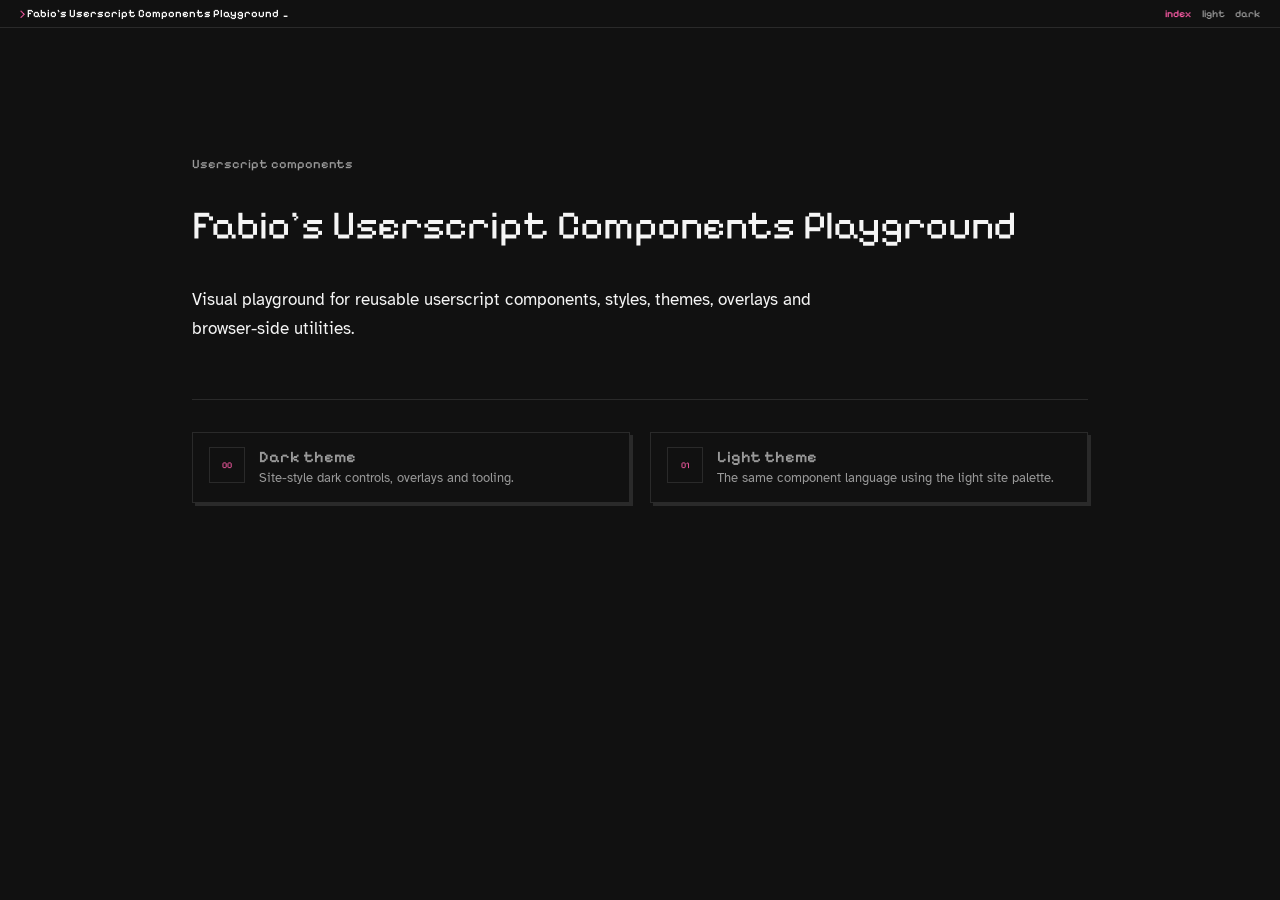
<file: docs/index.html>
<!doctype html>
<html lang="en" data-theme="dark">
<head>

  <meta charset="utf-8">

  <meta
    name="viewport"
    content="width=device-width, initial-scale=1"
  >

  <title>Fabio's Userscript Components Playground</title>

  <link rel="stylesheet" href="./styles/fonts.css">

  <style>

    :root {

      --bg: #111111;
      --fg: #f5f5f5;
      --border: #2a2a2a;
      --muted: #999999;
      --accent: #ff5ca8;

      color-scheme: dark;

      font-family: "Atkinson Hyperlegible", Arial, Verdana, sans-serif;

    }

    * {

      box-sizing: border-box;

    }

    body {

      margin: 0;

      min-height: 100vh;

      display: flex;
      flex-direction: column;

      background: var(--bg);
      color: var(--fg);

      line-height: 1.65;

    }

    body::after {

      content: '';

      position: fixed;
      inset: 0;

      z-index: 9998;

      opacity: 0;

      pointer-events: none;

      background-image:
        url("data:image/svg+xml,%3Csvg viewBox='0 0 400 400' xmlns='http://www.w3.org/2000/svg'%3E%3Cfilter id='n'%3E%3CfeTurbulence type='fractalNoise' baseFrequency='0.9' numOctaves='4' stitchTiles='stitch'/%3E%3C/filter%3E%3Crect width='100%25' height='100%25' filter='url(%23n)'/%3E%3C/svg%3E");

    }

    header {

      position: sticky;
      top: 0;

      z-index: 9999;

      display: flex;
      align-items: center;
      justify-content: space-between;

      min-height: 28px;
      padding:
        0
        1.25rem;

      border-bottom:
        1px solid
        var(--border);

      background: var(--bg);

    }

    .site-name {

      color: var(--fg);

      font:
        600
        0.7rem
        "Pixelify Sans",
        sans-serif;

      text-decoration: none;

    }

    .site-name::before {

      content: '> ';

      color: var(--accent);

      font-size: 0.55rem;

    }

    .site-name::after {

      content: '_';

      margin-left: 2px;

      animation:
        blink
        1s
        step-end
        infinite;

    }

    @keyframes blink {

      0%,
      50% {
        opacity: 1;
      }

      51%,
      100% {
        opacity: 0;
      }

    }

    .header-nav {

      display: flex;
      align-items: center;
      gap: 0.65rem;

      color: var(--muted);

      font:
        500
        0.65rem
        "Pixelify Sans",
        sans-serif;

    }

    .header-nav a {

      color: inherit;

      text-decoration: none;

    }

    .header-nav a:hover,
    .header-nav a:focus-visible {

      color: var(--fg);

    }

    .header-nav a[aria-current="page"] {

      color: var(--accent);

    }

    main {

      width:
        min(
          calc(100% - 2.5rem),
          56rem
        );

      margin-inline: auto;

      padding-block:
        clamp(
          4rem,
          10vw,
          8rem
        );

      flex: 1;

    }

    .eyebrow {

      margin:
        0
        0
        1.5rem;

      color: var(--muted);

      font:
        500
        0.8rem
        "Pixelify Sans",
        sans-serif;

    }

    h1 {

      max-width: 52rem;

      margin:
        0
        0
        2rem;

      color: var(--fg);

      font:
        400
        clamp(
          1.45rem,
          4vw,
          2.5rem
        )
        / 1.45
        "Pixelify Sans",
        Arial,
        sans-serif;

    }

    .lead {

      max-width: 42rem;

      margin:
        0
        0
        3.5rem;

      color: var(--fg);

      font-size: 1.05rem;
      line-height: 1.7;

    }

    .grid {

      display: grid;

      grid-template-columns:
        repeat(
          2,
          minmax(0, 1fr)
        );

      gap: 1.25rem;

      padding-top: 2rem;

      border-top:
        1px solid
        var(--border);

    }

    .card {

      display: grid;

      grid-template-columns:
        2.25rem
        minmax(0, 1fr);

      gap: 0.85rem;

      align-items: start;

      padding:
        0.9rem
        1rem;

      border:
        1px solid
        var(--border);

      background: var(--bg);
      color: var(--fg);

      box-shadow:
        3px
        3px
        0
        var(--border);

      text-decoration: none;

      transition:
        transform 100ms linear,
        box-shadow 100ms linear,
        border-color 100ms linear;

    }

    .card:hover,
    .card:focus-visible {

      border-color: var(--accent);

      box-shadow:
        5px
        5px
        0
        var(--accent);

      transform:
        translate(
          -2px,
          -2px
        );

    }

    .card:focus-visible {

      outline:
        2px solid
        var(--accent);

      outline-offset: 3px;

    }

    .card-index {

      display: grid;
      place-items: center;

      width: 2.25rem;
      height: 2.25rem;

      border:
        1px solid
        var(--border);

      color: var(--accent);

      font:
        400
        0.55rem
        "Pixelify Sans",
        Arial,
        sans-serif;

    }

    .card-copy {

      display: flex;
      flex-direction: column;
      gap: 0.18rem;

      min-width: 0;

    }

    strong {

      color: inherit;

      font:
        600
        1rem
        / 1.2
        "Pixelify Sans",
        sans-serif;

    }

    .card span:last-child {

      color: var(--muted);

      font-size: 0.82rem;
      line-height: 1.35;

    }

    @media (max-width: 620px) {

      .grid {

        grid-template-columns:
          minmax(0, 1fr);

      }

      main {

        width:
          min(
            calc(100% - 1.5rem),
            56rem
          );

      }

    }

    @media (prefers-reduced-motion: reduce) {

      .site-name::after {

        animation: none;

      }

      .card {

        transition: none;

      }

    }

  </style>

</head>
<body>

  <header>

    <a
      class="site-name"
      href="./index.html"
    >
      Fabio's Userscript Components Playground
    </a>

    <nav class="header-nav" aria-label="Playground pages">
      <a href="./index.html" aria-current="page">index</a>
      <a href="./light.html">light</a>
      <a href="./dark.html">dark</a>
    </nav>

  </header>


  <main>

    <p class="eyebrow">
      Userscript components
    </p>

    <h1>
      Fabio's Userscript Components Playground
    </h1>

    <p class="lead">
      Visual playground for reusable userscript components, styles, themes,
      overlays and browser-side utilities.
    </p>

    <div class="grid">

      <a
        class="card"
        href="./dark.html"
      >

        <span class="card-index">
          00
        </span>

        <span class="card-copy">
          <strong>Dark theme</strong>
          <span>
            Site-style dark controls, overlays and tooling.
          </span>
        </span>

      </a>

      <a
        class="card"
        href="./light.html"
      >

        <span class="card-index">
          01
        </span>

        <span class="card-copy">
          <strong>Light theme</strong>
          <span>
            The same component language using the light site palette.
          </span>
        </span>

      </a>

    </div>

  </main>

</body>
</html>
</file>
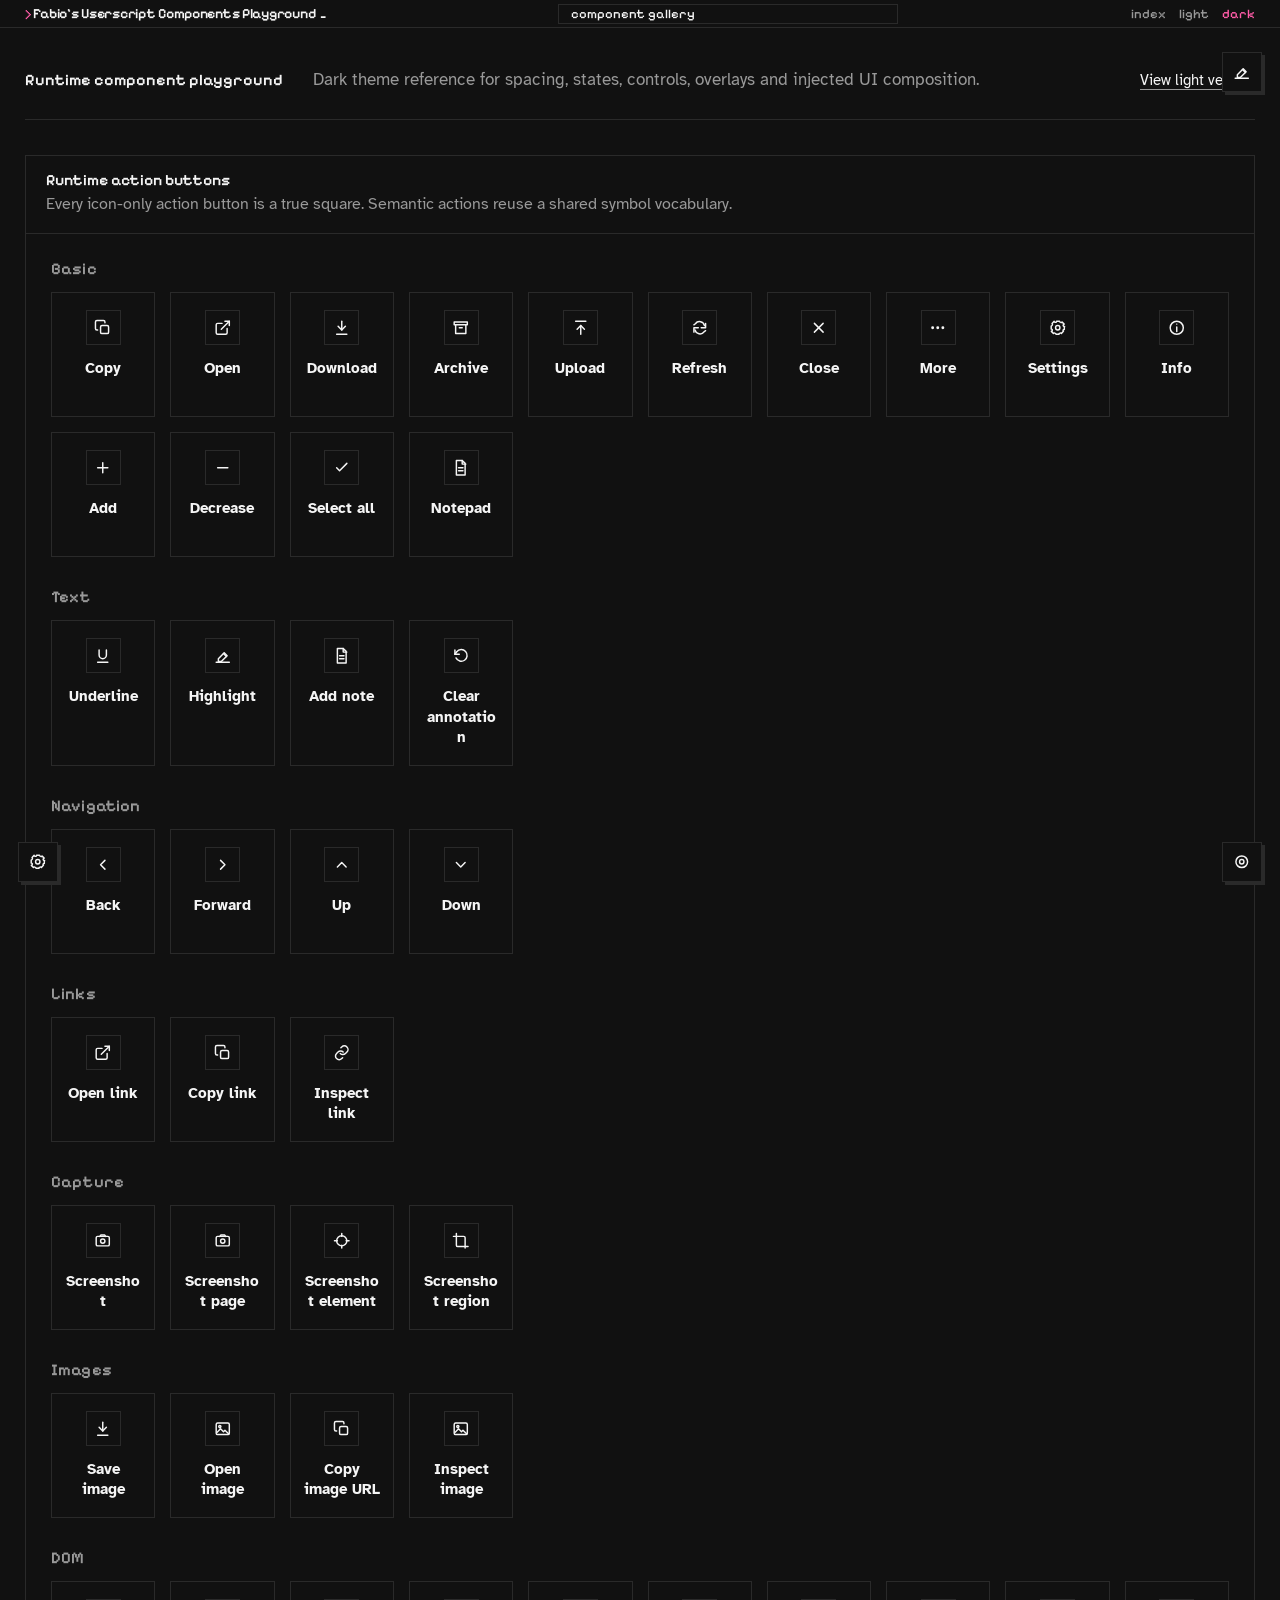
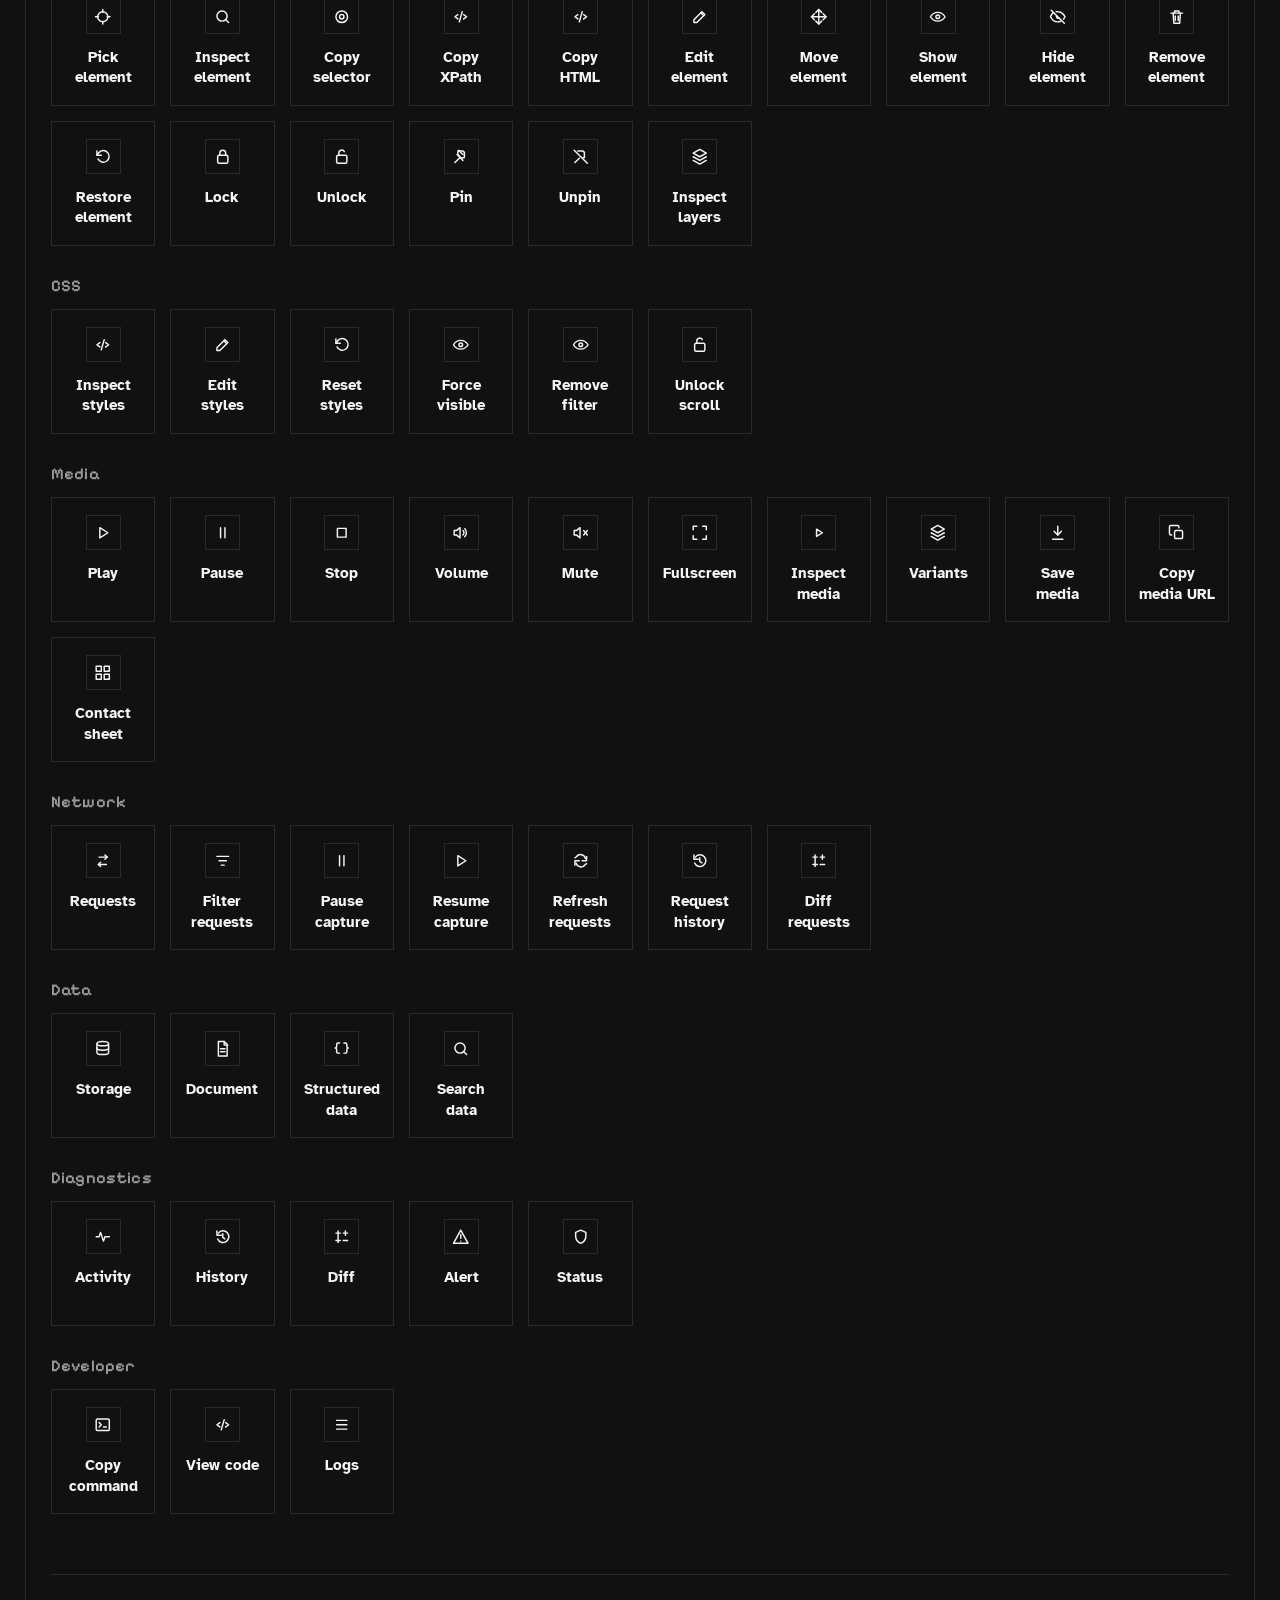
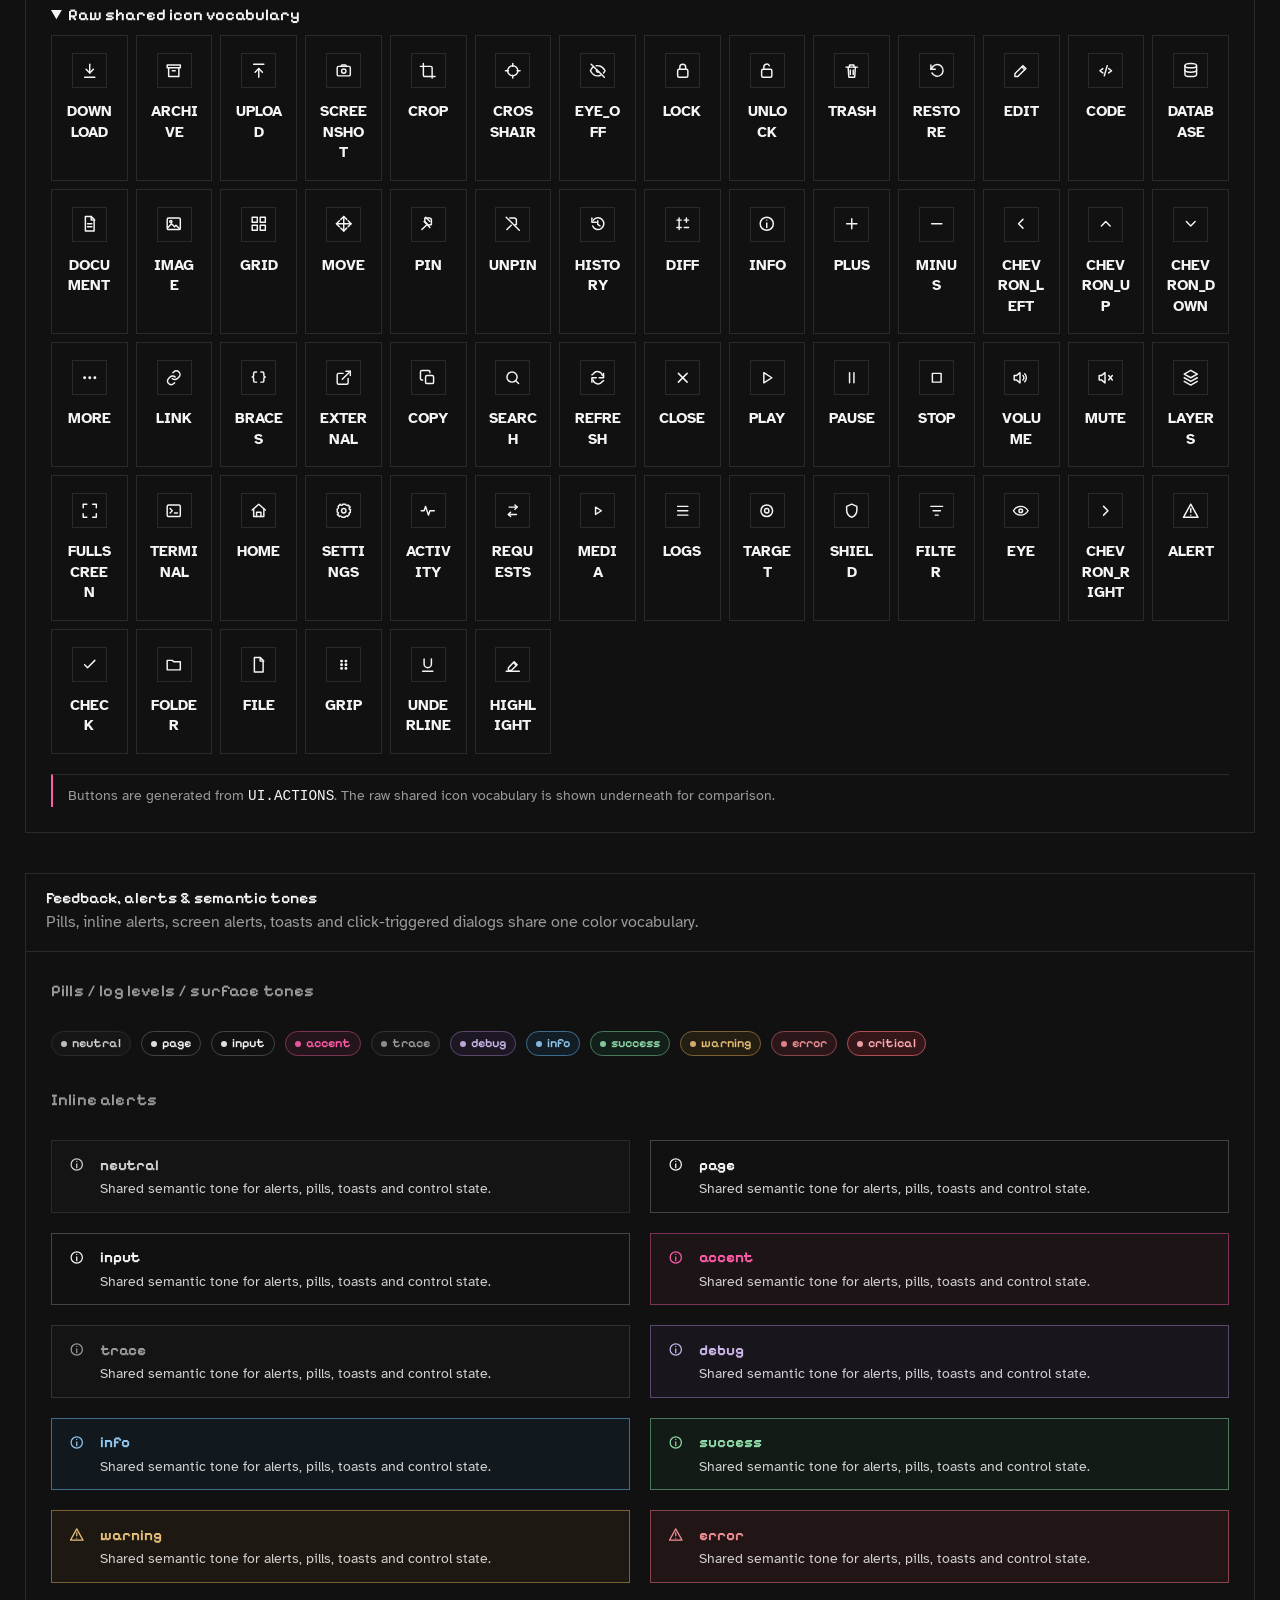
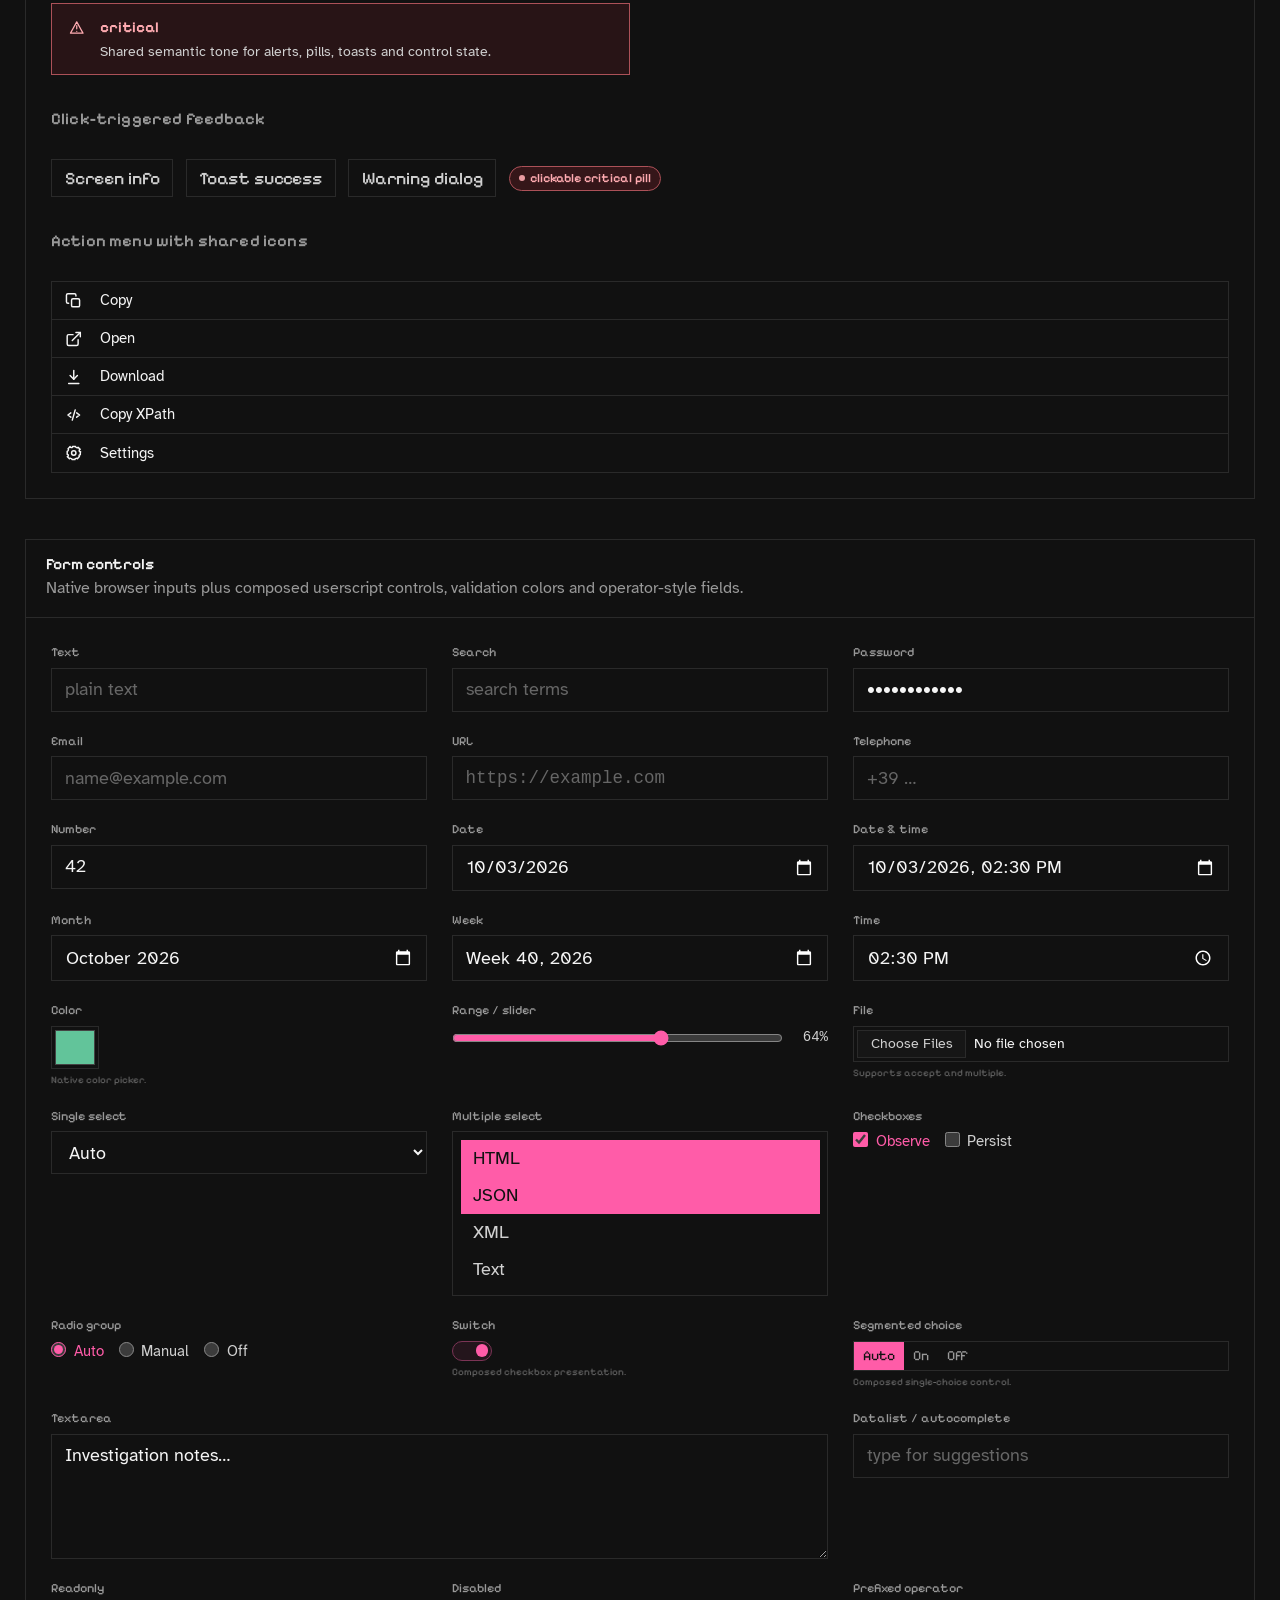
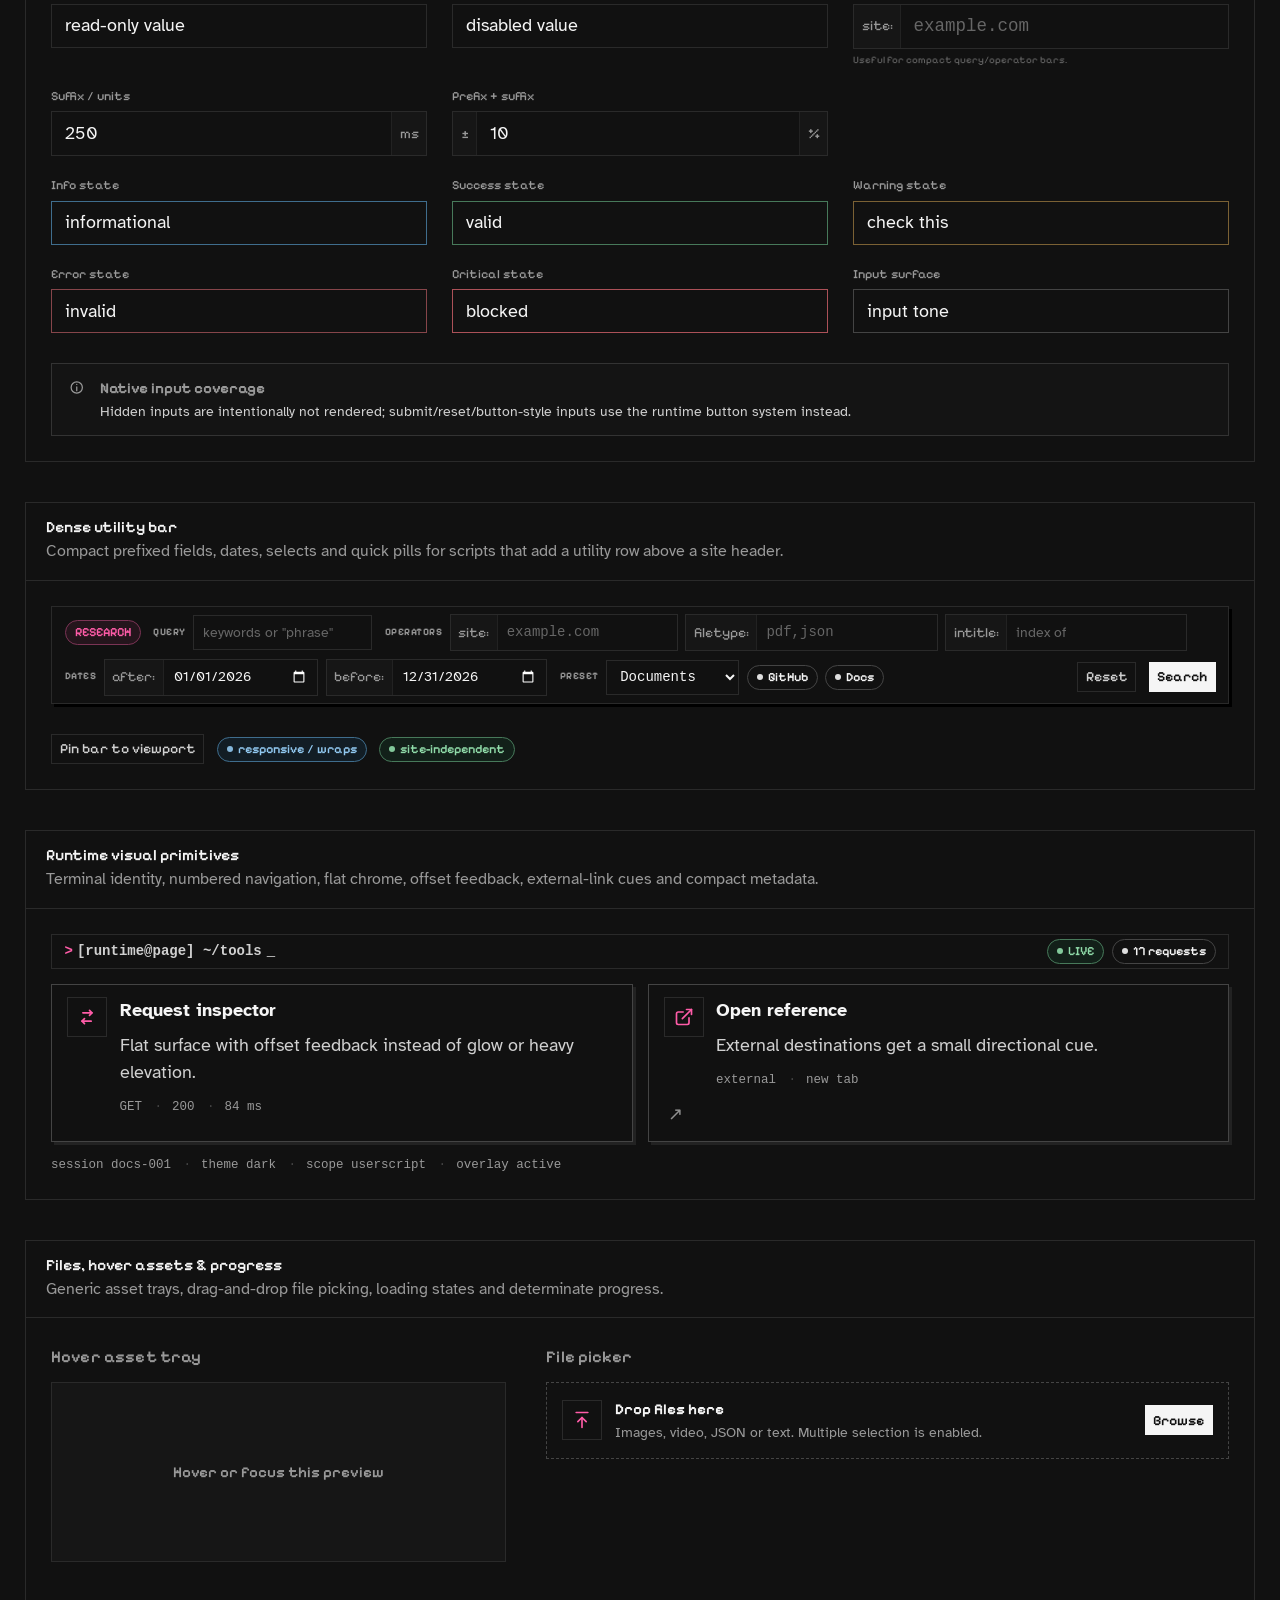
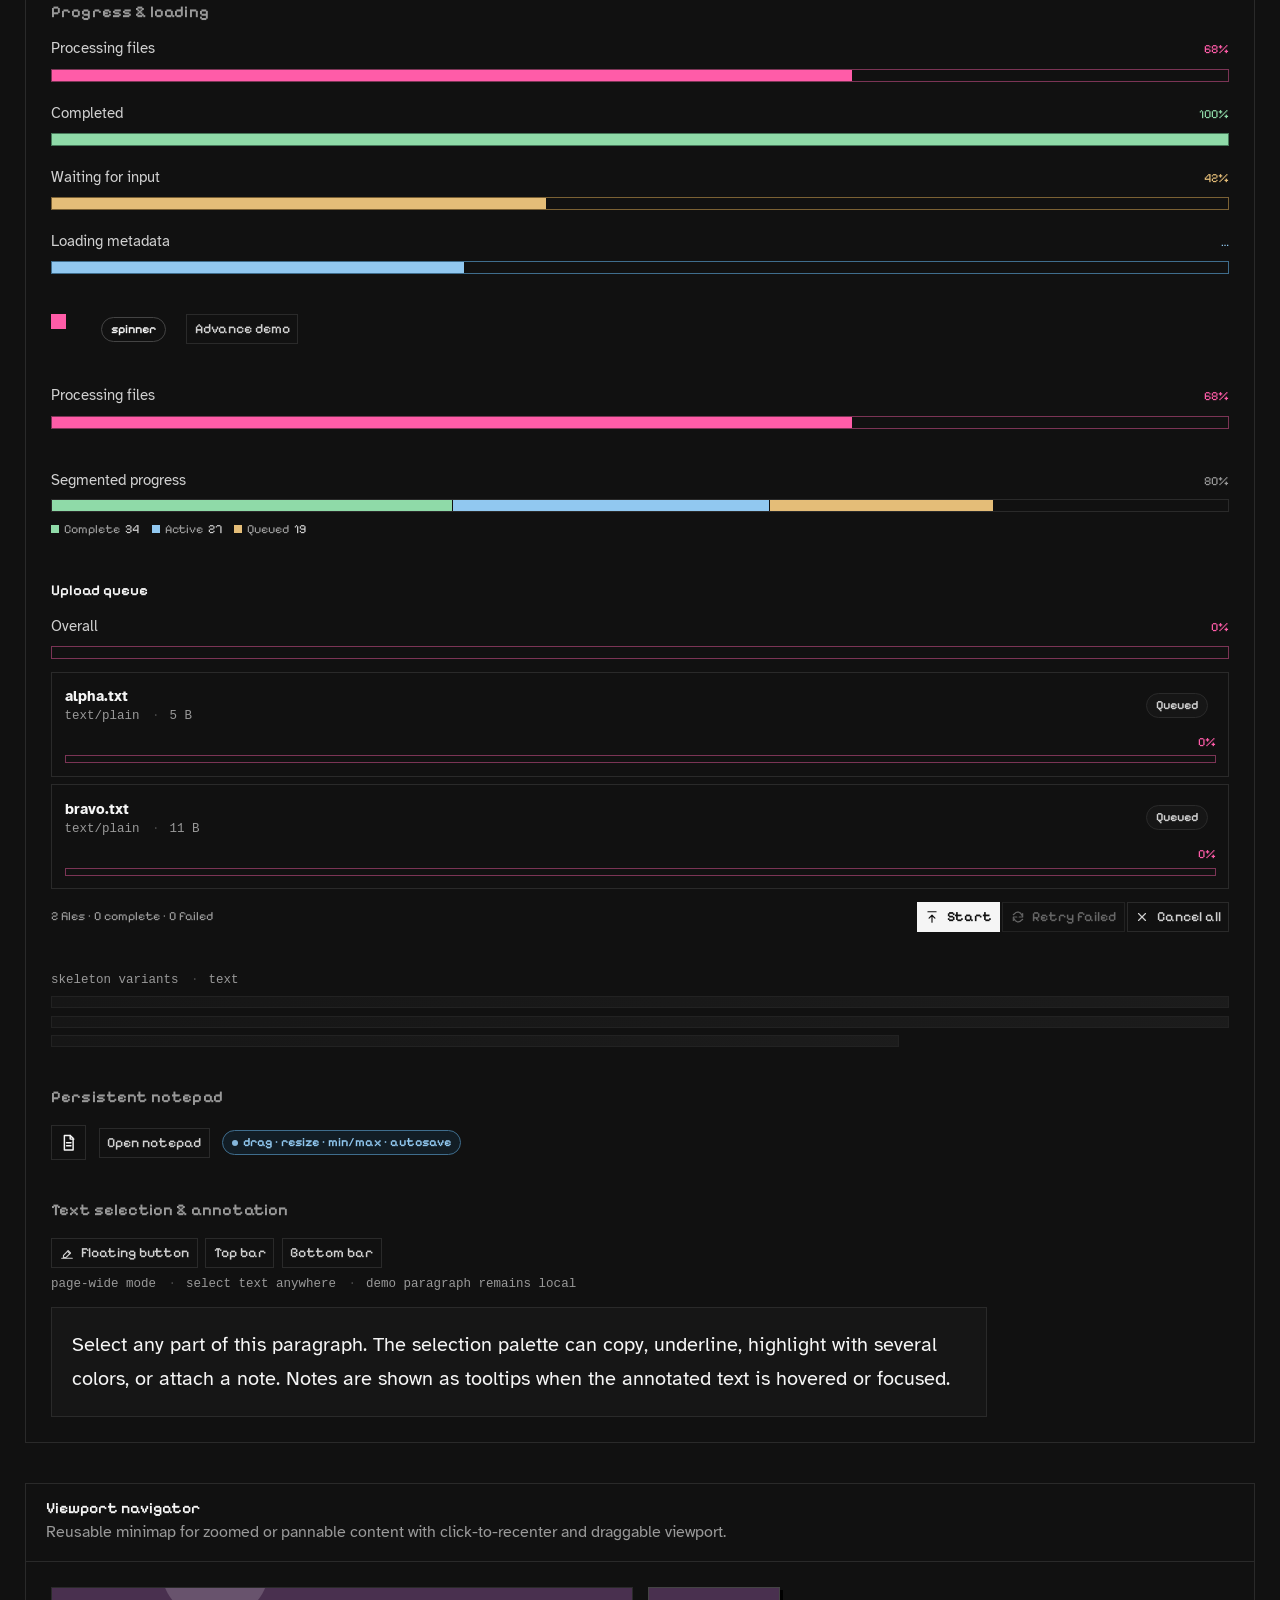
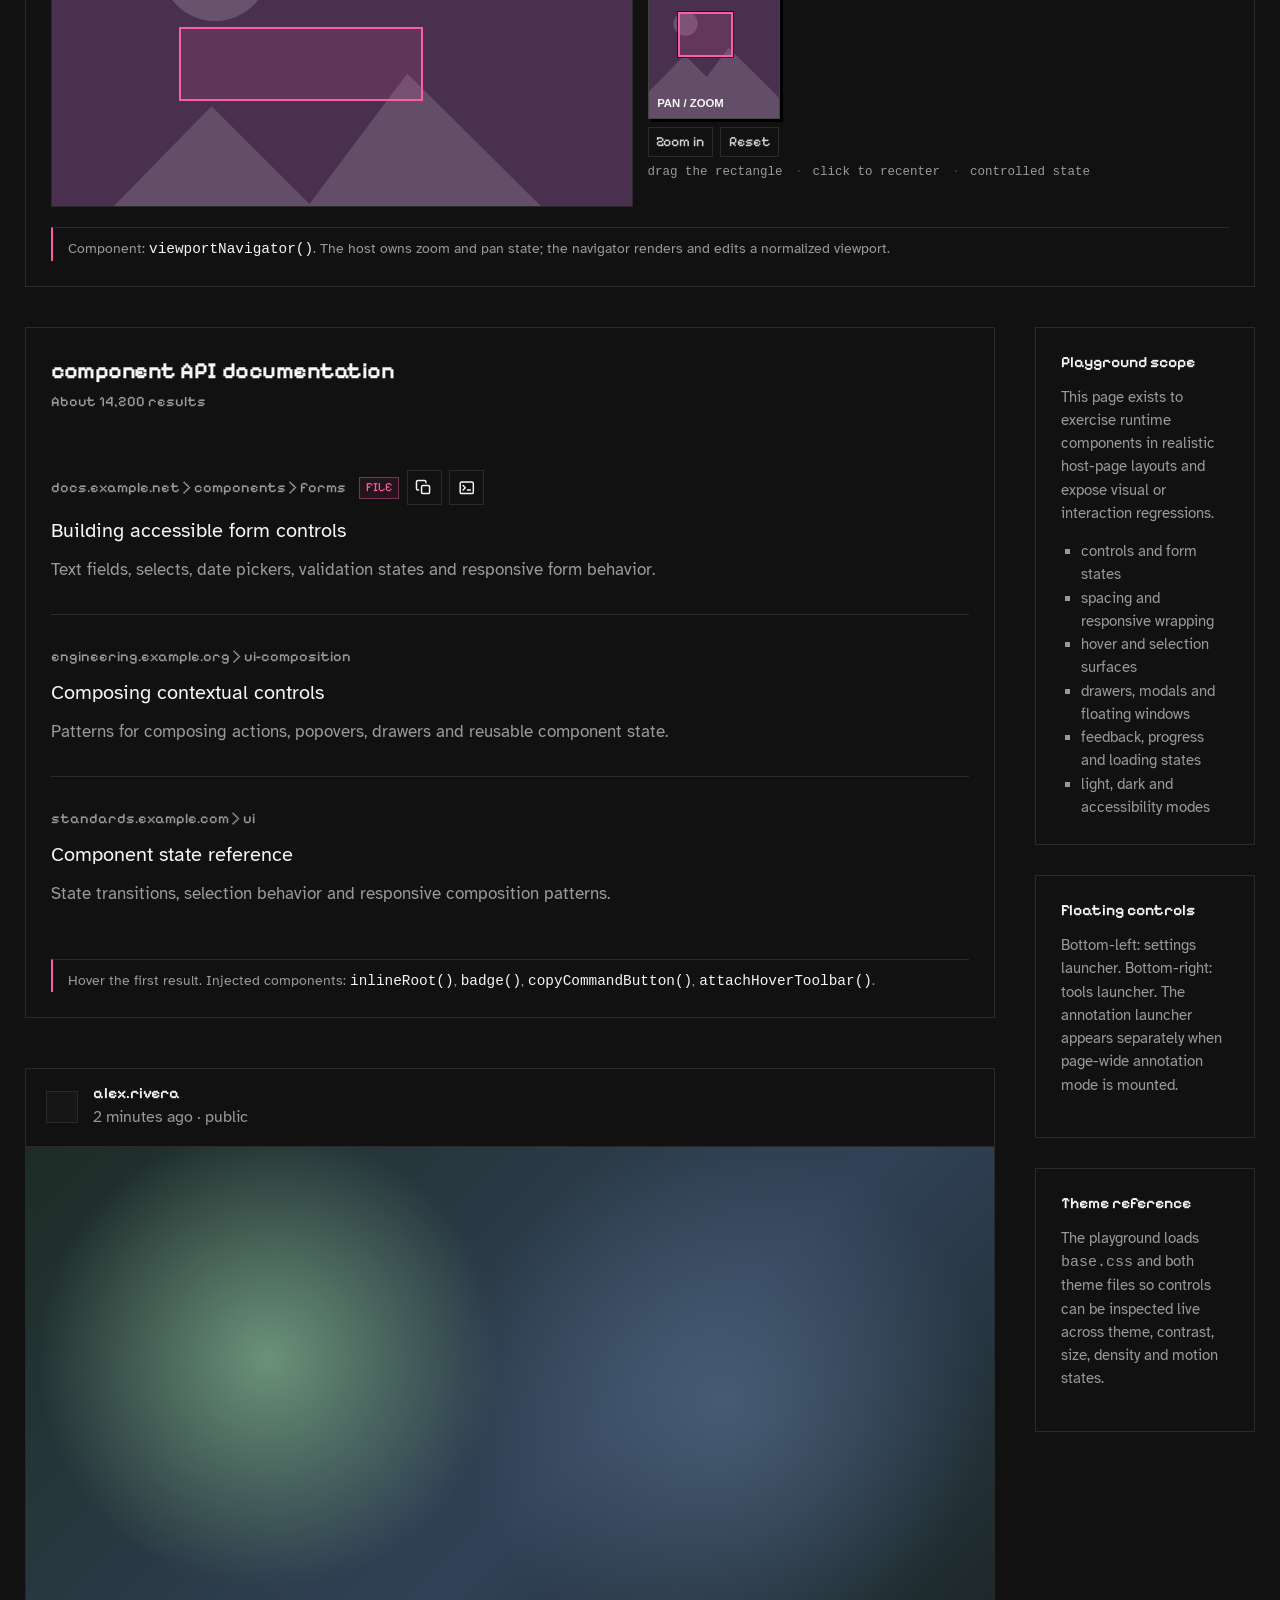
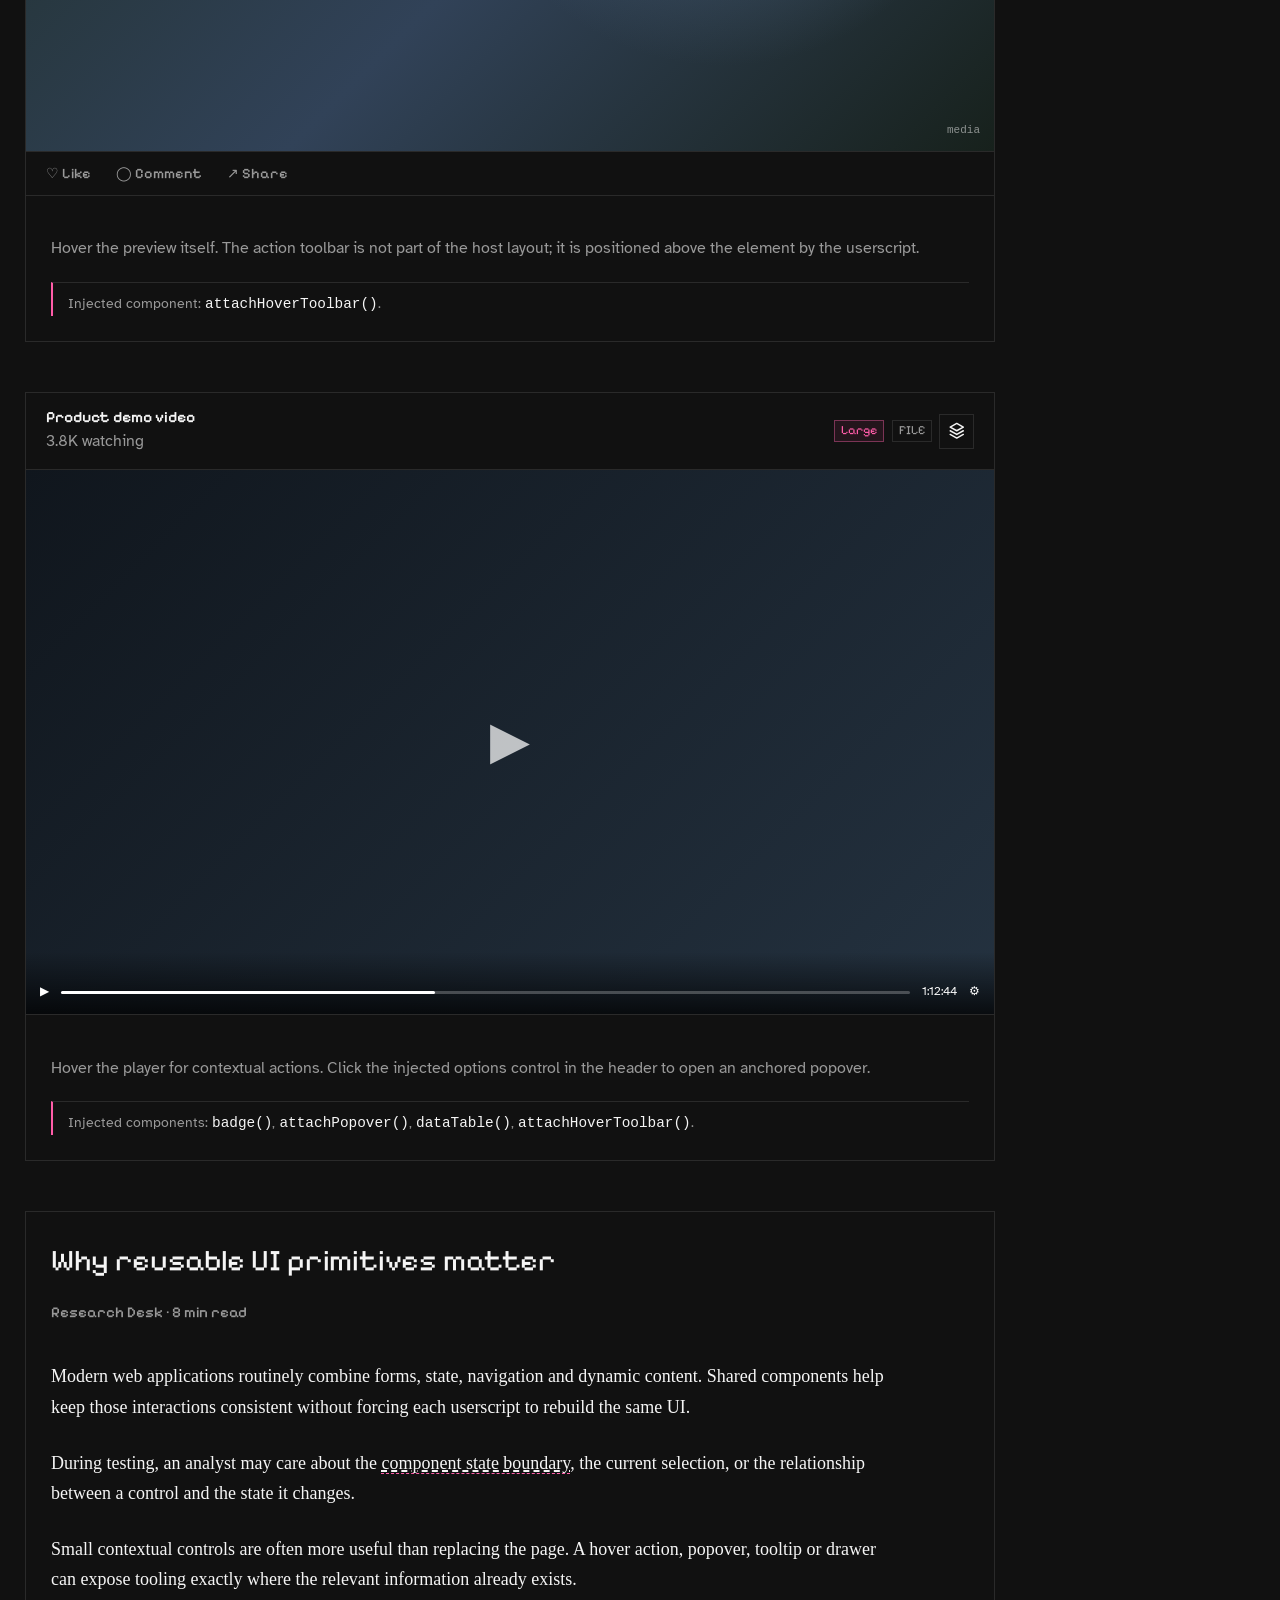
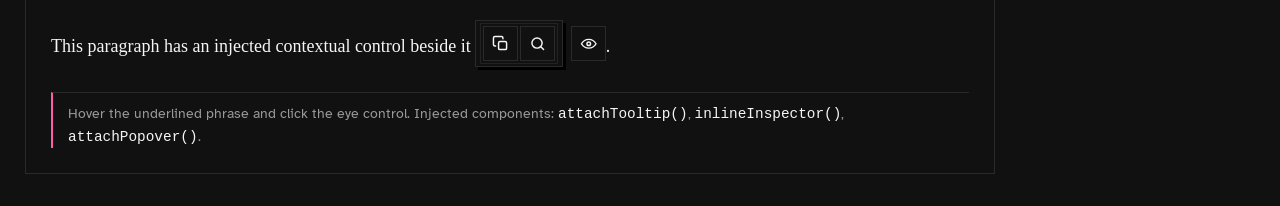
<file: docs/dark.html>
<!doctype html>
<html lang="en" data-theme="dark">
<head>

  <meta charset="utf-8">

  <meta
    name="viewport"
    content="width=device-width, initial-scale=1"
  >

  <title>Fabio's Userscript Components Playground — Dark</title>

  <link
    rel="stylesheet"
    href="./styles/fonts.css"
  >

  <link
    rel="stylesheet"
    href="./styles/base.css"
  >

  <link
    rel="stylesheet"
    href="./styles/themes/dark.css"
  >

  <link
    rel="stylesheet"
    href="./styles/themes/light.css"
  >

  <link
    rel="stylesheet"
    href="./gallery.css"
  >

</head>
<body>

  <header class="site-header">

    <div class="site-brand">
      Fabio's Userscript Components Playground
    </div>

    <label class="site-search">
      <input
        type="search"
        value="component gallery"
        aria-label="Search"
      >
    </label>

    <nav class="site-nav" aria-label="Playground pages">
      <a href="./index.html">index</a>
      <a href="./light.html">light</a>
      <a href="./dark.html" aria-current="page">dark</a>
    </nav>

  </header>


  <main class="page">

    <div class="docs-banner">

      <strong>
        Runtime component playground
      </strong>

      <span>
        Dark theme reference for spacing, states, controls, overlays and injected UI composition.
      </span>

      <a href="./light.html">
        View light version
      </a>

    </div>


    <section class="site-card action-catalog">

      <div class="site-card-header">

        <div class="site-meta">

          <strong>
            Runtime action buttons
          </strong>

          <span>
            Every icon-only action button is a true square. Semantic actions reuse a shared symbol vocabulary.
          </span>

        </div>

      </div>

      <div class="site-card-body">

        <div id="action-gallery"></div>

        <div class="component-note">
          Buttons are generated from <code>UI.ACTIONS</code>. The raw shared icon vocabulary is shown underneath for comparison.
        </div>

      </div>

    </section>


    <section class="site-card">

      <div class="site-card-header">

        <div class="site-meta">

          <strong>
            Feedback, alerts & semantic tones
          </strong>

          <span>
            Pills, inline alerts, screen alerts, toasts and click-triggered dialogs share one color vocabulary.
          </span>

        </div>

      </div>

      <div class="site-card-body">
        <div id="feedback-gallery"></div>
      </div>

    </section>


    <section class="site-card">

      <div class="site-card-header">

        <div class="site-meta">

          <strong>
            Form controls
          </strong>

          <span>
            Native browser inputs plus composed userscript controls, validation colors and operator-style fields.
          </span>

        </div>

      </div>

      <div class="site-card-body">
        <div id="input-gallery"></div>
      </div>

    </section>


    <section class="site-card">

      <div class="site-card-header">

        <div class="site-meta">

          <strong>
            Dense utility bar
          </strong>

          <span>
            Compact prefixed fields, dates, selects and quick pills for scripts that add a utility row above a site header.
          </span>

        </div>

      </div>

      <div class="site-card-body">
        <div id="utility-gallery"></div>
      </div>

    </section>


    <section class="site-card">

      <div class="site-card-header">

        <div class="site-meta">

          <strong>
            Runtime visual primitives
          </strong>

          <span>
            Terminal identity, numbered navigation, flat chrome, offset feedback, external-link cues and compact metadata.
          </span>

        </div>

      </div>

      <div class="site-card-body">
        <div id="inspiration-gallery"></div>
      </div>

    </section>


    <section class="site-card">

      <div class="site-card-header">

        <div class="site-meta">

          <strong>
            Files, hover assets & progress
          </strong>

          <span>
            Generic asset trays, drag-and-drop file picking, loading states and determinate progress.
          </span>

        </div>

      </div>

      <div class="site-card-body">

        <div class="utility-demo-grid">

          <div>

            <div class="catalog-subtitle">
              Hover asset tray
            </div>

            <div
              class="asset-hover-demo-target"
              id="asset-hover-target"
              tabindex="0"
            >
              Hover or focus this preview
            </div>

          </div>

          <div>

            <div class="catalog-subtitle">
              File picker
            </div>

            <div id="file-picker-gallery"></div>

          </div>

        </div>

        <div class="catalog-subtitle">
          Progress & loading
        </div>

        <div id="progress-gallery"></div>

        <div class="catalog-subtitle">
          Persistent notepad
        </div>

        <div id="notepad-gallery"></div>

        <div class="catalog-subtitle">
          Text selection & annotation
        </div>

        <div id="annotation-mode-gallery"></div>

        <div
          class="selection-demo-copy"
          id="selection-demo"
        >
          Select any part of this paragraph. The selection palette can copy,
          underline, highlight with several colors, or attach a note. Notes are
          shown as tooltips when the annotated text is hovered or focused.
        </div>

      </div>

    </section>



    <section class="site-card">

      <div class="site-card-header">

        <div class="site-meta">

          <strong>
            Viewport navigator
          </strong>

          <span>
            Reusable minimap for zoomed or pannable content with click-to-recenter and draggable viewport.
          </span>

        </div>

      </div>

      <div class="site-card-body">

        <div id="viewport-navigator-gallery"></div>

        <div class="component-note">
          Component:
          <code>viewportNavigator()</code>.
          The host owns zoom and pan state; the navigator renders and edits a normalized viewport.
        </div>

      </div>

    </section>


    <div class="site-layout">

      <div class="site-main">


        <section class="site-card">

          <div class="site-card-body">

            <div class="search-query">
              component API documentation
            </div>

            <div class="search-count">
              About 14,200 results
            </div>


            <article
              class="search-result"
              id="result-1"
            >

              <div class="search-url-row">

                <span class="search-url">
                  docs.example.net › components › forms
                </span>

                <span
                  class="inject-slot"
                  id="result-inline"
                ></span>

              </div>

              <div class="search-title">
                Building accessible form controls
              </div>

              <div class="search-description">
                Text fields, selects, date pickers, validation states and responsive form behavior.
              </div>

            </article>


            <article class="search-result">

              <div class="search-url-row">

                <span class="search-url">
                  engineering.example.org › ui-composition
                </span>

              </div>

              <div class="search-title">
                Composing contextual controls
              </div>

              <div class="search-description">
                Patterns for composing actions, popovers, drawers and reusable component state.
              </div>

            </article>


            <article class="search-result">

              <div class="search-url-row">

                <span class="search-url">
                  standards.example.com › ui
                </span>

              </div>

              <div class="search-title">
                Component state reference
              </div>

              <div class="search-description">
                State transitions, selection behavior and
                responsive composition patterns.
              </div>

            </article>

            <div class="component-note">
              Hover the first result. Injected components:
              <code>inlineRoot()</code>,
              <code>badge()</code>,
              <code>copyCommandButton()</code>,
              <code>attachHoverToolbar()</code>.
            </div>

          </div>

        </section>


        <section class="site-card">

          <div class="site-card-header">

            <div class="site-avatar"></div>

            <div class="site-meta">
              <strong>alex.rivera</strong>
              <span>2 minutes ago · public</span>
            </div>

          </div>

          <div
            class="social-media"
            id="social-media"
          ></div>

          <div class="social-actions">
            <span>♡ Like</span>
            <span>◯ Comment</span>
            <span>↗ Share</span>
          </div>

          <div class="site-card-body">

            <p class="site-muted">
              Hover the preview itself. The action toolbar is not part of the host layout; it is positioned above the element by the userscript.
            </p>

            <div class="component-note">
              Injected component:
              <code>attachHoverToolbar()</code>.
            </div>

          </div>

        </section>


        <section class="site-card">

          <div class="site-card-header">

            <div class="site-meta">

              <strong>
                Product demo video
              </strong>

              <span>
                3.8K watching
              </span>

            </div>

            <span
              class="inject-slot"
              id="video-inline"
              style="margin-left:auto"
            ></span>

          </div>

          <div
            class="video-wrap"
            id="video-target"
          >

            <div class="video-center">
              ▶
            </div>

            <div class="video-chrome">
              <span>▶</span>
              <div class="video-progress"></div>
              <span>1:12:44</span>
              <span>⚙</span>
            </div>

          </div>

          <div class="site-card-body">

            <p class="site-muted">
              Hover the player for contextual actions. Click the injected options control in the header to open an anchored popover.
            </p>

            <div class="component-note">
              Injected components:
              <code>badge()</code>,
              <code>attachPopover()</code>,
              <code>dataTable()</code>,
              <code>attachHoverToolbar()</code>.
            </div>

          </div>

        </section>


        <article class="site-card">

          <div class="site-card-body">

            <h1 class="article-title">
              Why reusable UI primitives matter
            </h1>

            <div class="article-byline">
              Research Desk · 8 min read
            </div>

            <div class="article-body">

              <p>
                Modern web applications routinely combine forms, state, navigation and dynamic content. Shared components help keep those interactions consistent without forcing each userscript to rebuild the same UI.
              </p>

              <p>
                During testing, an analyst may care about the
                <span
                  class="inspectable-text"
                  id="article-term"
                >component state boundary</span>, the current selection, or the relationship between a control and the state it changes.
              </p>

              <p>
                Small contextual controls are often more useful than replacing
                the page. A hover action, popover, tooltip or drawer can expose
                tooling exactly where the relevant information already exists.
              </p>

              <p>
                This paragraph has an injected contextual control beside it
                <span
                  class="inject-slot"
                  id="article-inline"
                ></span>.
              </p>

            </div>

            <div class="component-note">
              Hover the underlined phrase and click the eye control.
              Injected components:
              <code>attachTooltip()</code>,
              <code>inlineInspector()</code>,
              <code>attachPopover()</code>.
            </div>

          </div>

        </article>


      </div>


      <aside class="site-rail">

        <section class="site-card rail-card">

          <h3>
            Playground scope
          </h3>

          <p>
            This page exists to exercise runtime components in realistic host-page layouts and expose visual or interaction regressions.
          </p>

          <ul>
            <li>controls and form states</li>
            <li>spacing and responsive wrapping</li>
            <li>hover and selection surfaces</li>
            <li>drawers, modals and floating windows</li>
            <li>feedback, progress and loading states</li>
            <li>light, dark and accessibility modes</li>
          </ul>

        </section>

        <section class="site-card rail-card">

          <h3>
            Floating controls
          </h3>

          <p>
            Bottom-left: settings launcher. Bottom-right: tools launcher. The annotation launcher appears separately when page-wide annotation mode is mounted.
          </p>

        </section>

        <section class="site-card rail-card">

          <h3>
            Theme reference
          </h3>

          <p>
            The playground loads <code>base.css</code> and both theme files so controls can be inspected live across theme, contrast, size, density and motion states.
          </p>

        </section>

      </aside>

    </div>

  </main>


  <script src="./components/ui.js"></script>
  <script src="./gallery.js"></script>

</body>
</html>
</file>
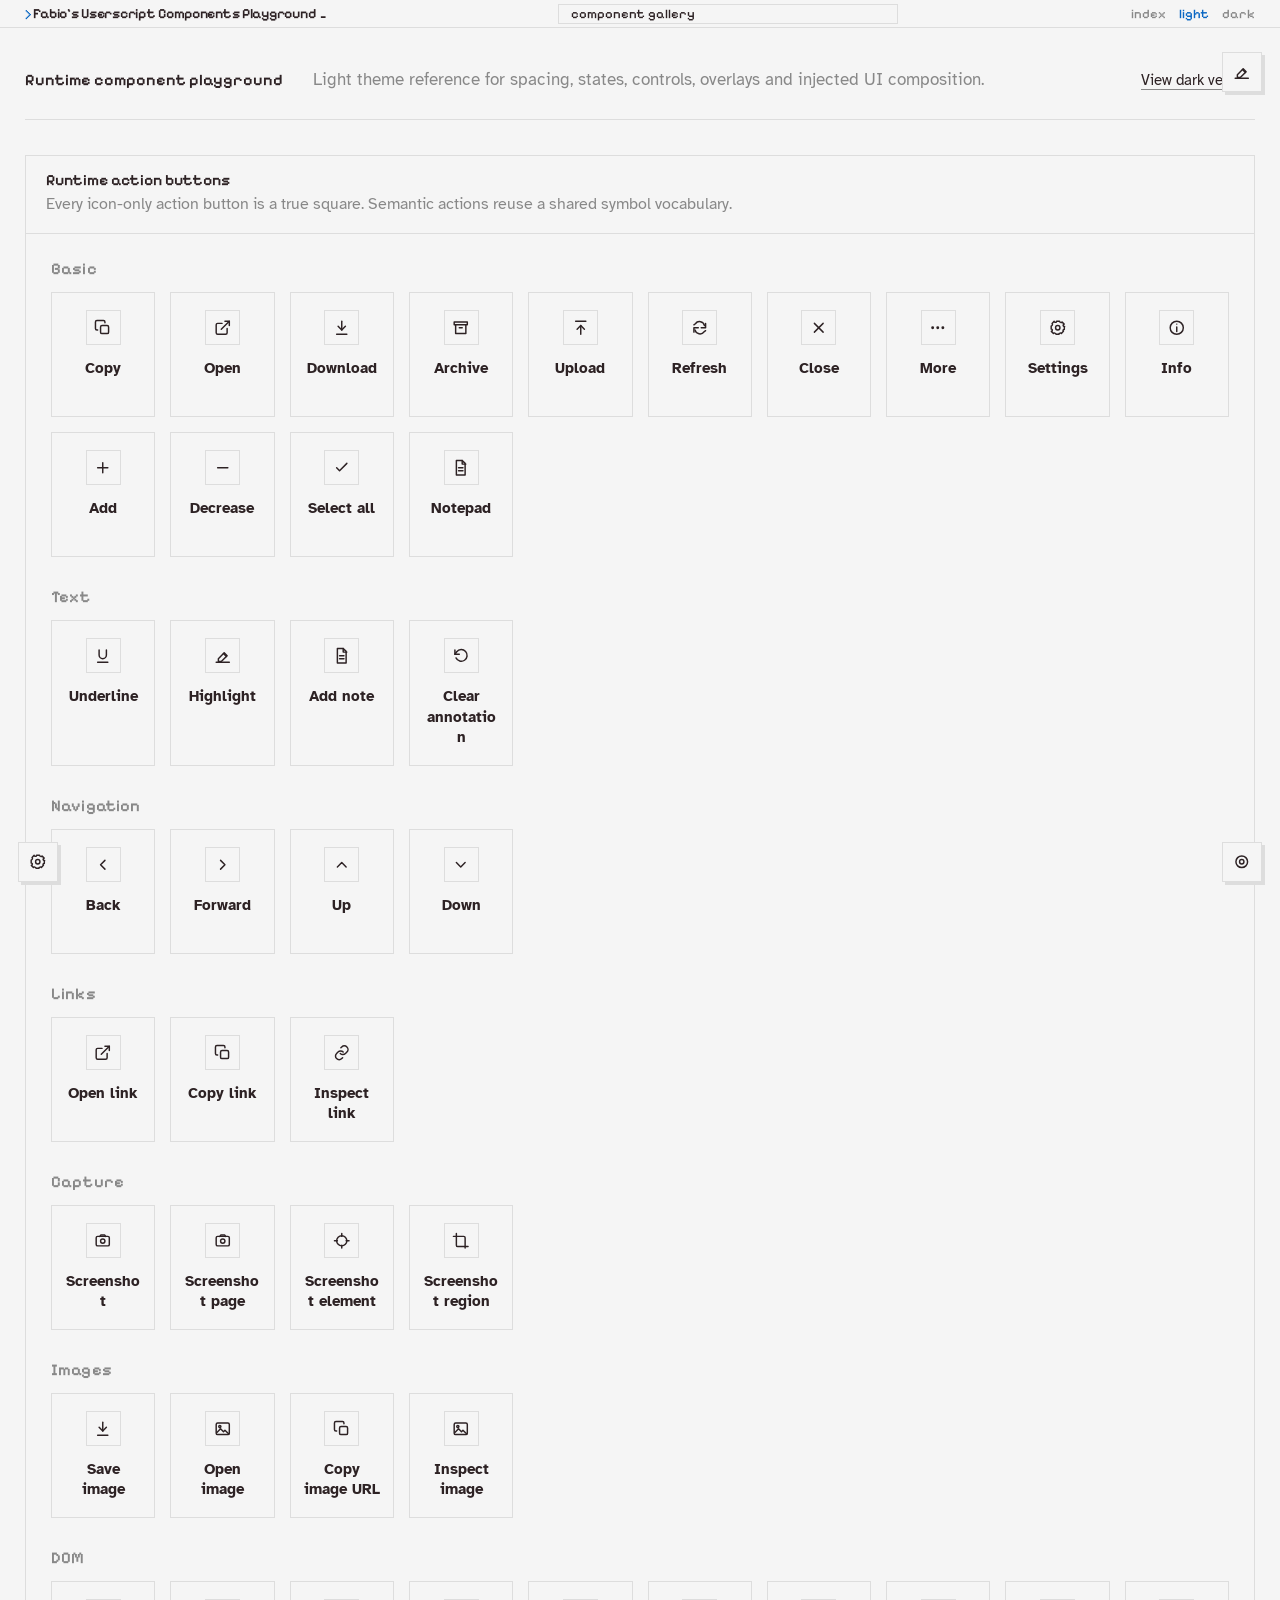
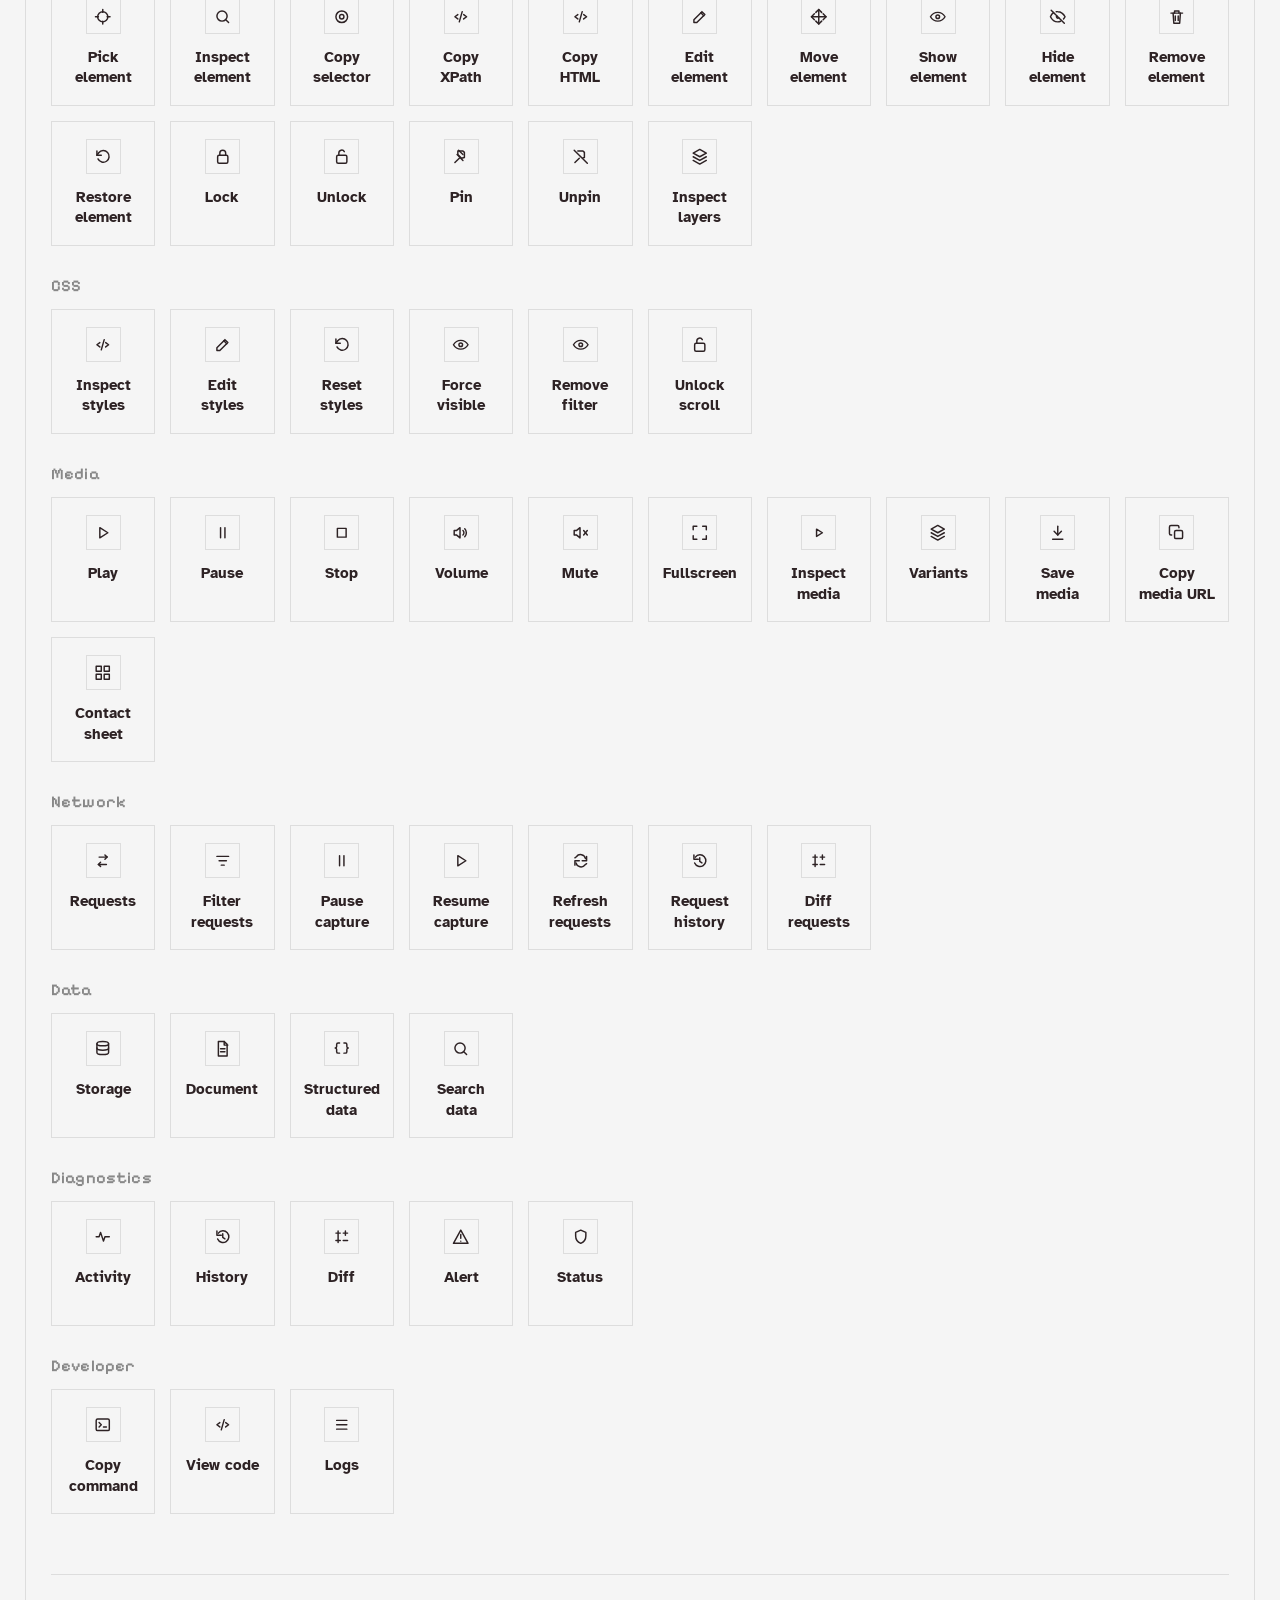
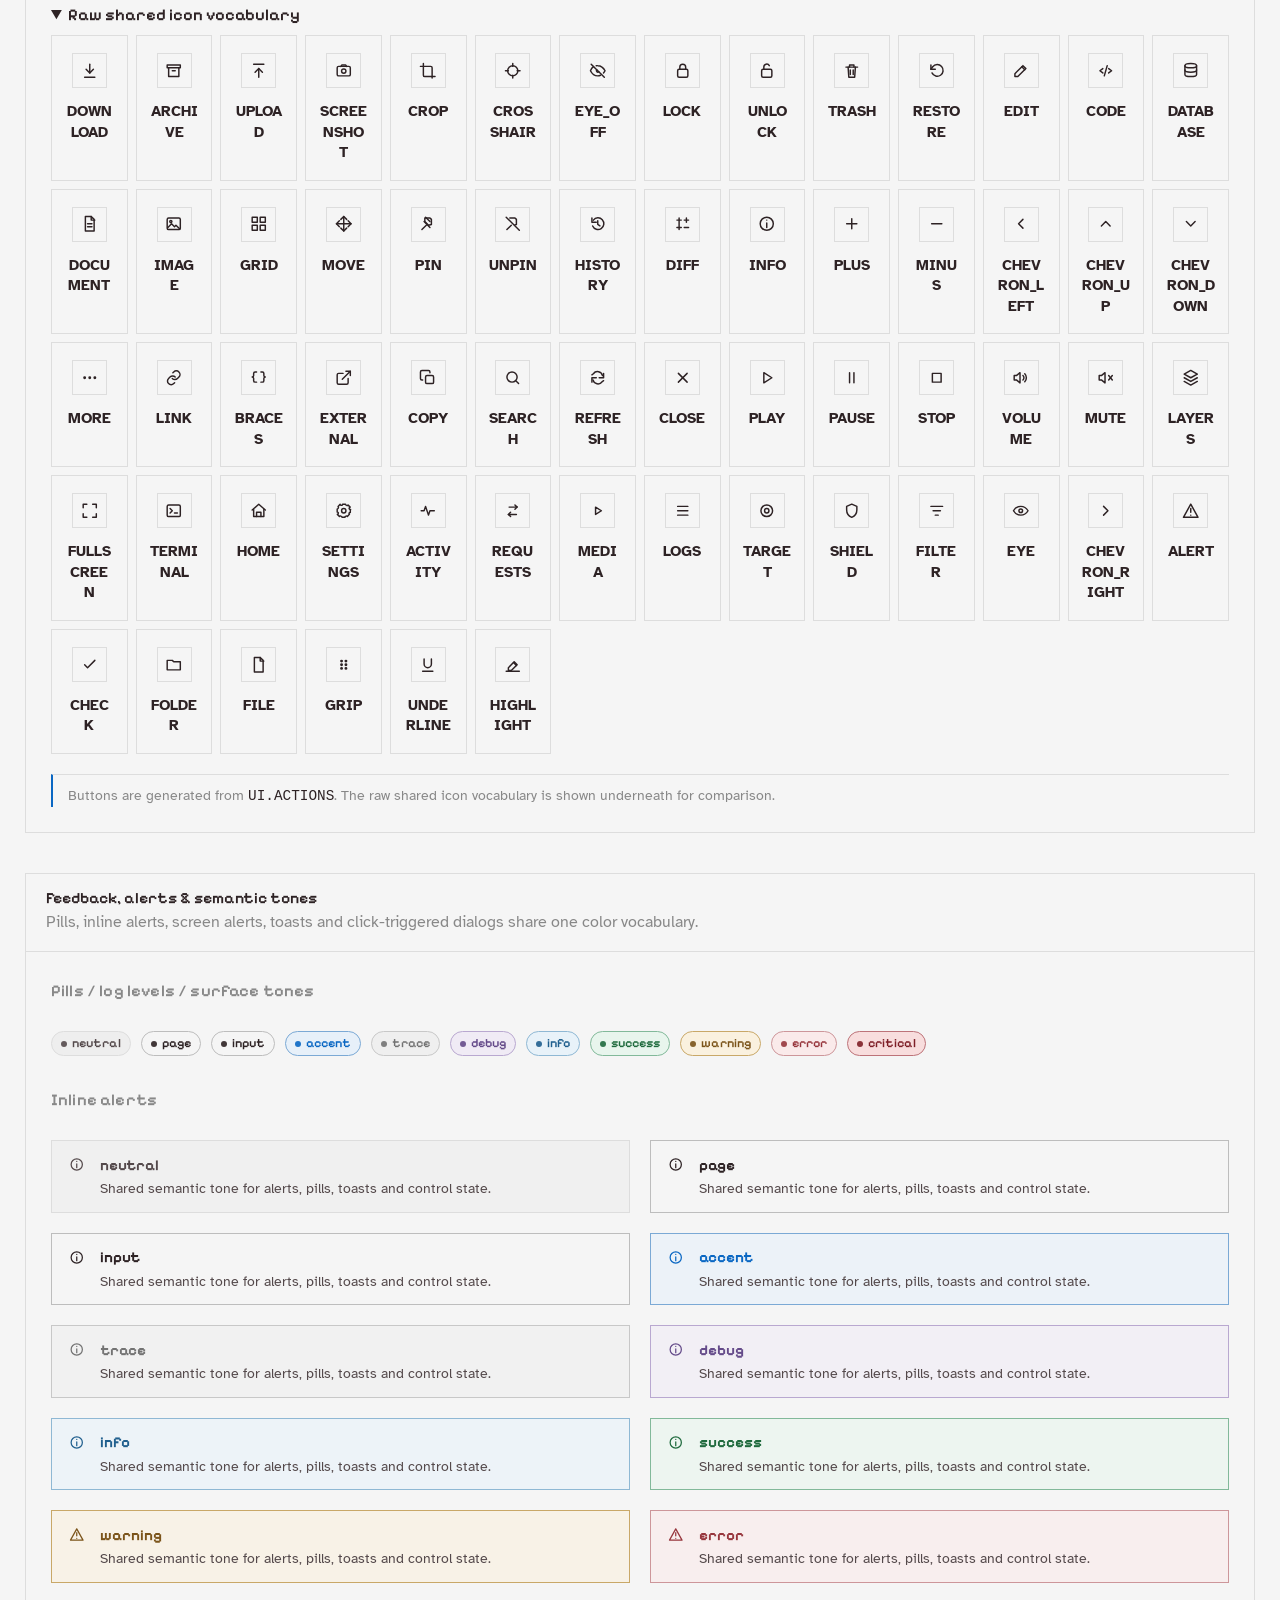
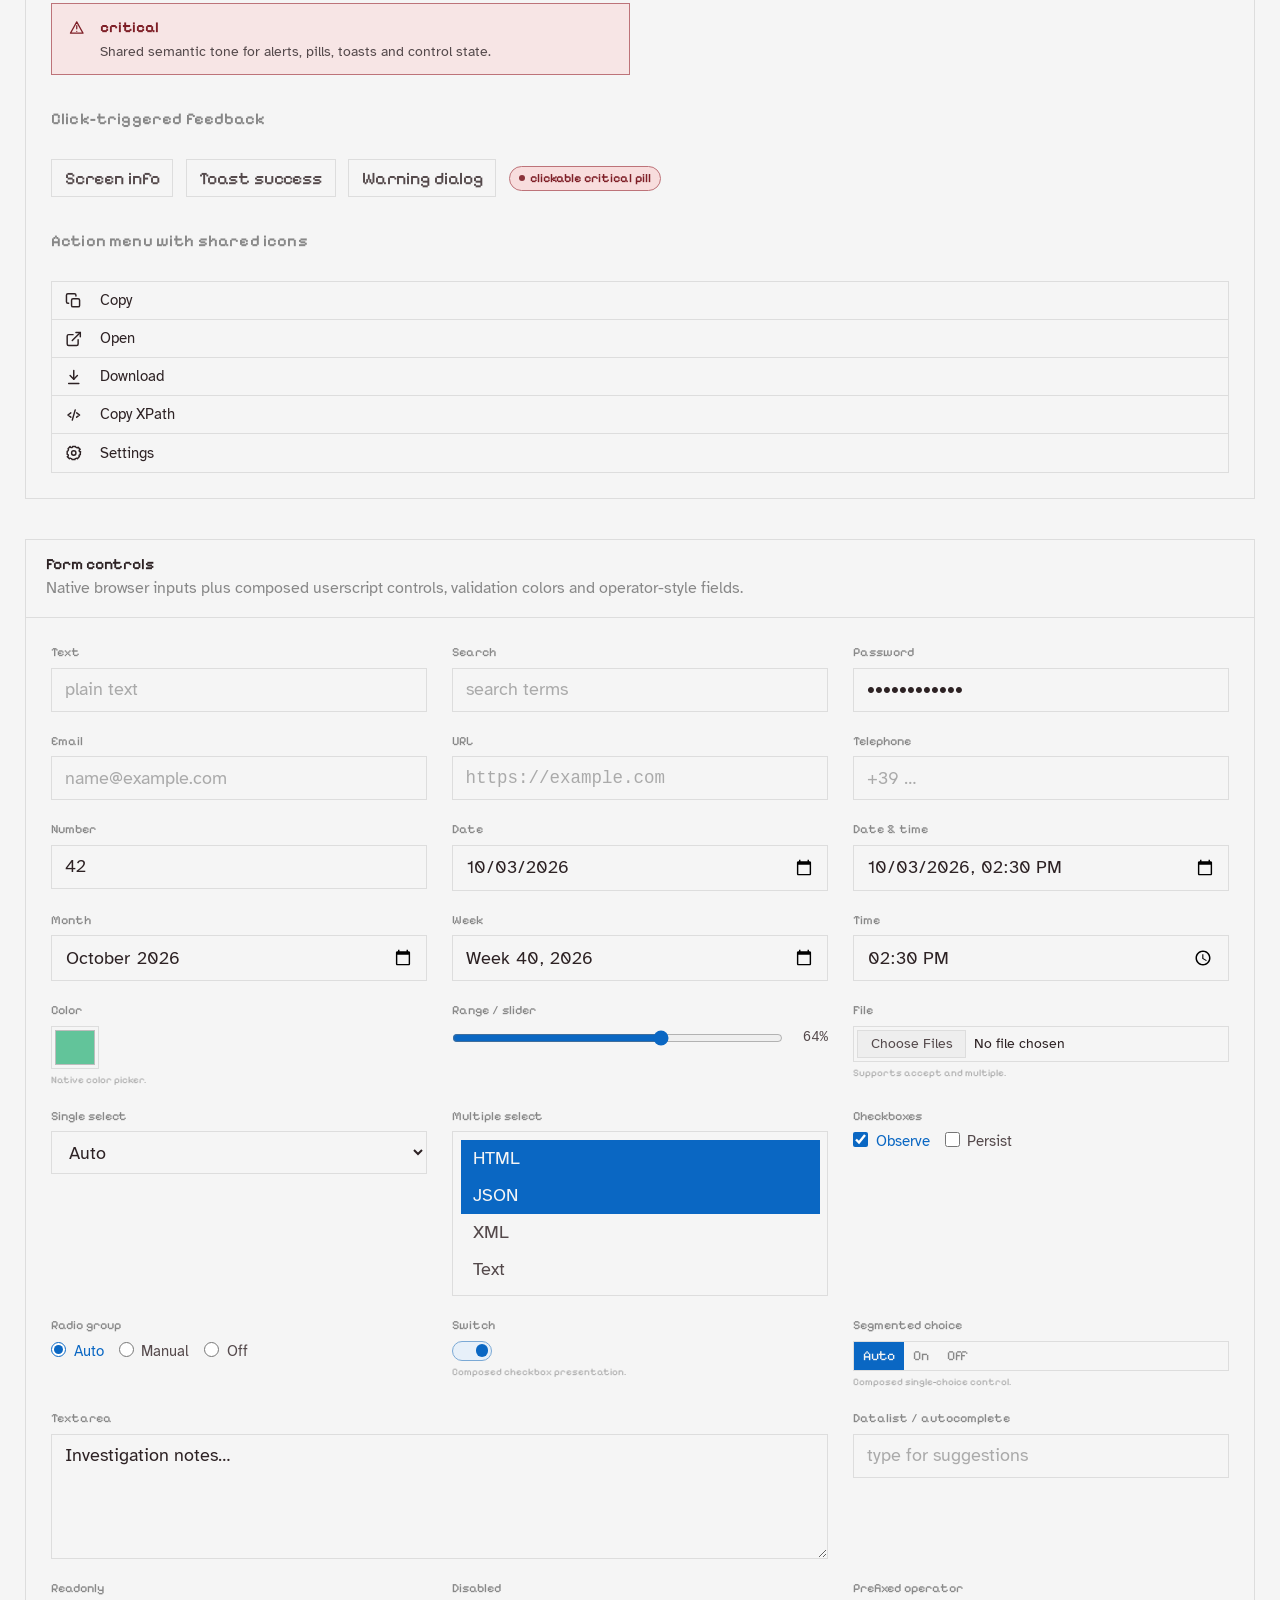
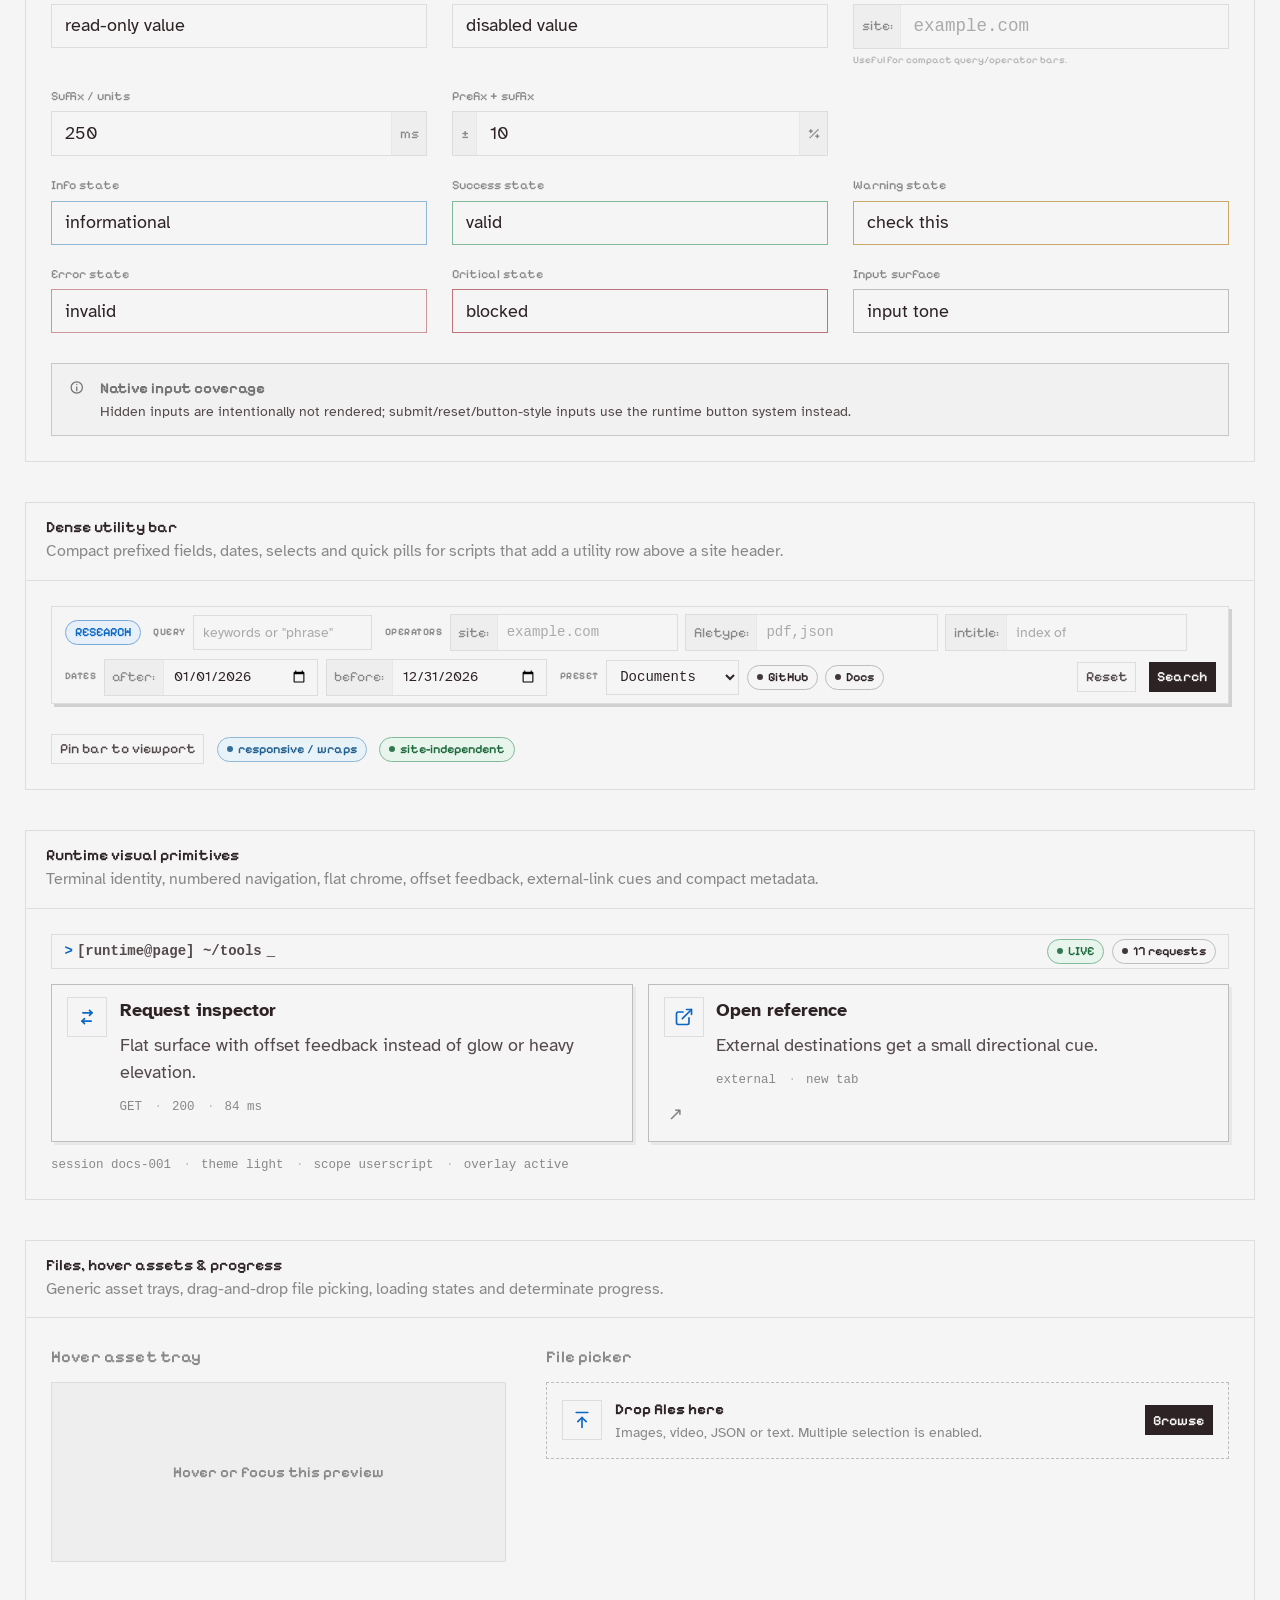
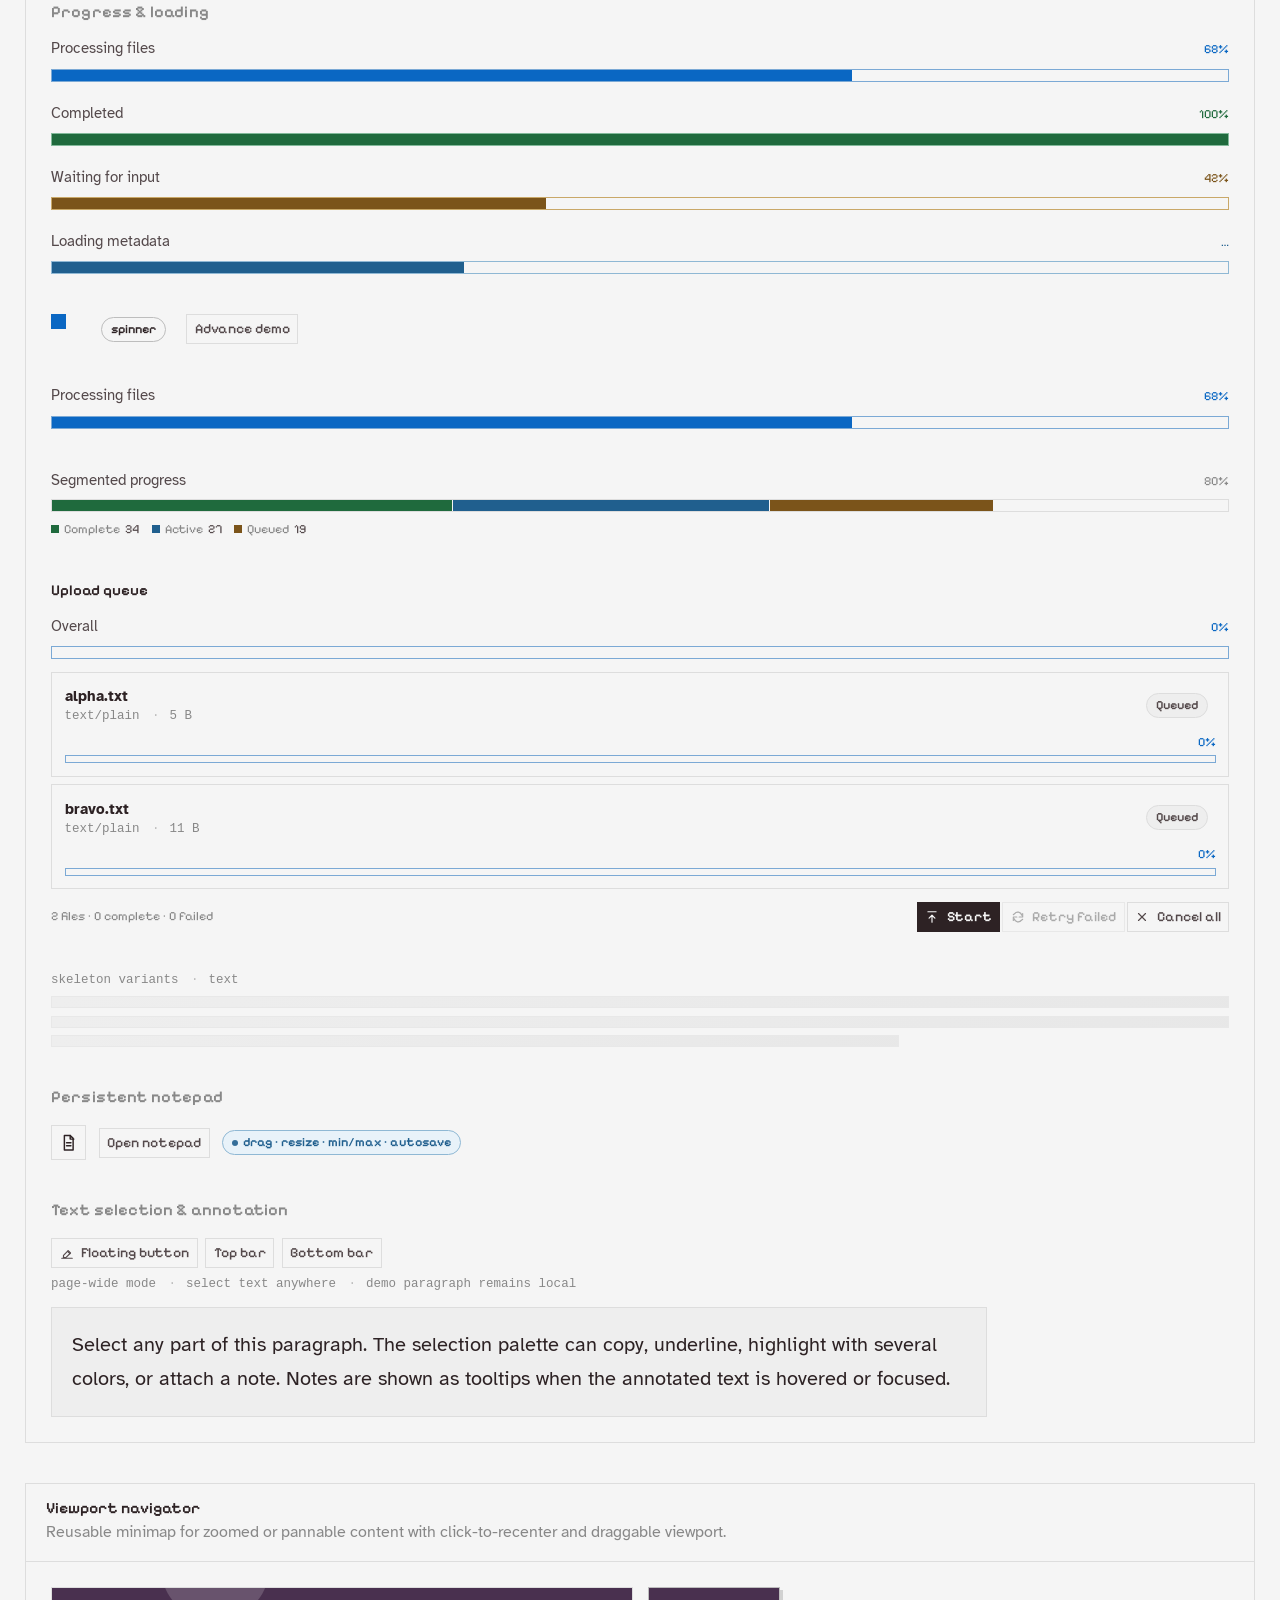
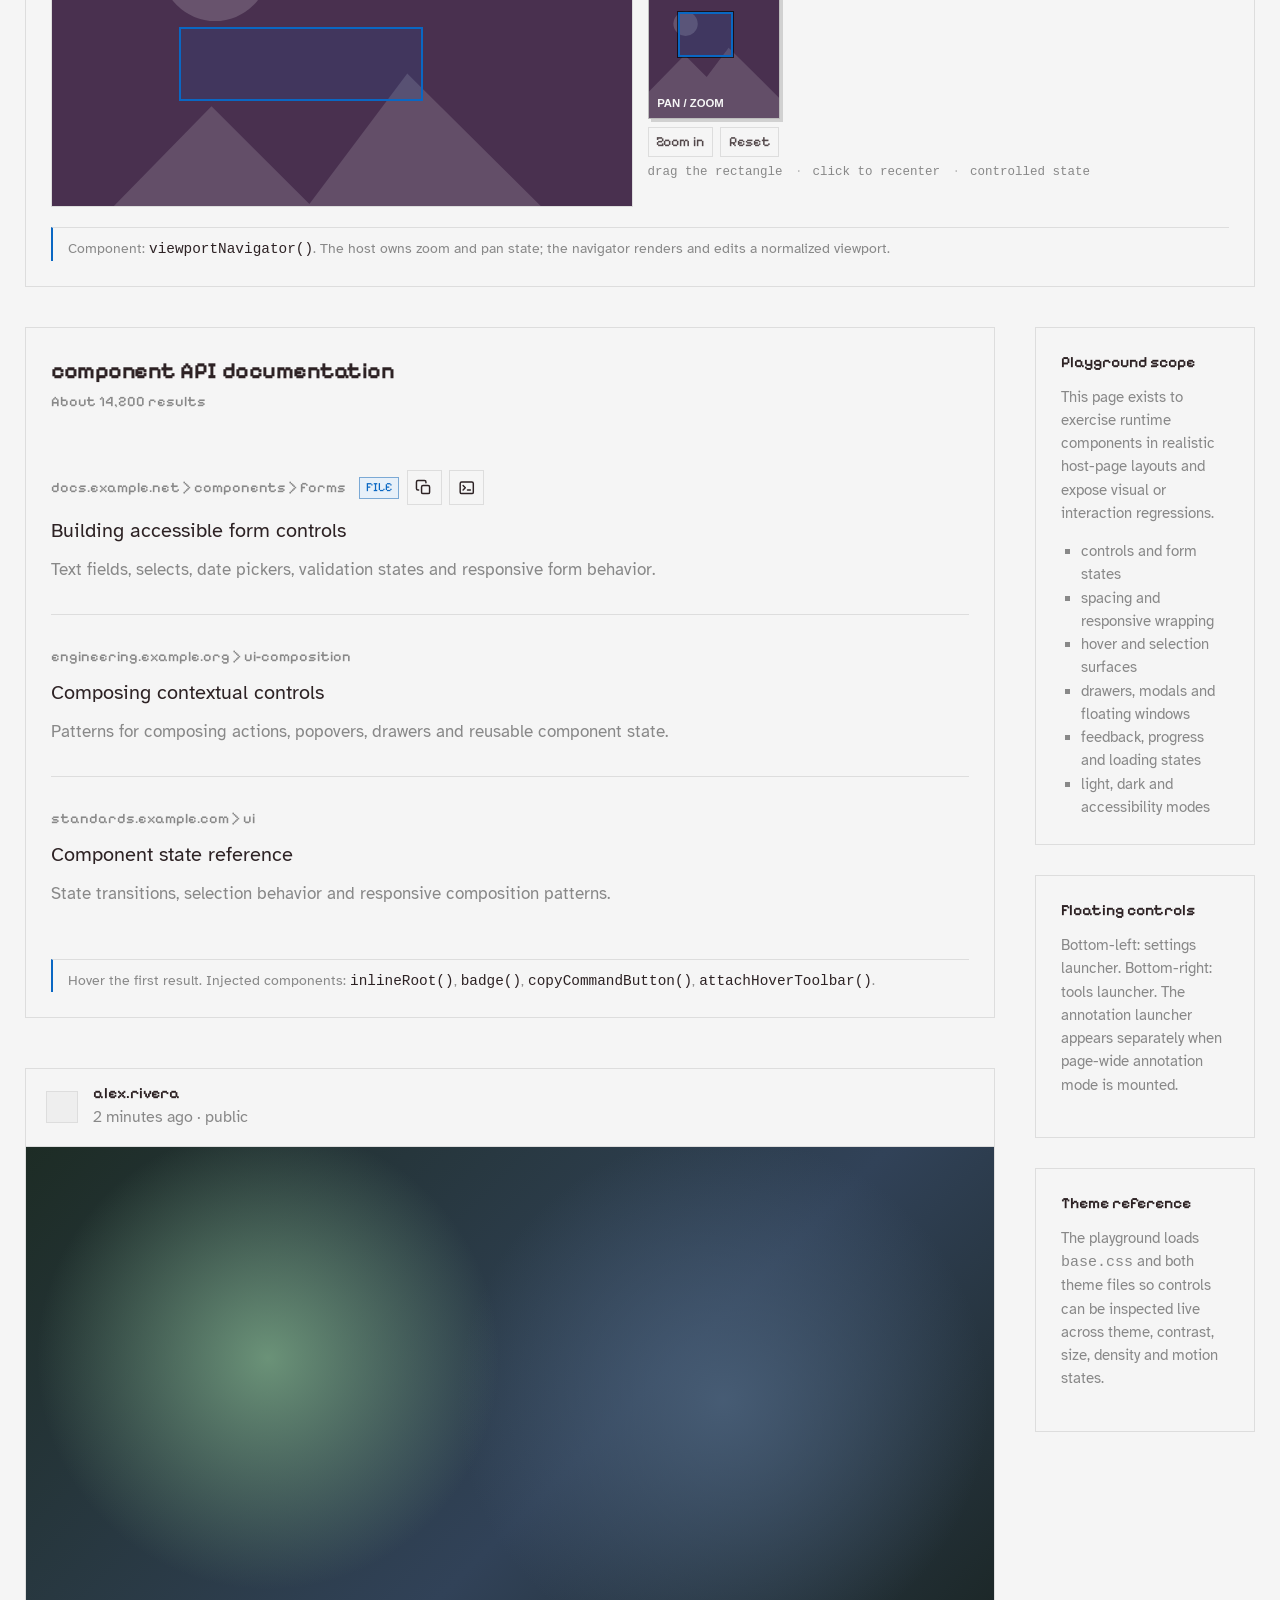
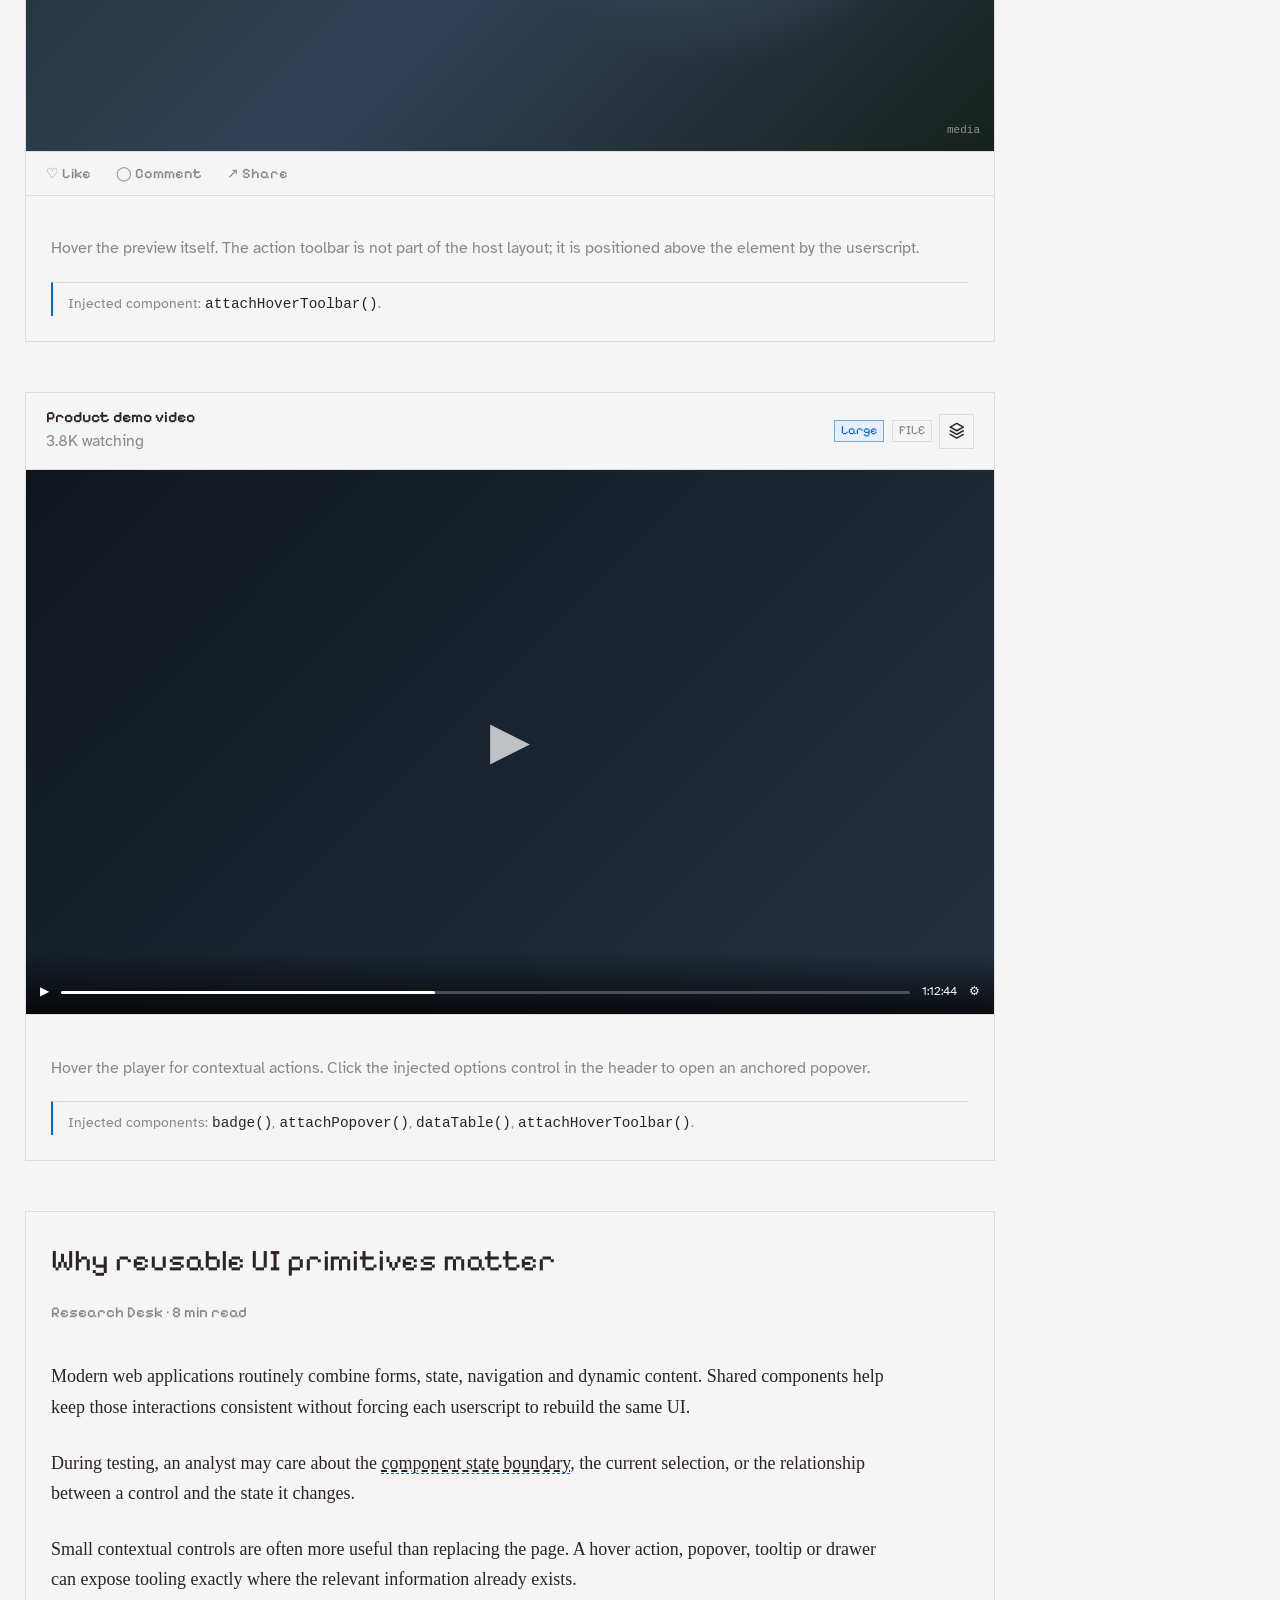
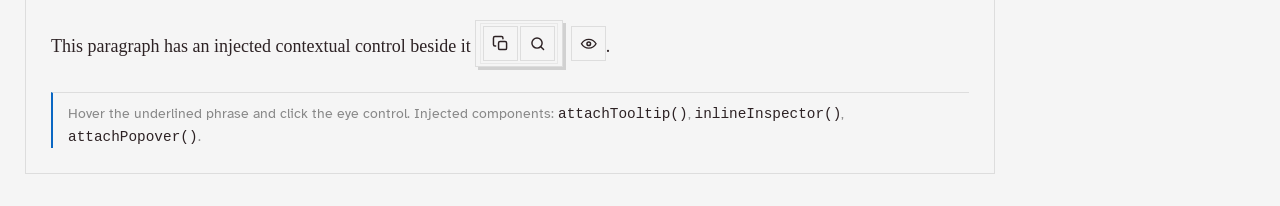
<file: docs/light.html>
<!doctype html>
<html lang="en" data-theme="light">
<head>

  <meta charset="utf-8">

  <meta
    name="viewport"
    content="width=device-width, initial-scale=1"
  >

  <title>Fabio's Userscript Components Playground — Light</title>

  <link
    rel="stylesheet"
    href="./styles/fonts.css"
  >

  <link
    rel="stylesheet"
    href="./styles/base.css"
  >

  <link
    rel="stylesheet"
    href="./styles/themes/dark.css"
  >

  <link
    rel="stylesheet"
    href="./styles/themes/light.css"
  >

  <link
    rel="stylesheet"
    href="./gallery.css"
  >

</head>
<body>

  <header class="site-header">

    <div class="site-brand">
      Fabio's Userscript Components Playground
    </div>

    <label class="site-search">
      <input
        type="search"
        value="component gallery"
        aria-label="Search"
      >
    </label>

    <nav class="site-nav" aria-label="Playground pages">
      <a href="./index.html">index</a>
      <a href="./light.html" aria-current="page">light</a>
      <a href="./dark.html">dark</a>
    </nav>

  </header>


  <main class="page">

    <div class="docs-banner">

      <strong>
        Runtime component playground
      </strong>

      <span>
        Light theme reference for spacing, states, controls, overlays and injected UI composition.
      </span>

      <a href="./dark.html">
        View dark version
      </a>

    </div>


    <section class="site-card action-catalog">

      <div class="site-card-header">

        <div class="site-meta">

          <strong>
            Runtime action buttons
          </strong>

          <span>
            Every icon-only action button is a true square. Semantic actions reuse a shared symbol vocabulary.
          </span>

        </div>

      </div>

      <div class="site-card-body">

        <div id="action-gallery"></div>

        <div class="component-note">
          Buttons are generated from <code>UI.ACTIONS</code>. The raw shared icon vocabulary is shown underneath for comparison.
        </div>

      </div>

    </section>


    <section class="site-card">

      <div class="site-card-header">

        <div class="site-meta">

          <strong>
            Feedback, alerts & semantic tones
          </strong>

          <span>
            Pills, inline alerts, screen alerts, toasts and click-triggered dialogs share one color vocabulary.
          </span>

        </div>

      </div>

      <div class="site-card-body">
        <div id="feedback-gallery"></div>
      </div>

    </section>


    <section class="site-card">

      <div class="site-card-header">

        <div class="site-meta">

          <strong>
            Form controls
          </strong>

          <span>
            Native browser inputs plus composed userscript controls, validation colors and operator-style fields.
          </span>

        </div>

      </div>

      <div class="site-card-body">
        <div id="input-gallery"></div>
      </div>

    </section>


    <section class="site-card">

      <div class="site-card-header">

        <div class="site-meta">

          <strong>
            Dense utility bar
          </strong>

          <span>
            Compact prefixed fields, dates, selects and quick pills for scripts that add a utility row above a site header.
          </span>

        </div>

      </div>

      <div class="site-card-body">
        <div id="utility-gallery"></div>
      </div>

    </section>


    <section class="site-card">

      <div class="site-card-header">

        <div class="site-meta">

          <strong>
            Runtime visual primitives
          </strong>

          <span>
            Terminal identity, numbered navigation, flat chrome, offset feedback, external-link cues and compact metadata.
          </span>

        </div>

      </div>

      <div class="site-card-body">
        <div id="inspiration-gallery"></div>
      </div>

    </section>


    <section class="site-card">

      <div class="site-card-header">

        <div class="site-meta">

          <strong>
            Files, hover assets & progress
          </strong>

          <span>
            Generic asset trays, drag-and-drop file picking, loading states and determinate progress.
          </span>

        </div>

      </div>

      <div class="site-card-body">

        <div class="utility-demo-grid">

          <div>

            <div class="catalog-subtitle">
              Hover asset tray
            </div>

            <div
              class="asset-hover-demo-target"
              id="asset-hover-target"
              tabindex="0"
            >
              Hover or focus this preview
            </div>

          </div>

          <div>

            <div class="catalog-subtitle">
              File picker
            </div>

            <div id="file-picker-gallery"></div>

          </div>

        </div>

        <div class="catalog-subtitle">
          Progress & loading
        </div>

        <div id="progress-gallery"></div>

        <div class="catalog-subtitle">
          Persistent notepad
        </div>

        <div id="notepad-gallery"></div>

        <div class="catalog-subtitle">
          Text selection & annotation
        </div>

        <div id="annotation-mode-gallery"></div>

        <div
          class="selection-demo-copy"
          id="selection-demo"
        >
          Select any part of this paragraph. The selection palette can copy,
          underline, highlight with several colors, or attach a note. Notes are
          shown as tooltips when the annotated text is hovered or focused.
        </div>

      </div>

    </section>



    <section class="site-card">

      <div class="site-card-header">

        <div class="site-meta">

          <strong>
            Viewport navigator
          </strong>

          <span>
            Reusable minimap for zoomed or pannable content with click-to-recenter and draggable viewport.
          </span>

        </div>

      </div>

      <div class="site-card-body">

        <div id="viewport-navigator-gallery"></div>

        <div class="component-note">
          Component:
          <code>viewportNavigator()</code>.
          The host owns zoom and pan state; the navigator renders and edits a normalized viewport.
        </div>

      </div>

    </section>


    <div class="site-layout">

      <div class="site-main">


        <section class="site-card">

          <div class="site-card-body">

            <div class="search-query">
              component API documentation
            </div>

            <div class="search-count">
              About 14,200 results
            </div>


            <article
              class="search-result"
              id="result-1"
            >

              <div class="search-url-row">

                <span class="search-url">
                  docs.example.net › components › forms
                </span>

                <span
                  class="inject-slot"
                  id="result-inline"
                ></span>

              </div>

              <div class="search-title">
                Building accessible form controls
              </div>

              <div class="search-description">
                Text fields, selects, date pickers, validation states and responsive form behavior.
              </div>

            </article>


            <article class="search-result">

              <div class="search-url-row">

                <span class="search-url">
                  engineering.example.org › ui-composition
                </span>

              </div>

              <div class="search-title">
                Composing contextual controls
              </div>

              <div class="search-description">
                Patterns for composing actions, popovers, drawers and reusable component state.
              </div>

            </article>


            <article class="search-result">

              <div class="search-url-row">

                <span class="search-url">
                  standards.example.com › ui
                </span>

              </div>

              <div class="search-title">
                Component state reference
              </div>

              <div class="search-description">
                State transitions, selection behavior and
                responsive composition patterns.
              </div>

            </article>

            <div class="component-note">
              Hover the first result. Injected components:
              <code>inlineRoot()</code>,
              <code>badge()</code>,
              <code>copyCommandButton()</code>,
              <code>attachHoverToolbar()</code>.
            </div>

          </div>

        </section>


        <section class="site-card">

          <div class="site-card-header">

            <div class="site-avatar"></div>

            <div class="site-meta">
              <strong>alex.rivera</strong>
              <span>2 minutes ago · public</span>
            </div>

          </div>

          <div
            class="social-media"
            id="social-media"
          ></div>

          <div class="social-actions">
            <span>♡ Like</span>
            <span>◯ Comment</span>
            <span>↗ Share</span>
          </div>

          <div class="site-card-body">

            <p class="site-muted">
              Hover the preview itself. The action toolbar is not part of the host layout; it is positioned above the element by the userscript.
            </p>

            <div class="component-note">
              Injected component:
              <code>attachHoverToolbar()</code>.
            </div>

          </div>

        </section>


        <section class="site-card">

          <div class="site-card-header">

            <div class="site-meta">

              <strong>
                Product demo video
              </strong>

              <span>
                3.8K watching
              </span>

            </div>

            <span
              class="inject-slot"
              id="video-inline"
              style="margin-left:auto"
            ></span>

          </div>

          <div
            class="video-wrap"
            id="video-target"
          >

            <div class="video-center">
              ▶
            </div>

            <div class="video-chrome">
              <span>▶</span>
              <div class="video-progress"></div>
              <span>1:12:44</span>
              <span>⚙</span>
            </div>

          </div>

          <div class="site-card-body">

            <p class="site-muted">
              Hover the player for contextual actions. Click the injected options control in the header to open an anchored popover.
            </p>

            <div class="component-note">
              Injected components:
              <code>badge()</code>,
              <code>attachPopover()</code>,
              <code>dataTable()</code>,
              <code>attachHoverToolbar()</code>.
            </div>

          </div>

        </section>


        <article class="site-card">

          <div class="site-card-body">

            <h1 class="article-title">
              Why reusable UI primitives matter
            </h1>

            <div class="article-byline">
              Research Desk · 8 min read
            </div>

            <div class="article-body">

              <p>
                Modern web applications routinely combine forms, state, navigation and dynamic content. Shared components help keep those interactions consistent without forcing each userscript to rebuild the same UI.
              </p>

              <p>
                During testing, an analyst may care about the
                <span
                  class="inspectable-text"
                  id="article-term"
                >component state boundary</span>, the current selection, or the relationship between a control and the state it changes.
              </p>

              <p>
                Small contextual controls are often more useful than replacing
                the page. A hover action, popover, tooltip or drawer can expose
                tooling exactly where the relevant information already exists.
              </p>

              <p>
                This paragraph has an injected contextual control beside it
                <span
                  class="inject-slot"
                  id="article-inline"
                ></span>.
              </p>

            </div>

            <div class="component-note">
              Hover the underlined phrase and click the eye control.
              Injected components:
              <code>attachTooltip()</code>,
              <code>inlineInspector()</code>,
              <code>attachPopover()</code>.
            </div>

          </div>

        </article>


      </div>


      <aside class="site-rail">

        <section class="site-card rail-card">

          <h3>
            Playground scope
          </h3>

          <p>
            This page exists to exercise runtime components in realistic host-page layouts and expose visual or interaction regressions.
          </p>

          <ul>
            <li>controls and form states</li>
            <li>spacing and responsive wrapping</li>
            <li>hover and selection surfaces</li>
            <li>drawers, modals and floating windows</li>
            <li>feedback, progress and loading states</li>
            <li>light, dark and accessibility modes</li>
          </ul>

        </section>

        <section class="site-card rail-card">

          <h3>
            Floating controls
          </h3>

          <p>
            Bottom-left: settings launcher. Bottom-right: tools launcher. The annotation launcher appears separately when page-wide annotation mode is mounted.
          </p>

        </section>

        <section class="site-card rail-card">

          <h3>
            Theme reference
          </h3>

          <p>
            The playground loads <code>base.css</code> and both theme files so controls can be inspected live across theme, contrast, size, density and motion states.
          </p>

        </section>

      </aside>

    </div>

  </main>


  <script src="./components/ui.js"></script>
  <script src="./gallery.js"></script>

</body>
</html>
</file>
<file: docs/styles/fonts.css>
/* Local web fonts used by the userscript runtime Gallery and UI.
 * Font files are vendored under /fonts so runtime consumers do not depend on
 * Google Fonts at page load.
 */

@font-face {
  font-family: "Atkinson Hyperlegible";
  font-style: normal;
  font-weight: 400;
  font-display: swap;
  src: url("../fonts/atkinson-hyperlegible-400.ttf") format("truetype");
}

@font-face {
  font-family: "Atkinson Hyperlegible";
  font-style: normal;
  font-weight: 700;
  font-display: swap;
  src: url("../fonts/atkinson-hyperlegible-700.ttf") format("truetype");
}

@font-face {
  font-family: "Pixelify Sans";
  font-style: normal;
  font-weight: 400;
  font-display: swap;
  src: url("../fonts/pixelify-sans-400.ttf") format("truetype");
}

@font-face {
  font-family: "Pixelify Sans";
  font-style: normal;
  font-weight: 500;
  font-display: swap;
  src: url("../fonts/pixelify-sans-500.ttf") format("truetype");
}

@font-face {
  font-family: "Pixelify Sans";
  font-style: normal;
  font-weight: 600;
  font-display: swap;
  src: url("../fonts/pixelify-sans-600.ttf") format("truetype");
}

@font-face {
  font-family: "Pixelify Sans";
  font-style: normal;
  font-weight: 700;
  font-display: swap;
  src: url("../fonts/pixelify-sans-700.ttf") format("truetype");
}
</file>
<file: docs/styles/base.css>
/*
┌──────────────────────────────────────────────────────────────────────────────┐
│ USERSCRIPT BASE STYLES                                                       │
└──────────────────────────────────────────────────────────────────────────────┘
*/

/*
 * Shared visual foundation for userscripts in this repository.
 *
 * The visual system follows fabioflorey.com: flat browser tooling, compact
 * chrome, hard borders, Pixelify display text and restrained interaction.
 *
 * Structural styles live here; explicit dark/light overrides live in
 * styles/themes/. The base token values remain dark as a compatibility fallback.
 *
 * Every rule is scoped under [data-userscript-root] so this stylesheet can be
 * injected into third-party pages without becoming a global reset.
 */


/*
┌──────────────────────────────────────────────────────────────────────────────┐
│ DESIGN TOKENS                                                                │
└──────────────────────────────────────────────────────────────────────────────┘
*/

[data-userscript-root] {

  /*
   * Typography
   *
   * Atkinson Hyperlegible is the body/UI default for character distinction and
   * low-vision-oriented legibility. Pixelify Sans carries titles and compact chrome.
   * Press Start 2P is reserved for tiny terminal indexes only.
   */

  --us-font-sans:
    "Atkinson Hyperlegible",
    Arial,
    Verdana,
    sans-serif;

  --us-font-mono:
    "SFMono-Regular",
    Consolas,
    "Liberation Mono",
    Menlo,
    monospace;

  --us-font-meta:
    "Pixelify Sans",
    Arial,
    sans-serif;

  --us-font-display:
    "Pixelify Sans",
    Arial,
    sans-serif;

  --us-font-pixel:
    "Press Start 2P",
    ui-monospace,
    monospace;

  --us-font-size-xs: 14px;
  --us-font-size-sm: 15px;
  --us-font-size: 17.5px;
  --us-font-size-lg: 20px;
  --us-font-size-xl: 25px;

  --us-line-height: 1.55;

  --us-reading-line-height: 1.6;
  --us-reading-line-length: 70ch;


  /*
   * Spacing
   */

  --us-space-1: 5px;
  --us-space-2: 7.5px;
  --us-space-3: 12.5px;
  --us-space-4: 15px;
  --us-space-5: 20px;
  --us-space-6: 25px;
  --us-space-7: 30px;
  --us-space-8: 40px;


  /*
   * Shape
   */

  --us-radius-xs: 0;
  --us-radius-sm: 0;
  --us-radius-md: 0;
  --us-radius-lg: 0;
  --us-radius-pill: 999px;


  /*
   * Shell dimensions
   */

  --us-header-height: 35px;
  --us-footer-height: 30px;
  --us-left-width: 275px;
  --us-right-width: 275px;

  --us-control-height: 38px;
  --us-control-height-xs: 30px;
  --us-action-size: 35px;
  --us-action-icon-size: 17.5px;
  --us-input-height: 43px;
  --us-input-height-xs: 35px;
  --us-chrome-height: 35px;
  --us-floating-size: 40px;
  --us-drawer-width: 275px;
  --us-switch-width: 40px;
  --us-switch-height: 20px;
  --us-switch-thumb-size: 12.5px;
  --us-switch-thumb-shift: 20px;
  --us-pill-height: 25px;
  --us-micro-size: 12.5px;
  --us-file-icon-size: 40px;
  --us-asset-card-min: 140px;
  --us-progress-height: 13px;
  --us-progress-compact-height: 8px;


  /*
   * Overlay layers
   */

  --us-z-sticky: 10;
  --us-z-overlay: 2147483000;
  --us-z-utility: 2147483200;
  --us-z-asset: 2147483320;
  --us-z-pin: 2147483330;
  --us-z-feedback: 2147483400;
  --us-z-window: 2147483450;
  --us-z-modal: 2147483500;


  /*
   * Surfaces
   *
   * The hierarchy is intentionally narrow. Depth should come from one or two
   * lightness steps and borders, not glass effects or large shadows.
   */

  --us-canvas: #111111;
  --us-shell: #111111;
  --us-surface-1: #111111;
  --us-surface-2: #161616;
  --us-surface-3: #1c1c1c;
  --us-surface-hover: #191919;
  --us-surface-active: #202020;
  --us-surface-selected: #21151b;


  /*
   * Foreground hierarchy
   */

  --us-fg: #f5f5f5;
  --us-fg-secondary: #d0d0d0;
  --us-fg-muted: #999999;
  --us-fg-disabled: #666666;
  --us-fg-inverse: #111111;


  /*
   * Borders
   */

  --us-border-subtle: #222222;
  --us-border: #2a2a2a;
  --us-border-strong: #444444;


  /*
   * Accent
   *
   * The dark theme uses the site pink accent; the light theme uses the site blue.
   * Accent remains interaction-focused rather than becoming the default text.
   */

  --us-accent: #ff5ca8;
  --us-accent-hover: #ff79b7;
  --us-accent-active: #e94f99;

  --us-accent-bg: #24151c;
  --us-accent-bg-hover: #301922;
  --us-accent-border: #7b3455;


  /*
   * Semantic states
   *
   * Trace/debug are deliberately quieter than info; critical is stronger than
   * ordinary error. These tokens are shared by pills, alerts, toasts and form
   * validation so the runtime has one consistent log-level vocabulary.
   */

  --us-trace-fg: #8c98a1;
  --us-trace-bg: #12171b;
  --us-trace-border: #313b43;

  --us-debug-fg: #b19bd4;
  --us-debug-bg: #1c1725;
  --us-debug-border: #514267;

  --us-info-fg: #75a9d6;
  --us-info-bg: #111d27;
  --us-info-border: #2c536e;

  --us-success-fg: #69c58e;
  --us-success-bg: #122219;
  --us-success-border: #2f6846;

  --us-warning-fg: #d8aa5f;
  --us-warning-bg: #261f13;
  --us-warning-border: #67522d;

  --us-danger-fg: #de787d;
  --us-danger-bg: #281617;
  --us-danger-border: #704043;

  --us-critical-fg: #ff9aa1;
  --us-critical-bg: #351619;
  --us-critical-border: #a44d54;


  /*
   * Shadows
   *
   * Ordinary panels are flat. Only popovers, dialogs and detached surfaces use
   * shadows so floating state remains visually meaningful.
   */

  --us-shadow-popover:
    3px 3px 0 var(--us-border);

  --us-shadow-dialog:
    5px 5px 0 var(--us-border-strong);


  /*
   * Compatibility aliases
   */

  --us-bg: var(--us-surface-1);
  --us-bg-elevated: var(--us-surface-2);
  --us-bg-hover: var(--us-surface-hover);
  --us-danger: var(--us-danger-fg);
  --us-shadow: var(--us-shadow-dialog);


  /*
   * Native controls should render in a dark environment.
   */

  color-scheme: dark;

  font-family: var(--us-font-sans);
  font-size: var(--us-font-size);
  line-height: var(--us-line-height);

  font-kerning: normal;
  text-rendering: optimizeLegibility;

  color: var(--us-fg);

  scrollbar-color:
    var(--us-border-strong)
    var(--us-shell);

  scrollbar-width: thin;
  letter-spacing: 0;

}



/*
 * Component scale presets. 125 is the runtime default; the presets override both
 * typography/spacing tokens and fixed control metrics so scaling remains coherent.
 */
[data-userscript-root][data-us-scale="100"] {
  --us-font-size-xs: 11px;
  --us-font-size-sm: 12px;
  --us-font-size: 14px;
  --us-font-size-lg: 16px;
  --us-font-size-xl: 20px;
  --us-space-1: 4px;
  --us-space-2: 6px;
  --us-space-3: 10px;
  --us-space-4: 12px;
  --us-space-5: 16px;
  --us-space-6: 20px;
  --us-space-7: 24px;
  --us-space-8: 32px;
  --us-header-height: 28px;
  --us-footer-height: 24px;
  --us-left-width: 220px;
  --us-right-width: 220px;
  --us-control-height: 30px;
  --us-control-height-xs: 24px;
  --us-action-size: 28px;
  --us-action-icon-size: 14px;
  --us-input-height: 34px;
  --us-input-height-xs: 28px;
  --us-chrome-height: 28px;
  --us-floating-size: 32px;
  --us-drawer-width: 220px;
  --us-switch-width: 32px;
  --us-switch-height: 16px;
  --us-switch-thumb-size: 10px;
  --us-switch-thumb-shift: 16px;
  --us-pill-height: 20px;
  --us-micro-size: 10px;
  --us-file-icon-size: 32px;
  --us-asset-card-min: 112px;
  --us-progress-height: 10px;
  --us-progress-compact-height: 6px;
}

[data-userscript-root][data-us-scale="150"] {
  --us-font-size-xs: 17px;
  --us-font-size-sm: 18px;
  --us-font-size: 21px;
  --us-font-size-lg: 24px;
  --us-font-size-xl: 30px;
  --us-space-1: 6px;
  --us-space-2: 9px;
  --us-space-3: 15px;
  --us-space-4: 18px;
  --us-space-5: 24px;
  --us-space-6: 30px;
  --us-space-7: 36px;
  --us-space-8: 48px;
  --us-header-height: 42px;
  --us-footer-height: 36px;
  --us-left-width: 330px;
  --us-right-width: 330px;
  --us-control-height: 46px;
  --us-control-height-xs: 36px;
  --us-action-size: 42px;
  --us-action-icon-size: 21px;
  --us-input-height: 52px;
  --us-input-height-xs: 42px;
  --us-chrome-height: 42px;
  --us-floating-size: 48px;
  --us-drawer-width: 330px;
  --us-switch-width: 48px;
  --us-switch-height: 24px;
  --us-switch-thumb-size: 15px;
  --us-switch-thumb-shift: 24px;
  --us-pill-height: 30px;
  --us-micro-size: 15px;
  --us-file-icon-size: 48px;
  --us-asset-card-min: 168px;
  --us-progress-height: 16px;
  --us-progress-compact-height: 10px;
}


/*
┌──────────────────────────────────────────────────────────────────────────────┐
│ USER PREFERENCES                                                             │
└──────────────────────────────────────────────────────────────────────────────┘
*/

/*
 * Readability preferences. The default is Atkinson Hyperlegible with Arial and
 * Verdana fallbacks. Consumers can choose a familiar system font without
 * rebuilding components.
 */

[data-userscript-root][data-us-font="arial"] {

  --us-font-sans:
    Arial,
    Helvetica,
    sans-serif;

}

[data-userscript-root][data-us-font="system"] {

  --us-font-sans:
    -apple-system,
    BlinkMacSystemFont,
    "Segoe UI",
    Arial,
    sans-serif;

}

[data-userscript-root][data-us-reading="relaxed"] {

  --us-line-height: 1.7;
  --us-reading-line-height: 1.75;

}

[data-userscript-root][data-us-reading="relaxed"] .us-readable-text p {

  margin-bottom: 1.25em;

}

[data-userscript-root][data-us-reading="relaxed"] .us-alert-message,
[data-userscript-root][data-us-reading="relaxed"] .us-setting-description,
[data-userscript-root][data-us-reading="relaxed"] .us-page-description {

  line-height: 1.7;

}


[data-userscript-root] .us-readable-text {

  max-width: var(--us-reading-line-length);

  line-height: var(--us-reading-line-height);

}

[data-userscript-root] .us-readable-text p {

  margin:
    0
    0
    1em;

}

[data-userscript-root] .us-readable-text p:last-child {

  margin-bottom: 0;

}


/*
 * These attributes can be changed at runtime by a settings popover without
 * rebuilding components.
 */

[data-userscript-root][data-us-density="compact"] {

  --us-space-2: 5px;
  --us-space-3: 7.5px;
  --us-space-4: 11.25px;

}

[data-userscript-root] .us-icon-slot {

  display: inline-grid;
  place-items: center;

  width: 1em;
  min-width: 1em;
  height: 1em;

  flex: 0 0 1em;

  line-height: 0;
  pointer-events: none;

}

[data-userscript-root] .us-icon {

  display: block;

  width: 1em;
  min-width: 1em;
  height: 1em;

  margin: 0;

  flex: 0 0 1em;

  position: static;
  inset: auto;
  z-index: auto;

  vertical-align: middle;

  fill: none;
  stroke: currentColor;
  stroke-width: 2;

  transform: none;

}

[data-userscript-root] .us-icon-slot > .us-icon {

  width: 100%;
  min-width: 0;
  height: 100%;

  flex: none;

}

[data-userscript-root][data-us-density="compact"] .us-button {

  min-height: 27px;

}

[data-userscript-root][data-us-density="compact"] .us-setting-row {

  min-height: 46px;

}

[data-userscript-root][data-us-motion="off"],
[data-userscript-root][data-us-motion="off"] * {

  scroll-behavior: auto !important;

  animation: none !important;
  transition: none !important;

}


/*
┌──────────────────────────────────────────────────────────────────────────────┐
│ TERMINAL / FABIO-INSPIRED UTILITY DETAILS                                    │
└──────────────────────────────────────────────────────────────────────────────┘
*/

/*
 * These utilities borrow interaction ideas from the personal site:
 * terse terminal labels, numbered navigation, flat geometry and offset feedback.
 * They remain target-independent and use the runtime's own semantic palette.
 */

[data-userscript-root] .us-terminal-label {

  display: inline-flex;
  align-items: center;
  gap: 4px;

  min-width: 0;

  color: var(--us-fg-secondary);

  font-family: var(--us-font-mono);
  font-size: var(--us-font-size-xs);
  font-weight: 600;

  white-space: nowrap;

}

[data-userscript-root] .us-terminal-label::before {

  content: '>';

  color: var(--us-accent);

  font-weight: 700;

}

[data-userscript-root] .us-terminal-label-cursor::after {

  content: '_';

  margin-left: 1px;

  color: var(--us-fg);

  animation:
    us-terminal-blink
    1s
    step-end
    infinite;

}

@keyframes us-terminal-blink {

  0%,
  50% {

    opacity: 1;

  }

  51%,
  100% {

    opacity: 0;

  }

}

@media (prefers-reduced-motion: reduce) {

  [data-userscript-root] .us-terminal-label-cursor::after {

    animation: none;

  }

}


/*
 * Offset cards provide strong tactile feedback without gradients or glow.
 */

[data-userscript-root] .us-offset-card {

  display: grid;

  grid-template-columns:
    auto
    minmax(0, 1fr);

  gap: var(--us-space-3);

  align-items: start;

  width: 100%;
  padding:
    var(--us-space-3)
    var(--us-space-4);

  border:
    1px solid
    var(--us-border-strong);

  border-radius: 0;

  background: var(--us-surface-1);
  color: var(--us-fg);

  box-shadow:
    3px
    3px
    0
    var(--us-border-subtle);

  font:
    inherit;

  text-align: left;
  text-decoration: none;

  transition:
    transform 100ms linear,
    box-shadow 100ms linear,
    border-color 100ms linear,
    background 100ms linear;

}

[data-userscript-root] .us-offset-card-icon {
  display: grid;
  place-items: center;
  width: 40px;
  height: 40px;
  border: 1px solid
    var(--us-border);
  color: var(--us-accent);

}

[data-userscript-root] .us-offset-card-icon svg {
  width: 20px;
  height: 20px;

}

[data-userscript-root] .us-offset-card-interactive {

  cursor: pointer;

}

[data-userscript-root] .us-offset-card-interactive:hover,
[data-userscript-root] .us-offset-card-interactive:focus-visible {

  border-color: var(--us-accent-border);

  background:
    color-mix(
      in srgb,
      var(--us-accent-bg) 35%,
      var(--us-surface-1)
    );

  box-shadow:
    5px
    5px
    0
    var(--us-accent-border);

  transform:
    translate(
      -2px,
      -2px
    );

}


/*
 * External-link cue used by link-like controls and metadata.
 */

[data-userscript-root] .us-external-cue::after {

  content: '↗';

  display: inline-block;

  margin-left: 0.25em;

  opacity: 0.55;

  transition:
    opacity 120ms linear,
    transform 120ms linear;

}

[data-userscript-root] .us-external-cue:hover::after,
[data-userscript-root] .us-external-cue:focus-visible::after {

  opacity: 1;

  transform:
    translate(
      2px,
      -2px
    );

}


/*
 * Compact metadata line: intentionally small, mono and quiet.
 */

[data-userscript-root] .us-meta-line {
  display: flex;
  flex-wrap: wrap;
  gap: 4px
    10px;
  color: var(--us-fg-muted);
  font-family: var(--us-font-mono);
  font-size: var(--us-micro-size);
  line-height: 1.35;
  min-width: 0;
  row-gap: var(--us-space-1);
  column-gap: var(--us-space-3);

}

[data-userscript-root] .us-meta-line > * + *::before {

  content: '·';

  margin-right: 10px;

  color: var(--us-border-strong);

}


/*
 * Flat compact chrome is useful for injected bars and drawers.
 */

[data-userscript-root] .us-chrome-strip {

  display: flex;
  align-items: center;
  gap: var(--us-space-2);
  min-height: var(--us-chrome-height);
  padding: 0 var(--us-space-3);

  border:
    1px solid
    var(--us-border);
  border-radius: 0;
  background: var(--us-shell);
  color: var(--us-fg-secondary);
  border-color: var(--us-border);
}


/*
 * Optional subtle texture for detached tools only. It is deliberately scoped
 * and never applied to the host page.
 */

[data-userscript-root][data-us-texture="grain"] .us-drawer,
[data-userscript-root][data-us-texture="grain"] .us-popover,
[data-userscript-root][data-us-texture="grain"] .us-modal,
[data-userscript-root][data-us-texture="grain"] .us-utility-bar {

  background-image:
    radial-gradient(
      circle at 25% 25%,
      color-mix(
        in srgb,
        var(--us-fg) 3%,
        transparent
      )
      0.5px,
      transparent 0.7px
    );

  background-size:
    6px
    6px;

}


/*
 * Keep compact detached surfaces stable when their scrollbars appear.
 */

[data-userscript-root] .us-drawer-body,
[data-userscript-root] .us-popover,
[data-userscript-root] .us-modal {

  scrollbar-gutter: stable;

}


/*
┌──────────────────────────────────────────────────────────────────────────────┐
│ BOX MODEL                                                                    │
└──────────────────────────────────────────────────────────────────────────────┘
*/

[data-userscript-root],
[data-userscript-root] *,
[data-userscript-root] *::before,
[data-userscript-root] *::after {

  box-sizing: border-box;

}


/*
┌──────────────────────────────────────────────────────────────────────────────┐
│ TYPOGRAPHY                                                                   │
└──────────────────────────────────────────────────────────────────────────────┘
*/

[data-userscript-root] h1,
[data-userscript-root] h2,
[data-userscript-root] h3,
[data-userscript-root] h4,
[data-userscript-root] p {

  margin: 0;

}

[data-userscript-root] h1,
[data-userscript-root] h2,
[data-userscript-root] h3,
[data-userscript-root] h4 {

  color: var(--us-fg);

  font-family: var(--us-font-sans);
  letter-spacing: -0.01em;

}

[data-userscript-root] h1 {

  font-size: var(--us-font-size-xl);
  font-weight: 600;

}

[data-userscript-root] h2 {

  font-size: var(--us-font-size-lg);
  font-weight: 600;

}

[data-userscript-root] h3,
[data-userscript-root] h4 {

  font-size: var(--us-font-size);
  font-weight: 600;

}

[data-userscript-root] .us-secondary {

  color: var(--us-fg-secondary);

}

[data-userscript-root] .us-muted {

  color: var(--us-fg-muted);

}

[data-userscript-root] .us-mono {

  font-family: var(--us-font-mono);

}

[data-userscript-root] .us-code-inline {

  padding:
    1px
    4px;

  border: 1px solid var(--us-border-subtle);
  border-radius: var(--us-radius-xs);

  background: var(--us-canvas);
  color: #c9d4dc;

  font-family: var(--us-font-mono);
  font-size: var(--us-font-size-sm);

}


/*
┌──────────────────────────────────────────────────────────────────────────────┐
│ SCROLLBARS                                                                   │
└──────────────────────────────────────────────────────────────────────────────┘
*/

[data-userscript-root]::-webkit-scrollbar,
[data-userscript-root] *::-webkit-scrollbar {

  width: 9px;
  height: 9px;

}

[data-userscript-root]::-webkit-scrollbar-track,
[data-userscript-root] *::-webkit-scrollbar-track {

  background: var(--us-shell);

}

[data-userscript-root]::-webkit-scrollbar-thumb,
[data-userscript-root] *::-webkit-scrollbar-thumb {

  border: 2px solid var(--us-shell);
  border-radius: var(--us-radius-pill);

  background: var(--us-border-strong);

}


/*
┌──────────────────────────────────────────────────────────────────────────────┐
│ LAYOUT PRIMITIVES                                                            │
└──────────────────────────────────────────────────────────────────────────────┘
*/

[data-userscript-root] .us-row {

  display: flex;
  align-items: center;
  gap: var(--us-space-3);

}

[data-userscript-root] .us-row-tight {

  gap: var(--us-space-2);

}

[data-userscript-root] .us-row-wrap {

  flex-wrap: wrap;

}

[data-userscript-root] .us-column {

  display: flex;
  flex-direction: column;
  gap: var(--us-space-3);

}

[data-userscript-root] .us-column-tight {

  gap: var(--us-space-2);

}


/*
 * Semantic composition helpers. These make spacing intent explicit and avoid
 * accumulating ad-hoc adjacent-selector margins as the component set grows.
 */

[data-userscript-root] .us-stack {

  display: flex;
  flex-direction: column;

  gap:
    var(
      --us-stack-gap,
      var(--us-space-4)
    );

  min-width: 0;

}

[data-userscript-root] .us-stack-tight {

  --us-stack-gap:
    var(--us-space-2);

}

[data-userscript-root] .us-cluster {

  display: flex;
  flex-wrap: wrap;
  align-items: center;

  gap:
    var(
      --us-cluster-gap,
      var(--us-space-3)
    );

  min-width: 0;

}

[data-userscript-root] .us-cluster-tight {

  --us-cluster-gap:
    var(--us-space-2);

}

[data-userscript-root] .us-section-gap {

  margin-block-start:
    var(--us-space-6);

}

[data-userscript-root] .us-spacer {

  flex: 1 1 auto;

}

[data-userscript-root] .us-divider {

  width: 100%;
  height: 1px;

  background: var(--us-border-subtle);

}

[data-userscript-root] .us-grid {

  display: grid;
  gap: var(--us-space-4);

  min-width: 0;

}

[data-userscript-root] .us-grid-2 {

  grid-template-columns:
    repeat(
      2,
      minmax(0, 1fr)
    );

}

[data-userscript-root] .us-grid-3 {

  grid-template-columns:
    repeat(
      3,
      minmax(0, 1fr)
    );

}

[data-userscript-root] .us-grid-span-2 {

  grid-column:
    span
    2;

}

[data-userscript-root] .us-grid-span-3 {

  grid-column:
    span
    3;

}

[data-userscript-root] [hidden],
[data-userscript-root].us-overlay-root [hidden],
[data-userscript-root] .us-hidden {

  display: none !important;

}

[data-userscript-root] .us-visually-hidden {

  position: absolute !important;

  width: 1px !important;
  height: 1px !important;

  padding: 0 !important;
  margin: -1px !important;

  overflow: hidden !important;

  clip: rect(0, 0, 0, 0) !important;

  white-space: nowrap !important;

  border: 0 !important;

}
/*
┌──────────────────────────────────────────────────────────────────────────────┐
│ APPLICATION SHELL                                                            │
└──────────────────────────────────────────────────────────────────────────────┘
*/

/*
 * The shell is optimized for desktop, data-dense tooling: persistent global
 * navigation, a central workspace and a contextual inspector rail.
 */

[data-userscript-root].us-app {

  display: grid;

  grid-template-areas:
    "header header header"
    "left main right"
    "footer footer footer";

  grid-template-columns:
    var(--us-left-width)
    minmax(0, 1fr)
    var(--us-right-width);

  grid-template-rows:
    var(--us-header-height)
    minmax(0, 1fr)
    var(--us-footer-height);

  width: 100%;
  min-height: 100vh;

  background: var(--us-canvas);
  color: var(--us-fg);

}

[data-userscript-root] .us-app-header {

  grid-area: header;

}

[data-userscript-root] .us-app-left {

  grid-area: left;

}

[data-userscript-root] .us-app-main {

  grid-area: main;

  min-width: 0;
  min-height: 0;

  overflow: auto;

  padding: var(--us-space-5);

  background: var(--us-canvas);

}

[data-userscript-root] .us-app-right {

  grid-area: right;

}

[data-userscript-root] .us-app-footer {

  grid-area: footer;

}


/*
┌──────────────────────────────────────────────────────────────────────────────┐
│ HEADER                                                                       │
└──────────────────────────────────────────────────────────────────────────────┘
*/

[data-userscript-root] .us-header {

  display: flex;
  align-items: center;
  gap: var(--us-space-4);

  height: var(--us-header-height);
  padding:
    0
    var(--us-space-4);

  border-bottom: 1px solid var(--us-border);

  background: var(--us-shell);

}

[data-userscript-root] .us-header-brand {

  display: flex;
  align-items: center;
  gap: var(--us-space-3);

  min-width: 0;

}

[data-userscript-root] .us-header-mark {

  display: inline-flex;
  align-items: center;
  justify-content: center;

  width: 28px;
  height: 28px;

  border: 1px solid var(--us-accent-border);
  border-radius: var(--us-radius-sm);

  background: var(--us-accent-bg);
  color: var(--us-accent);

  font-family: var(--us-font-mono);
  font-size: var(--us-font-size-xs);
  font-weight: 700;

}

[data-userscript-root] .us-header-title {

  color: var(--us-fg);

  font-size: var(--us-font-size);
  font-weight: 600;

  white-space: nowrap;

}

[data-userscript-root] .us-header-context {

  color: var(--us-fg-muted);

  font-family: var(--us-font-mono);
  font-size: var(--us-font-size-xs);

  white-space: nowrap;

}

[data-userscript-root] .us-header-search {

  display: flex;
  align-items: center;
  gap: var(--us-space-2);

  width: min(360px, 28vw);
  min-height: 30px;
  padding:
    0
    var(--us-space-3);

  border: 1px solid var(--us-border);
  border-radius: var(--us-radius-sm);

  background: var(--us-canvas);
  color: var(--us-fg-muted);

}

[data-userscript-root] .us-header-search svg {

  width: 14px;
  height: 14px;
  min-width: 14px;

  color: var(--us-fg-muted);

}

[data-userscript-root] .us-header-search input {

  width: 100%;
  min-width: 0;

  border: 0;
  outline: 0;

  background: transparent;
  color: var(--us-fg-secondary);

  font: inherit;

}

[data-userscript-root] .us-header-search input::placeholder {

  color: var(--us-fg-muted);

}


/*
┌──────────────────────────────────────────────────────────────────────────────┐
│ SIDEBARS                                                                     │
└──────────────────────────────────────────────────────────────────────────────┘
*/

[data-userscript-root] .us-sidebar {

  min-width: 0;
  min-height: 0;

  overflow: auto;

  background: var(--us-shell);

}

[data-userscript-root] .us-sidebar-left {

  border-right: 1px solid var(--us-border);

}

[data-userscript-root] .us-sidebar-right {

  border-left: 1px solid var(--us-border);

}

[data-userscript-root] .us-sidebar-inner {

  display: flex;
  flex-direction: column;
  gap: var(--us-space-5);

  padding:
    var(--us-space-4)
    var(--us-space-3);

}

[data-userscript-root] .us-sidebar-section {

  display: flex;
  flex-direction: column;
  gap: var(--us-space-2);

}

[data-userscript-root] .us-sidebar-title {

  padding:
    0
    var(--us-space-2);

  color: var(--us-fg-muted);

  font-size: 10px;
  font-weight: 700;
  letter-spacing: 0.08em;
  text-transform: uppercase;

}

[data-userscript-root] .us-side-nav {

  display: flex;
  flex-direction: column;
  gap: 2px;

  margin: 0;
  padding: 0;

  list-style: none;

}

[data-userscript-root] .us-side-nav-link {

  position: relative;

  display: flex;
  align-items: center;
  gap: var(--us-space-3);

  min-height: 32px;
  padding:
    0
    var(--us-space-3);

  border: 1px solid transparent;
  border-radius: var(--us-radius-sm);

  background: transparent;
  color: var(--us-fg-muted);

  text-decoration: none;

  cursor: pointer;
  user-select: none;

}

[data-userscript-root] .us-side-nav-link:hover {

  background: var(--us-surface-1);
  color: var(--us-fg-secondary);

}

[data-userscript-root] .us-side-nav-link-active {

  border-color: var(--us-accent-border);

  background: var(--us-accent-bg);
  color: var(--us-accent);

}

[data-userscript-root] .us-side-nav-link-active::before {

  content: '';

  position: absolute;
  top: 6px;
  bottom: 6px;
  left: 0;

  width: 2px;

  border-radius:
    0
    var(--us-radius-pill)
    var(--us-radius-pill)
    0;

  background: var(--us-accent);

}

[data-userscript-root] .us-side-nav-icon {

  display: inline-flex;
  align-items: center;
  justify-content: center;

  width: 15px;
  min-width: 15px;

  color: inherit;

}

[data-userscript-root] .us-side-nav-icon svg {

  width: 14px;
  height: 14px;

}


/*
┌──────────────────────────────────────────────────────────────────────────────┐
│ FOOTER / STATUS BAR                                                          │
└──────────────────────────────────────────────────────────────────────────────┘
*/

[data-userscript-root] .us-footer {

  display: flex;
  align-items: center;
  gap: var(--us-space-3);

  height: var(--us-footer-height);
  padding:
    0
    var(--us-space-3);

  border-top: 1px solid var(--us-border);

  background: var(--us-shell);
  color: var(--us-fg-muted);

  font-size: var(--us-font-size-xs);

}

[data-userscript-root] .us-footer a {

  color: var(--us-fg-secondary);
  text-decoration: none;

}

[data-userscript-root] .us-footer a:hover {

  color: var(--us-accent);

}


/*
┌──────────────────────────────────────────────────────────────────────────────┐
│ PAGE HEADER                                                                  │
└──────────────────────────────────────────────────────────────────────────────┘
*/

[data-userscript-root] .us-page-header {
  display: flex;
  align-items: flex-start;
  gap: var(--us-space-5);
  margin-bottom: var(--us-space-8);
  padding-bottom: var(--us-space-7);
  border-bottom: 1px solid var(--us-border);

}

[data-userscript-root] .us-page-header-main {
  display: flex;
  flex: 1 1 auto;
  flex-direction: column;
  gap: var(--us-space-2);
  min-width: 0;

}

[data-userscript-root] .us-page-kicker {

  color: var(--us-fg-muted);

  font-size: var(--us-font-size-xs);
  font-weight: 600;
  letter-spacing: 0.06em;
  text-transform: uppercase;

}

[data-userscript-root] .us-page-title {
  color: var(--us-fg);
  font-size: clamp(15px, 2.2vw, 22px);
  font-weight: 400;
  margin: 0;
  font-family: var(--us-font-display);
  line-height: 1.55;

}

[data-userscript-root] .us-page-description {
  max-width: 42rem;
  color: var(--us-fg-muted);
  font-size: var(--us-font-size);
  line-height: 1.7;

}
/*
┌──────────────────────────────────────────────────────────────────────────────┐
│ PANELS                                                                       │
└──────────────────────────────────────────────────────────────────────────────┘
*/

[data-userscript-root] .us-panel {
  min-width: 0;
  overflow: hidden;
  border: 1px solid var(--us-border);
  border-radius: 0;
  background: var(--us-surface-1);
  border-color: var(--us-border);
  box-shadow: none;

}

[data-userscript-root] .us-panel-selected {
  border-color: var(--us-accent);

}

[data-userscript-root] .us-panel-header {
  display: flex;
  align-items: center;
  gap: var(--us-space-3);
  min-height: var(--us-chrome-height);
  padding: var(--us-space-2)
    var(--us-space-4);
  border-bottom: 1px solid var(--us-border-subtle);
  background: var(--us-surface-1);
  border-bottom-color: var(--us-border);

}

[data-userscript-root] .us-panel-heading {

  display: flex;
  flex: 1 1 auto;
  flex-direction: column;
  gap: 1px;

  min-width: 0;

}

[data-userscript-root] .us-panel-title {

  overflow: hidden;

  color: var(--us-fg);

  font-size: var(--us-font-size);
  font-weight: 600;

  text-overflow: ellipsis;
  white-space: nowrap;

}

[data-userscript-root] .us-panel-subtitle {

  overflow: hidden;

  color: var(--us-fg-muted);

  font-size: var(--us-font-size-xs);

  text-overflow: ellipsis;
  white-space: nowrap;

}

[data-userscript-root] .us-panel-actions {

  display: flex;
  align-items: center;
  gap: var(--us-space-2);

}

[data-userscript-root] .us-panel-body {
  display: flex;
  flex-direction: column;
  gap: var(--us-space-5);
  padding: var(--us-space-5)
    var(--us-space-5);

}

[data-userscript-root] .us-panel-body-compact {
  gap: var(--us-space-3);
  padding: var(--us-space-3)
    var(--us-space-4);

}


/*
┌──────────────────────────────────────────────────────────────────────────────┐
│ TOOLBARS                                                                     │
└──────────────────────────────────────────────────────────────────────────────┘
*/

[data-userscript-root] .us-toolbar {
  display: flex;
  align-items: center;
  gap: var(--us-space-2);
  min-height: var(--us-chrome-height);
  padding: 0 var(--us-space-3);
  border: 1px solid var(--us-border-subtle);
  border-radius: 0;
  background: var(--us-shell);
  border-color: var(--us-border);
}

[data-userscript-root] .us-toolbar-group {

  display: flex;
  align-items: center;
  gap: 2px;

}


/*
┌──────────────────────────────────────────────────────────────────────────────┐
│ BUTTONS                                                                      │
└──────────────────────────────────────────────────────────────────────────────┘
*/

[data-userscript-root] button,
[data-userscript-root] input,
[data-userscript-root] select,
[data-userscript-root] textarea {

  font: inherit;

}

[data-userscript-root] .us-button {

  display: inline-flex;
  align-items: center;
  justify-content: center;
  gap: var(--us-space-2);

  min-height: var(--us-control-height);
  padding:
    0
    var(--us-space-3);

  border: 1px solid var(--us-border);
  border-radius: 0;

  background: transparent;
  color: var(--us-fg-secondary);

  cursor: pointer;
  user-select: none;
  white-space: nowrap;

  font-family: var(--us-font-meta);
  font-weight: 500;

  transition:
    color 120ms linear,
    border-color 120ms linear,
    background 120ms linear,
    transform 100ms linear;

}

[data-userscript-root] .us-button:hover {
  border-color: var(--us-accent);
  background: transparent;
  color: var(--us-accent);

}

[data-userscript-root] .us-button:active {
  background: var(--us-surface-active);
  transform: translate(1px, 1px);

}

[data-userscript-root] .us-button:disabled {

  border-color: var(--us-border-subtle);

  background: var(--us-surface-1);
  color: var(--us-fg-disabled);

  cursor: not-allowed;

}

[data-userscript-root] .us-button-primary {
  border-color: var(--us-fg);
  background: var(--us-fg);
  color: var(--us-fg-inverse);
  font-weight: 600;

}

[data-userscript-root] .us-button-primary:hover {
  border-color: var(--us-accent);
  background: var(--us-accent);
  color: var(--us-fg-inverse);

}

[data-userscript-root] .us-button-danger {
  border-color: var(--us-danger-border);
  background: transparent;
  color: var(--us-danger-fg);

}

[data-userscript-root] .us-button-xs {

  min-height: var(--us-control-height-xs);
  padding:
    0
    var(--us-space-2);

  font-size: var(--us-font-size-xs);

}

[data-userscript-root] .us-icon-button-xs,
[data-userscript-root] .us-action-button {

  display: inline-grid;
  place-items: center;

  width: var(--us-action-size);
  min-width: var(--us-action-size);
  max-width: var(--us-action-size);

  height: var(--us-action-size);
  min-height: var(--us-action-size);
  max-height: var(--us-action-size);

  padding: 0;

  line-height: 1;

  aspect-ratio: 1 / 1;
  border-radius: 0;

  flex:
    0
    0
    var(--us-action-size);

}

[data-userscript-root] .us-icon-button-xs .us-icon-slot,
[data-userscript-root] .us-action-button .us-icon-slot {

  width: var(--us-action-icon-size);
  min-width: var(--us-action-icon-size);
  height: var(--us-action-icon-size);

  flex:
    0
    0
    var(--us-action-icon-size);

}

[data-userscript-root] .us-button:focus-visible,
[data-userscript-root] .us-input:focus-visible,
[data-userscript-root] .us-select:focus-visible,
[data-userscript-root] .us-textarea:focus-visible,
[data-userscript-root] .us-side-nav-link:focus-visible,
[data-userscript-root] .us-tab:focus-visible {

  outline: 2px solid var(--us-accent);
  outline-offset: 1px;

}



/*
┌──────────────────────────────────────────────────────────────────────────────┐
│ SEMANTIC TONES                                                               │
└──────────────────────────────────────────────────────────────────────────────┘
*/

/*
 * Tone classes only define semantic variables. Components decide how strongly
 * to apply them, so the same vocabulary works for pills, alerts, toasts and
 * validation states.
 */

[data-userscript-root] .us-tone-neutral {

  --us-tone-fg: var(--us-fg-secondary);
  --us-tone-bg: var(--us-surface-2);
  --us-tone-border: var(--us-border);

}

[data-userscript-root] .us-tone-page {

  --us-tone-fg: var(--us-fg);
  --us-tone-bg: var(--us-canvas);
  --us-tone-border: var(--us-border-strong);

}

[data-userscript-root] .us-tone-input {

  --us-tone-fg: var(--us-fg);
  --us-tone-bg: var(--us-surface-1);
  --us-tone-border: var(--us-border-strong);

}

[data-userscript-root] .us-tone-accent {

  --us-tone-fg: var(--us-accent);
  --us-tone-bg: var(--us-accent-bg);
  --us-tone-border: var(--us-accent-border);

}

[data-userscript-root] .us-tone-trace {

  --us-tone-fg: var(--us-trace-fg);
  --us-tone-bg: var(--us-trace-bg);
  --us-tone-border: var(--us-trace-border);

}

[data-userscript-root] .us-tone-debug {

  --us-tone-fg: var(--us-debug-fg);
  --us-tone-bg: var(--us-debug-bg);
  --us-tone-border: var(--us-debug-border);

}

[data-userscript-root] .us-tone-info {

  --us-tone-fg: var(--us-info-fg);
  --us-tone-bg: var(--us-info-bg);
  --us-tone-border: var(--us-info-border);

}

[data-userscript-root] .us-tone-success {

  --us-tone-fg: var(--us-success-fg);
  --us-tone-bg: var(--us-success-bg);
  --us-tone-border: var(--us-success-border);

}

[data-userscript-root] .us-tone-warning {

  --us-tone-fg: var(--us-warning-fg);
  --us-tone-bg: var(--us-warning-bg);
  --us-tone-border: var(--us-warning-border);

}

[data-userscript-root] .us-tone-error {

  --us-tone-fg: var(--us-danger-fg);
  --us-tone-bg: var(--us-danger-bg);
  --us-tone-border: var(--us-danger-border);

}

[data-userscript-root] .us-tone-critical {

  --us-tone-fg: var(--us-critical-fg);
  --us-tone-bg: var(--us-critical-bg);
  --us-tone-border: var(--us-critical-border);

}


/*
┌──────────────────────────────────────────────────────────────────────────────┐
│ PILLS                                                                        │
└──────────────────────────────────────────────────────────────────────────────┘
*/

[data-userscript-root] .us-pill {
  display: inline-flex;
  align-items: center;
  gap: 5px;
  min-height: var(--us-pill-height);
  padding: 1px
    7px;
  border: 1px solid
    var(
      --us-tone-border,
      var(--us-border)
    );
  border-radius: var(--us-radius-pill);
  background: var(
      --us-tone-bg,
      var(--us-surface-2)
    );
  color: var(
      --us-tone-fg,
      var(--us-fg-secondary)
    );
  font-size: 12.5px;
  font-weight: 600;
  line-height: 1.2;
  white-space: nowrap;
  padding-inline: 9px;

}

button.us-pill {

  cursor: pointer;

}

[data-userscript-root] .us-pill-dot {

  width: 6px;
  height: 6px;

  border-radius: 50%;

  background:
    currentColor;

  opacity: 0.9;

}


/*
┌──────────────────────────────────────────────────────────────────────────────┐
│ ALERTS                                                                       │
└──────────────────────────────────────────────────────────────────────────────┘
*/

[data-userscript-root] .us-alert {
  display: grid;
  grid-template-columns: auto
    minmax(0, 1fr)
    auto;
  gap: var(--us-space-3);
  align-items: start;
  padding: var(--us-space-3)
    var(--us-space-4);
  border: 1px solid
    var(
      --us-tone-border,
      var(--us-border)
    );
  border-radius: 0;
  background: color-mix(
      in srgb,
      var(--us-tone-bg) 65%,
      var(--us-surface-1)
    );
  color: var(
      --us-tone-fg,
      var(--us-fg-secondary)
    );

}

[data-userscript-root] .us-alert-icon {

  display: inline-flex;
  align-items: center;
  justify-content: center;

  width: 20px;
  height: 20px;

  margin-top: 1px;

}

[data-userscript-root] .us-alert-icon svg {

  width: 15px;
  height: 15px;

}

[data-userscript-root] .us-alert-content {

  display: flex;
  flex-direction: column;
  gap: 2px;

  min-width: 0;

}

[data-userscript-root] .us-alert-title {
  color: var(
      --us-tone-fg,
      var(--us-fg)
    );
  font-size: var(--us-font-size-sm);
  font-weight: 700;
  font-family: var(--us-font-meta);

}

[data-userscript-root] .us-alert-message {

  color: var(--us-fg-secondary);

  font-size: var(--us-font-size-xs);
  line-height: 1.45;

}

[data-userscript-root] .us-alert-actions {

  display: inline-flex;
  align-items: center;
  gap: var(--us-space-2);

}

[data-userscript-root] .us-alert-stack {

  position: fixed;

  top:
    max(
      12px,
      env(safe-area-inset-top)
    );
  left: 50%;

  z-index: var(--us-z-feedback);

  display: flex;
  flex-direction: column;
  gap: var(--us-space-2);

  width:
    min(
      560px,
      calc(100vw - 24px)
    );

  transform:
    translateX(-50%);

  pointer-events: none;

}

[data-userscript-root] .us-alert-stack .us-alert {

  pointer-events: auto;

  box-shadow: var(--us-shadow-popover);

}


/*
 * Toasts can use the same tone vocabulary.
 */

[data-userscript-root] .us-toast[class*="us-tone-"] {

  border-color:
    var(--us-tone-border);

  background:
    var(--us-tone-bg);

}

[data-userscript-root] .us-toast[class*="us-tone-"] .us-toast-title {

  color:
    var(--us-tone-fg);

}


/*
 * Input validation/status tones.
 */

[data-userscript-root] .us-input[class*="us-tone-"],
[data-userscript-root] .us-select[class*="us-tone-"],
[data-userscript-root] .us-textarea[class*="us-tone-"],
[data-userscript-root] .us-input-group[class*="us-tone-"] {

  border-color:
    var(--us-tone-border);

}

[data-userscript-root] .us-input[class*="us-tone-"]:focus,
[data-userscript-root] .us-select[class*="us-tone-"]:focus,
[data-userscript-root] .us-textarea[class*="us-tone-"]:focus {

  box-shadow:
    0 0 0 1px
    var(--us-tone-border);

}


/*
┌──────────────────────────────────────────────────────────────────────────────┐
│ FORM CONTROLS                                                                │
└──────────────────────────────────────────────────────────────────────────────┘
*/

[data-userscript-root] .us-field {
  display: flex;
  flex-direction: column;
  gap: 5px;

}

[data-userscript-root] .us-field-label {
  color: var(--us-fg-muted);
  font-size: var(--us-micro-size);
  font-weight: 500;

}

[data-userscript-root] .us-input,
[data-userscript-root] .us-select,
[data-userscript-root] .us-textarea {
  width: 100%;
  min-height: var(--us-input-height);
  border: 1px solid var(--us-border);
  border-radius: 0;
  background: var(--us-canvas);
  color: var(--us-fg);
  padding: 9px 11px;
  border-color: var(--us-border);
  font-family: var(--us-font-sans);

}

[data-userscript-root] .us-input,
[data-userscript-root] .us-textarea {

  padding:
    var(--us-space-2)
    var(--us-space-3);

}

[data-userscript-root] .us-select {

  padding:
    0
    var(--us-space-3);

}

[data-userscript-root] .us-select-xs {

  width: auto;
  min-width: 70px;
  min-height: 26px;

  padding:
    0
    22px
    0
    7px;

  font-family: var(--us-font-mono);
  font-size: var(--us-font-size-xs);

}

[data-userscript-root] .us-textarea {

  min-height: 88px;

  resize: vertical;

}

[data-userscript-root] .us-input::placeholder,
[data-userscript-root] .us-textarea::placeholder {

  color: var(--us-fg-disabled);

}

/*
 * Native input types share the same shell while retaining browser-native
 * pickers where those are the most usable option (date, time, color, file).
 */

[data-userscript-root] .us-input-xs {

  width: auto;
  min-width: 72px;
  min-height: 28px;

  padding:
    3px
    7px;

  font-size: var(--us-font-size-xs);

}

[data-userscript-root] .us-input-mono {

  font-family: var(--us-font-mono);

}

[data-userscript-root] .us-input[type="color"] {

  width: 48px;
  min-width: 48px;

  padding: 3px;

  cursor: pointer;

}

[data-userscript-root] .us-input[type="color"]::-webkit-color-swatch-wrapper {

  padding: 0;

}

[data-userscript-root] .us-input[type="color"]::-webkit-color-swatch {

  border:
    1px solid
    var(--us-border-strong);

  border-radius: var(--us-radius-xs);

}

[data-userscript-root] .us-input[type="file"] {

  min-height: 36px;

  padding: 3px;

  font-size: var(--us-font-size-xs);

}

[data-userscript-root] .us-input[type="file"]::file-selector-button {

  min-height: 28px;
  margin-right: var(--us-space-2);
  padding:
    0
    var(--us-space-3);

  border:
    1px solid
    var(--us-border);

  border-radius: var(--us-radius-xs);

  background: var(--us-surface-2);
  color: var(--us-fg-secondary);

  cursor: pointer;

  font: inherit;

}

[data-userscript-root] .us-input[type="file"]::file-selector-button:hover {

  border-color: var(--us-border-strong);

  background: var(--us-surface-hover);
  color: var(--us-fg);

}

[data-userscript-root] .us-select[multiple] {

  min-height: 96px;

  padding:
    var(--us-space-2);

}

[data-userscript-root] .us-select[multiple] option {

  padding:
    var(--us-space-2)
    var(--us-space-3);

  background: var(--us-canvas);
  color: var(--us-fg-secondary);

}

[data-userscript-root] .us-select[multiple] option:checked {

  background:
    var(--us-accent)
    linear-gradient(
      var(--us-accent),
      var(--us-accent)
    );

  color: var(--us-fg-inverse);

}

[data-userscript-root] .us-select[multiple] option:checked:focus {

  background:
    var(--us-accent-hover)
    linear-gradient(
      var(--us-accent-hover),
      var(--us-accent-hover)
    );

  color: var(--us-fg-inverse);

}

[data-userscript-root] .us-field-hint {

  color: var(--us-fg-disabled);

  font-size: 10px;
  line-height: 1.35;

}


/*
 * Prefix / suffix fields are useful for operators, URLs, units and compact
 * research bars such as site:, filetype:, after:, px, %, ms, etc.
 */

[data-userscript-root] .us-input-group {
  display: flex;
  align-items: stretch;
  min-width: 0;
  border: 1px solid
    var(--us-border);
  border-radius: 0;
  overflow: hidden;
  background: var(--us-canvas);
  border-color: var(--us-border);

}

[data-userscript-root] .us-input-group:focus-within {
  border-color: var(--us-accent);
  box-shadow: none;

}

[data-userscript-root] .us-input-group > .us-input,
[data-userscript-root] .us-input-group > .us-select {

  min-width: 0;

  border: 0;
  border-radius: 0;

  background: transparent;

  box-shadow: none !important;

}

[data-userscript-root] .us-input-affix {
  display: inline-flex;
  align-items: center;
  padding: 0
    var(--us-space-2);
  border-color: var(--us-border-subtle);
  background: var(--us-surface-2);
  color: var(--us-fg-muted);
  font-family: var(--us-font-meta);
  font-size: var(--us-font-size-xs);
  white-space: nowrap;

}

[data-userscript-root] .us-input-prefix {

  border-right:
    1px solid
    var(--us-border-subtle);

}

[data-userscript-root] .us-input-suffix {

  border-left:
    1px solid
    var(--us-border-subtle);

}


/*
 * Checkbox / radio labels stay intentionally close to the native controls.
 */

[data-userscript-root] .us-choice {

  display: inline-flex;
  align-items: flex-start;
  gap: var(--us-space-2);

  color: var(--us-fg-secondary);

  cursor: pointer;

  font-size: var(--us-font-size-sm);
  line-height: 1.35;

}

[data-userscript-root] .us-choice input {

  width: 15px;
  height: 15px;

  margin:
    1px
    0
    0;

  accent-color: var(--us-accent);

  flex:
    0
    0
    15px;

}

[data-userscript-root] .us-choice-copy {

  display: flex;
  flex-direction: column;
  gap: 1px;

}

[data-userscript-root] .us-choice:has(input:checked) {

  color: var(--us-accent);

}

[data-userscript-root] .us-choice:has(input:checked) .us-choice-description {

  color: var(--us-accent);

}

[data-userscript-root] .us-choice-description {

  color: var(--us-fg-muted);

  font-size: var(--us-font-size-xs);

}

[data-userscript-root] .us-choice-group {

  display: flex;
  flex-wrap: wrap;
  gap:
    var(--us-space-2)
    var(--us-space-4);

}


/*
 * Compact utility bars are intended for userscripts that add a dense research
 * row above or inside an existing site header.
 */

[data-userscript-root] .us-utility-bar {

  display: flex;
  flex-wrap: wrap;
  align-items: center;
  gap:
    var(--us-space-2)
    var(--us-space-3);

  width: 100%;
  padding:
    var(--us-space-2)
    var(--us-space-3);

  border:
    1px solid
    var(--us-border);

  border-radius: var(--us-radius-sm);

  background: var(--us-shell);
  color: var(--us-fg);

  box-shadow: var(--us-shadow-popover);

}

[data-userscript-root] .us-utility-bar-fixed {

  position: fixed;

  top:
    env(safe-area-inset-top);
  right: 0;
  left: 0;

  z-index: var(--us-z-utility);

  border-top: 0;
  border-right: 0;
  border-left: 0;
  border-radius: 0;

}

[data-userscript-root] .us-utility-group {

  display: inline-flex;
  flex-wrap: wrap;
  align-items: center;
  gap: var(--us-space-2);

  min-width: 0;

}

[data-userscript-root] .us-utility-label {

  color: var(--us-fg-muted);

  font-size: 10px;
  font-weight: 700;
  letter-spacing: 0.05em;
  text-transform: uppercase;

  white-space: nowrap;

}

[data-userscript-root] .us-utility-bar .us-input-xs {

  width:
    clamp(
      100px,
      14vw,
      190px
    );

}

[data-userscript-root] .us-utility-bar .us-input-date {

  width:
    clamp(
      128px,
      12vw,
      155px
    );

}



/*
┌──────────────────────────────────────────────────────────────────────────────┐
│ SETTINGS CONTROLS                                                            │
└──────────────────────────────────────────────────────────────────────────────┘
*/

/*
 * Settings controls are compact enough for popovers and drawers. Labels and
 * descriptions stay separate from controls so accessibility text remains clear.
 */

[data-userscript-root] .us-settings-group {
  display: flex;
  flex-direction: column;

  flex: 0 0 auto;

  border: 1px solid var(--us-border);
  border-radius: 0;
  overflow: hidden;
  background: var(--us-surface-1);

}

[data-userscript-root] .us-settings-group-title {
  padding: var(--us-space-3)
    var(--us-space-4);
  border-bottom: 1px solid var(--us-border-subtle);
  background: var(--us-surface-1);
  color: var(--us-fg);
  font-size: var(--us-font-size-sm);
  font-weight: 600;
  font-family: var(--us-font-meta);

}

[data-userscript-root] .us-setting-row {
  display: grid;
  grid-template-columns: minmax(0, 1fr)
    minmax(120px, auto);

  flex: 0 0 auto;
  gap: var(--us-space-4);
  align-items: center;
  min-height: 48px;
  padding: var(--us-space-3)
    var(--us-space-4);
  border-bottom: 1px solid var(--us-border-subtle);

}

[data-userscript-root] .us-setting-row:last-child {

  border-bottom: 0;

}

[data-userscript-root] .us-setting-copy {

  display: flex;
  flex-direction: column;
  gap: 2px;

  min-width: 0;

}

[data-userscript-root] .us-setting-label {

  color: var(--us-fg);

  font-size: var(--us-font-size-sm);
  font-weight: 500;

}

[data-userscript-root] .us-setting-description {

  color: var(--us-fg-muted);

  font-size: var(--us-font-size-xs);
  line-height: 1.4;

}

[data-userscript-root] .us-setting-control {

  display: flex;
  align-items: center;
  justify-content: flex-end;
  gap: var(--us-space-2);

  min-width: 0;

}


/*
 * Range
 */

[data-userscript-root] .us-range-wrap {

  display: grid;

  grid-template-columns:
    minmax(110px, 1fr)
    auto;

  gap: var(--us-space-2);

  align-items: center;

  min-width: 170px;

}

[data-userscript-root] .us-range {

  width: 100%;
  height: 24px;

  margin: 0;

  accent-color: var(--us-accent);

  cursor: pointer;

}

[data-userscript-root] .us-range-value {

  min-width: 38px;

  color: var(--us-fg-secondary);

  font-family: var(--us-font-mono);
  font-size: var(--us-font-size-xs);

  text-align: right;

}


/*
 * Switch
 */

[data-userscript-root] .us-switch {
  position: relative;
  display: inline-flex;
  align-items: center;
  width: var(--us-switch-width);
  height: var(--us-switch-height);
  cursor: pointer;

}

[data-userscript-root] .us-switch-input {

  position: absolute;

  width: 1px;
  height: 1px;

  opacity: 0;

  pointer-events: none;

}

[data-userscript-root] .us-switch-track {

  position: absolute;
  inset: 0;

  border: 1px solid var(--us-border-strong);
  border-radius: var(--us-radius-pill);

  background: var(--us-surface-3);

}

[data-userscript-root] .us-switch-thumb {
  position: absolute;
  top: 2.5px;
  left: 2.5px;
  width: var(--us-switch-thumb-size);
  height: var(--us-switch-thumb-size);
  border-radius: 50%;
  background: var(--us-fg-secondary);
  transition: transform 120ms ease,
    background 120ms ease;

}

[data-userscript-root] .us-switch-input:checked + .us-switch-track {

  border-color: var(--us-accent-border);

  background: var(--us-accent-bg);

}

[data-userscript-root] .us-switch-input:checked + .us-switch-track .us-switch-thumb {  transform: translateX(var(--us-switch-thumb-shift));
  background: var(--us-accent);

}

[data-userscript-root] .us-switch-input:focus-visible + .us-switch-track {

  outline: 2px solid var(--us-accent);
  outline-offset: 2px;

}


/*
 * Segmented choices
 */

[data-userscript-root] .us-segmented {
  display: inline-flex;
  padding: 0;
  border: 1px solid var(--us-border);
  border-radius: 0;
  background: var(--us-canvas);

}

[data-userscript-root] .us-segmented-option {
  min-height: 28px;
  padding: 0
    9px;
  border: 0;
  border-radius: 0;
  background: transparent;
  color: var(--us-fg-muted);
  cursor: pointer;
  font-size: var(--us-font-size-xs);
  font-family: var(--us-font-meta);

}

[data-userscript-root] .us-segmented-option:hover {

  background: var(--us-surface-hover);
  color: var(--us-fg-secondary);

}

[data-userscript-root] .us-segmented-option-active {

  border-color: var(--us-accent);

  background: var(--us-accent);
  color: var(--us-fg-inverse);

  box-shadow: none;

}

[data-userscript-root] .us-segmented-option-active:hover {

  background: var(--us-accent-hover);
  color: var(--us-fg-inverse);

}

[data-userscript-root] .us-segmented-option:focus-visible {

  outline: 2px solid var(--us-accent);
  outline-offset: 1px;

}

@media (max-width: 520px) {

  [data-userscript-root] .us-setting-row {

    grid-template-columns:
      minmax(0, 1fr);

  }

  [data-userscript-root] .us-setting-control {

    justify-content: flex-start;

  }

}
/*
┌──────────────────────────────────────────────────────────────────────────────┐
│ BADGES / TAGS                                                                │
└──────────────────────────────────────────────────────────────────────────────┘
*/

[data-userscript-root] .us-badge {
  display: inline-flex;
  align-items: center;
  gap: 4px;
  min-height: 20px;
  padding: 0
    6px;
  border: 1px solid var(--us-border);
  border-radius: 0;
  background: var(--us-canvas);
  color: var(--us-fg-muted);
  font-family: var(--us-font-meta);
  font-size: var(--us-micro-size);
  white-space: nowrap;

}

[data-userscript-root] .us-badge-accent {

  border-color: var(--us-accent-border);

  background: var(--us-accent-bg);
  color: var(--us-accent);

}

[data-userscript-root] .us-badge-info {

  border-color: var(--us-info-border);

  background: var(--us-info-bg);
  color: var(--us-info-fg);

}

[data-userscript-root] .us-badge-success {

  border-color: var(--us-success-border);

  background: var(--us-success-bg);
  color: var(--us-success-fg);

}

[data-userscript-root] .us-badge-warning {

  border-color: var(--us-warning-border);

  background: var(--us-warning-bg);
  color: var(--us-warning-fg);

}

[data-userscript-root] .us-badge-danger {

  border-color: var(--us-danger-border);

  background: var(--us-danger-bg);
  color: var(--us-danger-fg);

}


/*
┌──────────────────────────────────────────────────────────────────────────────┐
│ STATUS                                                                       │
└──────────────────────────────────────────────────────────────────────────────┘
*/

[data-userscript-root] .us-status {

  display: inline-flex;
  align-items: center;
  gap: 6px;

  color: var(--us-fg-secondary);
  font-size: var(--us-micro-size);

}

[data-userscript-root] .us-status::before {

  content: '';

  width: 6px;
  height: 6px;

  border-radius: var(--us-radius-pill);

  background: currentColor;

}

[data-userscript-root] .us-status-info {

  color: var(--us-info-fg);

}

[data-userscript-root] .us-status-ok {

  color: var(--us-success-fg);

}

[data-userscript-root] .us-status-warn {

  color: var(--us-warning-fg);

}

[data-userscript-root] .us-status-error {

  color: var(--us-danger-fg);

}


/*
┌──────────────────────────────────────────────────────────────────────────────┐
│ CALLOUTS                                                                     │
└──────────────────────────────────────────────────────────────────────────────┘
*/

[data-userscript-root] .us-callout {

  display: flex;
  gap: var(--us-space-3);

  padding: var(--us-space-3);

  border: 1px solid var(--us-border);
  border-radius: var(--us-radius-sm);

  background: var(--us-surface-2);
  color: var(--us-fg-secondary);

}

[data-userscript-root] .us-callout-info {

  border-color: var(--us-info-border);

  background: var(--us-info-bg);

}

[data-userscript-root] .us-callout-success {

  border-color: var(--us-success-border);

  background: var(--us-success-bg);

}

[data-userscript-root] .us-callout-warning {

  border-color: var(--us-warning-border);

  background: var(--us-warning-bg);

}

[data-userscript-root] .us-callout-danger {

  border-color: var(--us-danger-border);

  background: var(--us-danger-bg);

}


/*
┌──────────────────────────────────────────────────────────────────────────────┐
│ METRICS                                                                      │
└──────────────────────────────────────────────────────────────────────────────┘
*/

[data-userscript-root] .us-metric-strip {
  display: grid;
  grid-template-columns: repeat(
      auto-fit,
      minmax(130px, 1fr)
    );
  overflow: hidden;
  border: 1px solid var(--us-border);
  border-radius: var(--us-radius-md);
  background: transparent;

}

[data-userscript-root] .us-metric {
  display: flex;
  flex-direction: column;
  gap: 2px;
  min-width: 0;
  padding: var(--us-space-3)
    var(--us-space-4);
  border-right: 1px solid var(--us-border-subtle);
  border-right-color: var(--us-border);

}

[data-userscript-root] .us-metric:last-child {

  border-right: 0;

}

[data-userscript-root] .us-metric-label {

  color: var(--us-fg-muted);

  font-size: 10px;
  font-weight: 700;
  letter-spacing: 0.06em;
  text-transform: uppercase;

}

[data-userscript-root] .us-metric-value {

  overflow: hidden;

  color: var(--us-fg);

  font-size: var(--us-font-size);
  font-weight: 500;

  text-overflow: ellipsis;
  white-space: nowrap;

}

[data-userscript-root] .us-metric-value-mono {

  font-family: var(--us-font-mono);
  font-size: var(--us-font-size-sm);

}


/*
┌──────────────────────────────────────────────────────────────────────────────┐
│ KEY / VALUE DATA                                                             │
└──────────────────────────────────────────────────────────────────────────────┘
*/

[data-userscript-root] .us-kv-list {

  display: grid;

  grid-template-columns:
    minmax(96px, auto)
    minmax(0, 1fr);

  gap:
    var(--us-space-2)
    var(--us-space-4);

}

[data-userscript-root] .us-kv-key {

  color: var(--us-fg-muted);

  font-size: var(--us-font-size-xs);

}

[data-userscript-root] .us-kv-value {

  min-width: 0;
  overflow: hidden;

  color: var(--us-fg-secondary);

  font-size: var(--us-font-size-sm);

  text-align: right;
  text-overflow: ellipsis;
  white-space: nowrap;

}

[data-userscript-root] .us-kv-value-mono {

  font-family: var(--us-font-mono);
  font-size: var(--us-font-size-xs);

}


/*
┌──────────────────────────────────────────────────────────────────────────────┐
│ TABLES                                                                       │
└──────────────────────────────────────────────────────────────────────────────┘
*/

[data-userscript-root] .us-table-wrap {

  min-width: 0;

  overflow: auto;

  border: 1px solid var(--us-border-subtle);
  border-radius: var(--us-radius-sm);

}

[data-userscript-root] .us-table {

  width: 100%;

  border-collapse: collapse;

  table-layout: fixed;

  background: var(--us-canvas);

}

[data-userscript-root] .us-table th,
[data-userscript-root] .us-table td {

  padding:
    7px
    var(--us-space-3);

  border-bottom: 1px solid var(--us-border-subtle);

  overflow: hidden;

  text-align: left;
  text-overflow: ellipsis;
  white-space: nowrap;

}

[data-userscript-root] .us-table th {

  background: var(--us-surface-2);
  color: var(--us-fg-muted);

  font-size: 10px;
  font-weight: 700;
  letter-spacing: 0.05em;
  text-transform: uppercase;

}

[data-userscript-root] .us-table td {

  color: var(--us-fg-secondary);

  font-size: var(--us-font-size-sm);

}

[data-userscript-root] .us-table tr:last-child td {

  border-bottom: 0;

}

[data-userscript-root] .us-table tbody tr:hover {

  background: var(--us-surface-1);

}

[data-userscript-root] .us-table-mono {

  font-family: var(--us-font-mono);
  font-size: var(--us-font-size-xs);

}


/*
┌──────────────────────────────────────────────────────────────────────────────┐
│ TABS                                                                         │
└──────────────────────────────────────────────────────────────────────────────┘
*/

[data-userscript-root] .us-tabs {

  display: flex;
  align-items: center;
  gap: 2px;

  border-bottom: 1px solid var(--us-border-subtle);

}

[data-userscript-root] .us-tab {

  position: relative;

  min-height: 30px;
  padding:
    0
    var(--us-space-3);

  border: 0;

  background: transparent;
  color: var(--us-fg-muted);

  cursor: pointer;

}

[data-userscript-root] .us-tab:hover {

  color: var(--us-fg-secondary);

}

[data-userscript-root] .us-tab-active {

  color: var(--us-accent);

}

[data-userscript-root] .us-tab-active::after {

  content: '';

  position: absolute;
  right: var(--us-space-3);
  bottom: -1px;
  left: var(--us-space-3);

  height: 2px;

  background: var(--us-accent);

}



/*
┌──────────────────────────────────────────────────────────────────────────────┐
│ TOOL NAVIGATION                                                              │
└──────────────────────────────────────────────────────────────────────────────┘
*/

/*
 * Compact numbered navigation is useful inside injected drawers where a full
 * application sidebar would be disproportionate.
 */

[data-userscript-root] .us-tool-nav {
  display: flex;
  flex-direction: column;
  gap: 0;

}

[data-userscript-root] .us-tool-nav-item {
  display: grid;
  grid-template-columns: 2.2rem
    18px
    minmax(0, 1fr)
    auto;
  gap: 0.65rem;
  align-items: center;
  min-height: auto;
  padding: 0.4rem
    0;
  border: 0;
  border-radius: 0;
  background: transparent;
  color: var(--us-fg);
  cursor: pointer;
  text-align: left;
  border-bottom: 1px solid var(--us-border);
  font-family: var(--us-font-sans);

}

[data-userscript-root] .us-tool-nav-item:hover {
  border-color: var(--us-border);
  background: transparent;
  color: var(--us-fg);
  opacity: 0.6;

}

[data-userscript-root] .us-tool-nav-item-active {
  border-color: var(--us-border);
  background: transparent;
  color: var(--us-accent);

}

[data-userscript-root] .us-tool-nav-index {
  color: var(--us-fg-muted);
  font-family: var(--us-font-pixel);
  font-size: 8px;

}

[data-userscript-root] .us-tool-nav-index::after {

  content: ' >';

}

[data-userscript-root] .us-tool-nav-item-active .us-tool-nav-index {

  color: var(--us-accent);

}

[data-userscript-root] .us-tool-nav-icon {

  display: inline-flex;
  align-items: center;
  justify-content: center;

}

[data-userscript-root] .us-tool-nav-icon svg {

  width: 14px;
  height: 14px;

}

[data-userscript-root] .us-tool-nav-label {
  min-width: 0;
  overflow: hidden;
  font-size: 13px;
  text-overflow: ellipsis;
  white-space: nowrap;
  font-family: var(--us-font-sans);

}

[data-userscript-root] .us-tool-section {

  display: flex;
  flex-direction: column;
  gap: var(--us-space-3);

}

[data-userscript-root] .us-tool-section-heading {

  color: var(--us-fg-muted);

  font-size: 10px;
  font-weight: 700;
  letter-spacing: 0.07em;
  text-transform: uppercase;

}



/*
┌──────────────────────────────────────────────────────────────────────────────┐
│ ACTION MENUS                                                                 │
└──────────────────────────────────────────────────────────────────────────────┘
*/

[data-userscript-root] .us-action-menu {

  display: flex;
  flex-direction: column;

  min-width: 180px;

  border:
    1px solid
    var(--us-border);

  background: var(--us-surface-1);

}

[data-userscript-root] .us-action-menu-item {
  display: grid;
  grid-template-columns: 28px minmax(0, 1fr) auto;
  gap: 10px;
  align-items: center;
  min-height: 38px;
  padding: 5px 10px;
  border: 0;
  border-bottom: 1px solid
    var(--us-border);
  background: transparent;
  color: var(--us-fg);
  cursor: pointer;
  font: inherit;
  text-align: left;

}

[data-userscript-root] .us-action-menu-item:last-child {

  border-bottom: 0;

}

[data-userscript-root] .us-action-menu-item:hover,
[data-userscript-root] .us-action-menu-item:focus-visible {

  background: var(--us-surface-hover);
  color: var(--us-accent);

}

[data-userscript-root] .us-action-menu-item:focus-visible {

  outline:
    1px solid
    var(--us-accent);

  outline-offset: -1px;

}

[data-userscript-root] .us-action-menu-item:disabled {

  cursor: default;

  opacity: 0.45;

}

[data-userscript-root] .us-action-menu-item-danger {

  color: var(--us-danger-fg);

}

[data-userscript-root] .us-action-menu-icon {
  display: inline-flex;
  align-items: center;
  justify-content: center;
  width: 23px;
  height: 23px;

}

[data-userscript-root] .us-action-menu-icon svg {
  width: 18px;
  height: 18px;

}

[data-userscript-root] .us-action-menu-label {

  min-width: 0;

  overflow: hidden;

  font-family: var(--us-font-sans);
  font-size: var(--us-font-size-sm);

  text-overflow: ellipsis;
  white-space: nowrap;

}

[data-userscript-root] .us-action-menu-hint {

  color: var(--us-fg-muted);

  font-family: var(--us-font-mono);
  font-size: 10px;

  white-space: nowrap;

}


/*
 * Action-derived toast icon.
 */

[data-userscript-root] .us-toast-icon {
  display: inline-flex;
  align-items: center;
  justify-content: center;
  width: 28px;
  height: 28px;
  flex: 0
    0
    22px;
  border: 1px solid
    var(--us-tone-border, var(--us-border));
  color: var(--us-tone-fg, var(--us-accent));
  flex-basis: 28px;

}

[data-userscript-root] .us-toast-icon svg {
  width: 18px;
  height: 18px;

}


/*
┌──────────────────────────────────────────────────────────────────────────────┐
│ ACTION STRIPS                                                                │
└──────────────────────────────────────────────────────────────────────────────┘
*/

[data-userscript-root] .us-action-strip {

  display: inline-flex;
  align-items: center;
  gap: 2px;

  padding: 2px;

  border: 1px solid var(--us-border-subtle);
  border-radius: var(--us-radius-sm);

  background: var(--us-canvas);

}

[data-userscript-root] .us-action-button {

  /* Action glyphs must remain legible at rest; hover is emphasis, not reveal. */
  color: var(--us-fg);

}

[data-userscript-root] .us-action-button:hover {

  border-color: var(--us-border);

  background: var(--us-surface-hover);
  color: var(--us-fg);

}

[data-userscript-root] .us-action-button[aria-pressed="true"] {

  border-color: var(--us-accent-border);
  background: var(--us-surface-selected);
  color: var(--us-accent);

}

[data-userscript-root] .us-action-button-danger:hover {

  border-color: var(--us-danger-border);

  background: var(--us-danger-bg);
  color: var(--us-danger-fg);

}

[data-userscript-root] .us-command-action[data-copied="true"] {

  border-color: var(--us-success-border);

  background: var(--us-success-bg);
  color: var(--us-success-fg);

}


/*
┌──────────────────────────────────────────────────────────────────────────────┐
│ COMMAND BLOCKS                                                               │
└──────────────────────────────────────────────────────────────────────────────┘
*/

[data-userscript-root] .us-command {

  display: grid;

  grid-template-columns:
    minmax(0, 1fr)
    auto;

  gap: var(--us-space-2);

  align-items: start;

  padding: var(--us-space-3);

  border: 1px solid var(--us-border-subtle);
  border-radius: var(--us-radius-sm);

  background: #070a0c;

}

[data-userscript-root] .us-command-code {

  min-width: 0;
  overflow: auto;

  color: #cbd5dc;

  font-family: var(--us-font-mono);
  font-size: var(--us-font-size-xs);
  line-height: 1.6;

  white-space: pre-wrap;
  word-break: break-all;

}
/*
┌──────────────────────────────────────────────────────────────────────────────┐
│ MEDIA SOURCE                                                                 │
└──────────────────────────────────────────────────────────────────────────────┘
*/

[data-userscript-root] .us-media-source-row {

  display: grid;

  grid-template-columns:
    minmax(0, 1fr)
    auto;

  gap: var(--us-space-3);

  align-items: center;

  padding:
    var(--us-space-3)
    var(--us-space-4);

  border: 1px solid var(--us-border-subtle);
  border-radius: var(--us-radius-sm);

  background: var(--us-canvas);

}

[data-userscript-root] .us-media-source-main {

  display: flex;
  flex-direction: column;
  gap: 3px;

  min-width: 0;

}

[data-userscript-root] .us-media-source-label {

  color: var(--us-fg-muted);

  font-size: var(--us-font-size-xs);

}

[data-userscript-root] .us-media-source-url {

  min-width: 0;
  overflow: hidden;

  color: #cbd5dc;

  font-family: var(--us-font-mono);
  font-size: var(--us-font-size-xs);

  text-overflow: ellipsis;
  white-space: nowrap;

}


/*
┌──────────────────────────────────────────────────────────────────────────────┐
│ MEDIA CONTROLS                                                               │
└──────────────────────────────────────────────────────────────────────────────┘
*/

[data-userscript-root] .us-media-controls {
  display: flex;
  gap: 5px 8px;
  align-items: center;
  min-height: 34px;
  padding: 5px;
  border: 1px solid var(--us-border-subtle);
  border-radius: var(--us-radius-sm);
  background: var(--us-canvas);
  flex-wrap: wrap;
  min-width: 0;
  width: 100%;

  container-type: inline-size;

}

[data-userscript-root] .us-media-controls-actions {
  display: flex;
  align-items: center;
  gap: 3px;
  flex: 0
    1
    auto;
  flex-wrap: wrap;
  min-width: 0;
  margin-left: auto;
  justify-content: flex-end;

}

[data-userscript-root] .us-media-progress {
  position: relative;
  min-width: 70px;
  height: 4px;
  overflow: hidden;
  border-radius: var(--us-radius-pill);
  background: var(--us-border-subtle);
  max-width: 100%;

}

[data-userscript-root] .us-media-progress-value {

  position: absolute;
  inset:
    0
    auto
    0
    0;

  width: var(--us-media-progress, 0%);

  border-radius: inherit;

  background: var(--us-accent);

}

[data-userscript-root] .us-media-time {

  color: var(--us-fg-muted);

  font-family: var(--us-font-mono);
  font-size: 10px;

  white-space: nowrap;

}


/*
┌──────────────────────────────────────────────────────────────────────────────┐
│ LOG / EVENT LIST                                                             │
└──────────────────────────────────────────────────────────────────────────────┘
*/

[data-userscript-root] .us-log-list {

  overflow: hidden;

  border: 1px solid var(--us-border-subtle);
  border-radius: var(--us-radius-sm);

  background: var(--us-canvas);

}

[data-userscript-root] .us-log-row {

  display: grid;

  grid-template-columns:
    64px
    72px
    minmax(0, 1fr);

  gap: var(--us-space-3);

  min-height: 30px;
  padding:
    6px
    var(--us-space-3);

  border-bottom: 1px solid var(--us-border-subtle);

  align-items: center;

}

[data-userscript-root] .us-log-row:last-child {

  border-bottom: 0;

}

[data-userscript-root] .us-log-time,
[data-userscript-root] .us-log-kind {

  color: var(--us-fg-muted);

  font-family: var(--us-font-mono);
  font-size: 10px;

}

[data-userscript-root] .us-log-message {

  min-width: 0;
  overflow: hidden;

  color: var(--us-fg-secondary);

  font-size: var(--us-font-size-xs);

  text-overflow: ellipsis;
  white-space: nowrap;

}
/*
┌──────────────────────────────────────────────────────────────────────────────┐
│ PAGE OVERLAYS                                                                │
└──────────────────────────────────────────────────────────────────────────────┘
*/

/*
 * Most userscripts augment an existing site rather than replacing it.
 *
 * An overlay root occupies the viewport but ignores pointer input itself.
 * Interactive children opt back into pointer events. This makes it safe to host
 * launchers, anchored toolbars, popovers, drawers, modals and toast stacks over
 * arbitrary pages without blocking the page underneath.
 */

[data-userscript-root].us-fixed-root,
[data-userscript-root].us-overlay-root {

  position: fixed;
  inset: 0;

  z-index: var(--us-z-overlay);

  pointer-events: none;

}

[data-userscript-root].us-overlay-root > *,
[data-userscript-root].us-fixed-root > * {

  pointer-events: auto;

}

/*
┌──────────────────────────────────────────────────────────────────────────────┐
│ FLOATING ACTION                                                              │
└──────────────────────────────────────────────────────────────────────────────┘
*/

[data-userscript-root] .us-floating-action {
  position: fixed;
  display: inline-flex;
  align-items: center;
  justify-content: center;
  gap: var(--us-space-2);
  width: var(--us-floating-size);
  min-width: var(--us-floating-size);
  max-width: var(--us-floating-size);
  height: var(--us-floating-size);
  min-height: var(--us-floating-size);
  max-height: var(--us-floating-size);
  padding: 0;
  aspect-ratio: 1 / 1;
  border: 1px solid var(--us-accent-border);
  border-radius: 0;
  background: var(--us-shell);
  color: var(--us-fg);
  box-shadow: 3px
    3px
    0
    var(--us-border);
  cursor: pointer;
  user-select: none;
  border-color: var(--us-border);

}

[data-userscript-root] .us-floating-action-labeled {

  width: auto;
  min-width: 40px;
  max-width: none;

  padding:
    0
    11px;

  aspect-ratio: auto;

}

[data-userscript-root] .us-floating-action:hover {
  border-color: var(--us-accent);
  background: var(--us-accent-bg);
  color: var(--us-accent);
  box-shadow: 4px
    4px
    0
    var(--us-accent);
  transform: translate(
      -1px,
      -1px
    );

}

[data-userscript-root] .us-floating-action svg {
  width: 20px;
  height: 20px;

}

[data-userscript-root] .us-floating-action-bottom-right {

  right: 18px;
  bottom: 18px;

}

[data-userscript-root] .us-floating-action-bottom-left {

  bottom: 18px;
  left: 18px;

}

[data-userscript-root] .us-floating-action-top-right {

  top: 18px;
  right: 18px;

}

[data-userscript-root] .us-floating-action-top-left {

  top: 18px;
  left: 18px;

}


/*
┌──────────────────────────────────────────────────────────────────────────────┐
│ HOVER / ANCHORED TOOLBAR                                                     │
└──────────────────────────────────────────────────────────────────────────────┘
*/

[data-userscript-root] .us-hover-toolbar {

  position: fixed;

  display: inline-flex;
  align-items: center;
  gap: 2px;

  padding: 3px;

  border: 1px solid var(--us-border);
  border-radius: var(--us-radius-sm);

  background: var(--us-surface-1);
  color: var(--us-fg);

  box-shadow: var(--us-shadow-popover);

}

[data-userscript-root] .us-hover-toolbar-label {

  padding:
    0
    6px;

  color: var(--us-fg-muted);

  font-size: var(--us-font-size-xs);

  white-space: nowrap;

}


/*
┌──────────────────────────────────────────────────────────────────────────────┐
│ POPOVER                                                                      │
└──────────────────────────────────────────────────────────────────────────────┘
*/

[data-userscript-root] .us-popover {
  position: fixed;
  width: min(360px, calc(100vw - 24px));
  max-height: min(520px, calc(100vh - 24px));
  overflow: auto;
  border: 1px solid var(--us-border-strong);
  border-radius: var(--us-radius-md);
  background: var(--us-surface-1);
  color: var(--us-fg);
  box-shadow: var(--us-shadow-popover);
  padding: var(--us-space-4);

}

[data-userscript-root] .us-popover-header {

  display: flex;
  align-items: center;
  gap: var(--us-space-3);
  min-height: var(--us-chrome-height);
  padding:
    var(--us-space-2)
    var(--us-space-3);

  border-bottom: 1px solid var(--us-border-subtle);

  background: var(--us-surface-2);

}

[data-userscript-root] .us-popover-title {

  flex: 1 1 auto;

  min-width: 0;
  overflow: hidden;

  color: var(--us-fg);

  font-size: var(--us-font-size-sm);
  font-weight: 600;

  text-overflow: ellipsis;
  white-space: nowrap;

}

[data-userscript-root] .us-popover-body {

  display: flex;
  flex-direction: column;
  gap: var(--us-space-3);

  padding: var(--us-space-3);

}

[data-userscript-root] .us-popover-footer {

  display: flex;
  align-items: center;
  justify-content: flex-end;
  gap: var(--us-space-2);

  padding:
    var(--us-space-2)
    var(--us-space-3);

  border-top: 1px solid var(--us-border-subtle);

  background: var(--us-surface-2);

}


/*
┌──────────────────────────────────────────────────────────────────────────────┐
│ DRAWER                                                                       │
└──────────────────────────────────────────────────────────────────────────────┘
*/

[data-userscript-root] .us-drawer {
  position: fixed;
  top: 0;
  bottom: 0;
  display: flex;
  flex-direction: column;
  width: var(--us-drawer-width);
  border-color: var(--us-border-strong);
  background: var(--us-shell);
  color: var(--us-fg);
  box-shadow: none;
  max-width: calc(100vw - 16px);
  border-radius: 0;

}

[data-userscript-root] .us-drawer-right {

  right: 0;

  border-left:
    1px solid
    var(--us-border-strong);

}

[data-userscript-root] .us-drawer-left {

  left: 0;

  border-right:
    1px solid
    var(--us-border-strong);

}

[data-userscript-root] .us-drawer-header {
  display: flex;
  align-items: center;
  gap: var(--us-space-3);
  min-height: var(--us-chrome-height);
  padding: 0
    var(--us-space-4);
  border-bottom: 1px solid
    var(--us-border);
  border-bottom-color: var(--us-border);

}

[data-userscript-root] .us-drawer-title {

  flex: 1 1 auto;

  min-width: 0;

  color: var(--us-fg);

  font-size: var(--us-font-size);
  font-weight: 600;

}

[data-userscript-root] .us-drawer-body {
  flex: 1 1 auto;
  min-height: 0;
  overflow: auto;
  padding: var(--us-space-7)
    var(--us-space-5);
  gap: var(--us-space-5);

}


/*
┌──────────────────────────────────────────────────────────────────────────────┐
│ MODAL                                                                        │
└──────────────────────────────────────────────────────────────────────────────┘
*/

[data-userscript-root] .us-backdrop,
[data-userscript-root] .us-modal-backdrop {

  position: fixed;
  inset: 0;

  display: flex;
  align-items: center;
  justify-content: center;

  padding: var(--us-space-5);

  background: rgba(3, 5, 7, 0.62);

  pointer-events: auto;

}

[data-userscript-root] .us-modal {
  position: relative;
  width: min(680px, 100%);
  max-height: min(84vh, 900px);
  overflow: auto;
  border: 1px solid var(--us-border-strong);
  border-radius: var(--us-radius-lg);
  background: var(--us-surface-1);
  color: var(--us-fg);
  box-shadow: var(--us-shadow-dialog);

}

[data-userscript-root] .us-modal-header {

  display: flex;
  align-items: center;
  gap: var(--us-space-3);
  min-height: var(--us-chrome-height);
  padding:
    0
    var(--us-space-4);

  border-bottom:
    1px solid
    var(--us-border);

  background: var(--us-surface-2);

}

[data-userscript-root] .us-modal-title {

  flex: 1 1 auto;

  color: var(--us-fg);

  font-size: var(--us-font-size);
  font-weight: 600;

}

[data-userscript-root] .us-modal-body {

  display: flex;
  flex-direction: column;
  gap: var(--us-space-4);

  padding: var(--us-space-4);

}

[data-userscript-root] .us-modal-footer {

  display: flex;
  align-items: center;
  justify-content: flex-end;
  gap: var(--us-space-2);

  padding:
    var(--us-space-3)
    var(--us-space-4);

  border-top:
    1px solid
    var(--us-border);

  background: var(--us-surface-2);

}


/*
┌──────────────────────────────────────────────────────────────────────────────┐
│ TOASTS                                                                       │
└──────────────────────────────────────────────────────────────────────────────┘
*/

[data-userscript-root] .us-toast-stack {

  position: fixed;
  right: 16px;
  bottom: 16px;

  display: flex;
  flex-direction: column;
  gap: var(--us-space-2);

  width: min(340px, calc(100vw - 32px));

  pointer-events: none;

}

[data-userscript-root] .us-toast {

  display: flex;
  align-items: flex-start;
  gap: var(--us-space-3);

  padding: var(--us-space-3);

  border: 1px solid var(--us-border);
  border-radius: var(--us-radius-md);

  background: var(--us-surface-1);
  color: var(--us-fg-secondary);

  box-shadow: var(--us-shadow-popover);

}

[data-userscript-root] .us-toast-title {

  color: var(--us-fg);

  font-size: var(--us-font-size-sm);
  font-weight: 600;

}

[data-userscript-root] .us-toast-message {

  color: var(--us-fg-muted);

  font-size: var(--us-font-size-xs);

}


/*
┌──────────────────────────────────────────────────────────────────────────────┐
│ TOOLTIP                                                                      │
└──────────────────────────────────────────────────────────────────────────────┘
*/

[data-userscript-root] .us-tooltip {
  position: fixed;
  max-width: 280px;
  padding: 5px
    7px;
  border: 1px solid var(--us-border);
  border-radius: 2px;
  background: var(--us-surface-3);
  color: var(--us-fg);
  box-shadow: var(--us-shadow-popover);
  font-size: var(--us-font-size-xs);
  font-family: var(--us-font-sans);

  pointer-events: none;

}


/*
┌──────────────────────────────────────────────────────────────────────────────┐
│ INLINE PAGE AUGMENTATION                                                     │
└──────────────────────────────────────────────────────────────────────────────┘
*/

[data-userscript-root].us-inline-root {

  display: inline-flex;
  align-items: center;
  gap: var(--us-space-2);

  vertical-align: middle;

}

[data-userscript-root] .us-inline-inspector {

  display: inline-flex;
  align-items: center;
  gap: 4px;

  padding:
    2px
    4px;

  border: 1px solid var(--us-border);
  border-radius: var(--us-radius-sm);

  background: var(--us-surface-1);

  box-shadow: var(--us-shadow-popover);

}
/*
┌──────────────────────────────────────────────────────────────────────────────┐
│ RESPONSIVE LAYOUT                                                            │
└──────────────────────────────────────────────────────────────────────────────┘
*/


/*
 * Overlay components must remain usable on small mobile viewports because they
 * are injected into arbitrary sites whose own responsive layout is outside our
 * control.
 */

@media (max-width: 680px) {

  [data-userscript-root] .us-utility-bar {

    gap: var(--us-space-2);

  }

  [data-userscript-root] .us-utility-bar .us-utility-group {

    flex:
      1
      1
      100%;

  }

  [data-userscript-root] .us-utility-bar .us-input-xs {

    width: auto;

    flex:
      1
      1
      120px;

  }

  [data-userscript-root] .us-utility-bar .us-input-group {

    flex:
      1
      1
      150px;

  }

  [data-userscript-root] .us-popover {

    width:
      min(
        360px,
        calc(100vw - 16px)
      );

    max-height:
      calc(100dvh - 16px);

  }

  [data-userscript-root] .us-hover-toolbar {

    max-width:
      calc(100vw - 16px);

    flex-wrap: wrap;

  }

  [data-userscript-root] .us-action-strip {

    max-width: 100%;

    flex-wrap: wrap;

  }

  [data-userscript-root] .us-drawer {

    width: 100vw;
    max-width: none;

  }

  [data-userscript-root] .us-drawer-left,
  [data-userscript-root] .us-drawer-right {

    border-right: 0;
    border-left: 0;

  }

  [data-userscript-root] .us-drawer-header {

    min-height: 46px;

    padding:
      env(safe-area-inset-top)
      max(
        var(--us-space-3),
        env(safe-area-inset-right)
      )
      0
      max(
        var(--us-space-3),
        env(safe-area-inset-left)
      );

  }

  [data-userscript-root] .us-drawer-body {

    padding:
      var(--us-space-3)
      max(
        var(--us-space-3),
        env(safe-area-inset-right)
      )
      max(
        var(--us-space-4),
        env(safe-area-inset-bottom)
      )
      max(
        var(--us-space-3),
        env(safe-area-inset-left)
      );

  }

  [data-userscript-root] .us-modal-backdrop,
  [data-userscript-root] .us-backdrop {

    align-items: flex-end;

    padding:
      8px
      8px
      max(
        8px,
        env(safe-area-inset-bottom)
      );

  }

  [data-userscript-root] .us-modal {

    width: 100%;
    max-height: 90dvh;

    border-radius:
      var(--us-radius-lg)
      var(--us-radius-lg)
      0
      0;

  }

  [data-userscript-root] .us-toast-stack {

    right: 8px;
    bottom:
      max(
        8px,
        env(safe-area-inset-bottom)
      );
    left: 8px;

    width: auto;

  }

  [data-userscript-root] .us-floating-action-bottom-right {

    right:
      max(
        10px,
        env(safe-area-inset-right)
      );

    bottom:
      max(
        10px,
        env(safe-area-inset-bottom)
      );

  }

  [data-userscript-root] .us-floating-action-bottom-left {

    bottom:
      max(
        10px,
        env(safe-area-inset-bottom)
      );

    left:
      max(
        10px,
        env(safe-area-inset-left)
      );

  }

  [data-userscript-root] .us-media-source-row {

    grid-template-columns:
      minmax(0, 1fr);

  }

  [data-userscript-root] .us-media-source-row > .us-action-strip {

    justify-self: start;

  }

  [data-userscript-root] .us-panel-header {

    flex-wrap: wrap;

  }

  [data-userscript-root] .us-panel-actions {

    max-width: 100%;

    flex-wrap: wrap;

  }

  [data-userscript-root] .us-page-header {

    flex-direction: column;

  }

  [data-userscript-root] .us-tabs {

    overflow-x: auto;

    scrollbar-width: thin;

  }

  [data-userscript-root] .us-segmented {

    max-width: 100%;

    overflow-x: auto;

  }

}

@media (max-width: 430px) {

  [data-userscript-root] .us-kv-list {

    grid-template-columns:
      minmax(0, 1fr);

  }

  [data-userscript-root] .us-kv-value {

    text-align: left;

  }

  [data-userscript-root] .us-metric-strip {

    grid-template-columns:
      repeat(
        2,
        minmax(0, 1fr)
      );

  }

  [data-userscript-root] .us-command {

    grid-template-columns:
      minmax(0, 1fr);

  }

  [data-userscript-root] .us-command > .us-action-button {

    justify-self: end;

  }

}


@media (max-width: 1100px) {

  [data-userscript-root].us-app {

    grid-template-areas:
      "header header"
      "left main"
      "right right"
      "footer footer";

    grid-template-columns:
      var(--us-left-width)
      minmax(0, 1fr);

  }

  [data-userscript-root] .us-sidebar-right {

    border-top: 1px solid var(--us-border);
    border-left: 0;

  }

}

@media (max-width: 760px) {

  [data-userscript-root].us-app {

    display: block;

  }

  [data-userscript-root] .us-header {

    position: sticky;
    top: 0;

    z-index: var(--us-z-sticky);

  }

  [data-userscript-root] .us-header-search {

    display: none;

  }

  [data-userscript-root] .us-sidebar-left,
  [data-userscript-root] .us-sidebar-right {

    border: 0;
    border-bottom: 1px solid var(--us-border);

  }

  [data-userscript-root] .us-app-main {

    padding: var(--us-space-4);

  }

}


/*
┌──────────────────────────────────────────────────────────────────────────────┐
│ MOTION                                                                       │
└──────────────────────────────────────────────────────────────────────────────┘
*/

@media (prefers-reduced-motion: no-preference) {

  [data-userscript-root] .us-button,
  [data-userscript-root] .us-side-nav-link,
  [data-userscript-root] .us-tab {

    transition:
      background 100ms ease,
      border-color 100ms ease,
      color 100ms ease;

  }

}
/*
┌──────────────────────────────────────────────────────────────────────────────┐
│ SITE-FAITHFUL COMPONENT CONTRACT                                             │
└──────────────────────────────────────────────────────────────────────────────┘
*/

/*
 * The runtime intentionally follows the structural visual system used by
 * fabioflorey.com: flat geometry, Pixelify titles/chrome, narrow navigation,
 * hard borders and offset interaction feedback. Body copy uses a more accessible
 * hyperlegible sans-serif stack.
 */

[data-userscript-root],
[data-userscript-root] * {

  box-sizing: border-box;

}



[data-userscript-root] a {

  color: inherit;

  text-decoration-color: var(--us-fg-muted);
  text-underline-offset: 0.25em;

}

[data-userscript-root] a:hover {

  color: var(--us-accent);

  text-decoration-color: currentColor;

}


/*
 * Typography hierarchy
 */



[data-userscript-root] .us-panel-title,
[data-userscript-root] .us-drawer-title,
[data-userscript-root] .us-modal-title,
[data-userscript-root] .us-popover-title {

  font-family: var(--us-font-meta);
  font-weight: 600;
  letter-spacing: 0;

}

[data-userscript-root] .us-page-kicker,
[data-userscript-root] .us-panel-subtitle,
[data-userscript-root] .us-setting-description,
[data-userscript-root] .us-field-label,
[data-userscript-root] .us-field-hint,
[data-userscript-root] .us-metric-label,
[data-userscript-root] .us-kv-label,
[data-userscript-root] .us-tab,
[data-userscript-root] .us-badge,
[data-userscript-root] .us-pill,
[data-userscript-root] .us-status,
[data-userscript-root] .us-utility-label,
[data-userscript-root] .us-tool-section-heading,
[data-userscript-root] .us-action-catalog-title {

  font-family: var(--us-font-meta);

}


/*
 * Page and section spacing
 */








/*
 * Panels
 */












/*
 * Toolbars and compact chrome
 */





/*
 * Buttons
 */


















/*
 * Fields
 */







[data-userscript-root] .us-input:hover,
[data-userscript-root] .us-select:hover,
[data-userscript-root] .us-textarea:hover {

  border-color: var(--us-border-strong);

}

[data-userscript-root] .us-input:focus,
[data-userscript-root] .us-select:focus,
[data-userscript-root] .us-textarea:focus {

  border-color: var(--us-accent);

  box-shadow: none;

}

[data-userscript-root] .us-input-xs,
[data-userscript-root] .us-select-xs {  min-height: var(--us-input-height-xs);
  padding: 5px 9px;

}








/*
 * Semantic feedback
 */










/*
 * Settings
 */














/*
 * Navigation
 */











[data-userscript-root] .us-tool-nav-item-active .us-tool-nav-index,
[data-userscript-root] .us-tool-nav-item:hover .us-tool-nav-index {

  color: var(--us-accent);

}




/*
 * Data display
 */

[data-userscript-root] .us-metric-strip,
[data-userscript-root] .us-kv-list,
[data-userscript-root] .us-data-table-wrap,
[data-userscript-root] .us-command,
[data-userscript-root] .us-code-block {

  border-radius: 0;

}





[data-userscript-root] .us-data-table th {

  font-family: var(--us-font-meta);

}


/*
 * Detached surfaces
 */







[data-userscript-root] .us-popover,
[data-userscript-root] .us-modal,
[data-userscript-root] .us-toast {

  border-radius: 0;

}









/*
 * Floating launchers use the same square language as the rest of the controls.
 */






/*
 * Textured backgrounds can add visual noise, so detached surfaces are plain by
 * default. Grain remains available as an explicit visual preference.
 */

[data-userscript-root] .us-panel,
[data-userscript-root] .us-drawer,
[data-userscript-root] .us-popover,
[data-userscript-root] .us-modal,
[data-userscript-root] .us-utility-bar,
[data-userscript-root] .us-toolbar {

  background-image: none;

}

[data-userscript-root][data-us-texture="grain"] .us-panel,
[data-userscript-root][data-us-texture="grain"] .us-drawer,
[data-userscript-root][data-us-texture="grain"] .us-popover,
[data-userscript-root][data-us-texture="grain"] .us-modal,
[data-userscript-root][data-us-texture="grain"] .us-utility-bar,
[data-userscript-root][data-us-texture="grain"] .us-toolbar {

  background-image:
    radial-gradient(
      circle at 25% 25%,
      color-mix(
        in srgb,
        var(--us-fg) 2.5%,
        transparent
      )
      0.45px,
      transparent 0.65px
    );

  background-size:
    6px
    6px;

}


/*
 * Mobile follows the site's compact behavior rather than expanding spacing.
 */

@media (max-width: 720px) {

  [data-userscript-root] .us-drawer {

    width: min(220px, calc(100vw - 24px));
    max-width: calc(100vw - 24px);

  }

  [data-userscript-root] .us-drawer-body {

    padding:
      var(--us-space-6)
      var(--us-space-4);

  }

  [data-userscript-root] .us-page-header {

    margin-bottom: var(--us-space-7);
    padding-bottom: var(--us-space-6);

  }

  [data-userscript-root] .us-panel-body {

    padding: var(--us-space-4);

  }

  [data-userscript-root] .us-tool-nav-label {

    font-size: 12px;

  }

  [data-userscript-root] .us-utility-bar {

    padding:
      var(--us-space-2)
      var(--us-space-3);

  }

}


/*
 * Narrow drawer content follows the site drawer's one-column rhythm.
 */

[data-userscript-root] .us-drawer .us-chrome-strip {

  overflow: hidden;

  border-top: 0;
  border-right: 0;
  border-left: 0;

}

[data-userscript-root] .us-drawer .us-terminal-label {

  max-width: 100%;

  overflow: hidden;

  text-overflow: ellipsis;

}

[data-userscript-root] .us-drawer .us-kv-list {

  grid-template-columns:
    minmax(0, 1fr);

  gap:
    2px
    0;

}

[data-userscript-root] .us-drawer .us-kv-value {

  margin-bottom: var(--us-space-3);

  text-align: left;

}

[data-userscript-root] .us-drawer .us-metric-strip {

  grid-template-columns:
    minmax(0, 1fr);

}


/*
 * Match the website theme toggle proportions.
 */






/*
┌──────────────────────────────────────────────────────────────────────────────┐
│ MEDIA CONTROL ADAPTATION                                                     │
└──────────────────────────────────────────────────────────────────────────────┘
*/

/*
 * Media controls must adapt to their own containing width, not merely the
 * viewport. A flex-wrapping layout therefore replaces the older fixed grid.
 */



[data-userscript-root] .us-media-controls > .us-media-progress {
  flex: 1
    1
    96px;
  min-width: 60px;
  flex-basis: 120px;
  height: 8px;

}

[data-userscript-root] .us-media-controls > .us-media-time {

  flex:
    0
    0
    auto;

}

[data-userscript-root] .us-media-controls > .us-select {
  flex: 0
    1
    86px;
  width: auto;
  min-width: 73px;
  max-width: 120px;
  flex-basis: 108px;

}



/*
 * If wrapping leaves the secondary action group on its own row, keep it aligned
 * to the end rather than stretching icon buttons or inserting arbitrary gaps.
 */



/*
 * Tiny host containers should shrink flexible pieces before any square action
 * button. The progress bar may collapse to a short indicator but never forces
 * horizontal overflow.
 */



[data-userscript-root] .us-media-time,
[data-userscript-root] .us-media-controls .us-select {

  max-width: 100%;

}


/*
┌──────────────────────────────────────────────────────────────────────────────┐
│ COMPOSITION SPACING                                                         │
└──────────────────────────────────────────────────────────────────────────────┘
*/

/*
 * Meta lines need different rhythm when they are card-internal versus when
 * they summarize a whole component group. This prevents compact metadata from
 * visually welding itself to the surface above it.
 */



[data-userscript-root] .us-grid + .us-meta-line,
[data-userscript-root] .us-offset-card + .us-meta-line,
[data-userscript-root] .us-panel + .us-meta-line,
[data-userscript-root] .us-chrome-strip + .us-meta-line {

  margin-top: var(--us-space-4);

}

[data-userscript-root] .us-offset-card .us-meta-line {

  margin-top: var(--us-space-1);

}

[data-userscript-root] .us-chrome-strip + .us-grid,
[data-userscript-root] .us-chrome-strip + .us-offset-card,
[data-userscript-root] .us-meta-line + .us-grid,
[data-userscript-root] .us-meta-line + .us-offset-card {

  margin-top: var(--us-space-4);

}

/*
 * Wrapped metadata should keep a readable row gap instead of collapsing into
 * one visually continuous line when the container gets narrow.
 */



[data-userscript-root] .us-meta-line > * {

  min-width: 0;

}

@media (max-width: 430px) {

  [data-userscript-root] .us-grid + .us-meta-line,
  [data-userscript-root] .us-offset-card + .us-meta-line,
  [data-userscript-root] .us-panel + .us-meta-line,
  [data-userscript-root] .us-chrome-strip + .us-meta-line {

    margin-top: var(--us-space-3);

  }

}

/* Component-width adaptation: narrow drawers can exist on wide desktop pages. */
@container (max-width: 340px) {
  [data-userscript-root] .us-media-controls-actions {
    flex: 1 1 100%;
    margin-left: 0;
    justify-content: flex-end;
  }
}

@container (max-width: 240px) {
  [data-userscript-root] .us-media-controls > .us-select {
    flex: 1 1 100%;
    max-width: none;
  }

  [data-userscript-root] .us-media-controls > .us-media-progress {
    flex-basis: 100%;
  }
}
/*
┌──────────────────────────────────────────────────────────────────────────────┐
│ VIEWPORT NAVIGATOR                                                           │
└──────────────────────────────────────────────────────────────────────────────┘
*/

[data-userscript-root] .us-viewport-navigator {
  position: relative;
  width: 132px;
  aspect-ratio: 1;
  overflow: hidden;
  border: 1px solid var(--us-border-strong);
  background: var(--us-surface-2);
  box-shadow: var(--us-shadow-popover);
  cursor: crosshair;
  touch-action: none;
  user-select: none;
}

[data-userscript-root] .us-viewport-navigator[hidden] {
  display: none !important;
}

[data-userscript-root] .us-viewport-navigator-preview {
  display: block;
  width: 100%;
  height: 100%;
  object-fit: contain;
  pointer-events: none;
  user-select: none;
}

[data-userscript-root] .us-viewport-navigator-window {
  position: absolute;
  min-width: 8px;
  min-height: 8px;
  border: 2px solid var(--us-accent);
  background: color-mix(in srgb, var(--us-accent) 14%, transparent);
  box-shadow: 0 0 0 1px rgba(0, 0, 0, 0.65);
  cursor: grab;
  touch-action: none;
}

[data-userscript-root] .us-viewport-navigator:active .us-viewport-navigator-window {
  cursor: grabbing;
}

[data-userscript-root] .us-viewport-navigator:focus-visible {
  outline: 2px solid var(--us-accent);
  outline-offset: 2px;
}

@media (max-width: 520px) {
  [data-userscript-root] .us-viewport-navigator {
    width: 104px;
  }
}
/*
┌──────────────────────────────────────────────────────────────────────────────┐
│ GENERIC PROGRESS                                                             │
└──────────────────────────────────────────────────────────────────────────────┘
*/

[data-userscript-root] .us-progress-group {
  display: flex;
  flex-direction: column;
  gap: 20px;
  min-width: 0;

}

[data-userscript-root] .us-progress {
  display: flex;
  flex-direction: column;
  gap: 8px;
  min-width: 0;
  width: 100%;

}

[data-userscript-root] .us-progress-header {
  display: flex;
  align-items: baseline;
  justify-content: space-between;
  gap: 15px;
  min-width: 0;

}

[data-userscript-root] .us-progress-label {

  min-width: 0;

  overflow: hidden;

  color: var(--us-fg-secondary);

  font-family: var(--us-font-sans);
  font-size: var(--us-font-size-sm);

  text-overflow: ellipsis;
  white-space: nowrap;

}

[data-userscript-root] .us-progress-text {

  flex: 0 0 auto;

  color:
    var(
      --us-tone-fg,
      var(--us-fg-muted)
    );

  font-family: var(--us-font-meta);
  font-size: var(--us-micro-size);

}

[data-userscript-root] .us-progress-track {
  position: relative;
  min-width: 0;
  width: 100%;
  height: var(--us-progress-height);
  overflow: hidden;
  border: 1px solid
    var(
      --us-tone-border,
      var(--us-border)
    );
  background: var(--us-canvas);

}

[data-userscript-root] .us-progress-fill {

  position: absolute;
  inset:
    0
    auto
    0
    0;

  width: 0;

  background:
    var(
      --us-tone-fg,
      var(--us-accent)
    );

  transition:
    width
    140ms
    linear;

}

[data-userscript-root] .us-progress-compact {

  gap: 3px;

}

[data-userscript-root] .us-progress-compact .us-progress-track {  height: var(--us-progress-compact-height);

}

[data-userscript-root] .us-progress-indeterminate .us-progress-fill {

  width: 35%;

  animation:
    us-progress-indeterminate
    1s
    linear
    infinite;

}

@keyframes us-progress-indeterminate {

  0% {

    left: -35%;

  }

  100% {

    left: 100%;

  }

}


/*
┌──────────────────────────────────────────────────────────────────────────────┐
│ LOADING INDICATORS                                                           │
└──────────────────────────────────────────────────────────────────────────────┘
*/

/* Square walker adapted to the runtime's geometry and semantic tone tokens. */
[data-userscript-root] .us-spinner {

  position: relative;

  display: inline-block;

  width: 30px;
  height: 30px;

  border: 0;

  perspective: 150px;

}

[data-userscript-root] .us-spinner::before {

  content: '';

  display: block;

  width: 50%;
  height: 50%;

  background:
    var(
      --us-tone-fg,
      var(--us-accent)
    );

  animation:
    us-flip-walker
    2s
    ease
    infinite;

}

@keyframes us-flip-walker {

  0% {
    transform: translate(0, 0) rotateX(0) rotateY(0);
  }

  25% {
    transform: translate(100%, 0) rotateX(0) rotateY(180deg);
  }

  50% {
    transform: translate(100%, 100%) rotateX(-180deg) rotateY(180deg);
  }

  75% {
    transform: translate(0, 100%) rotateX(-180deg) rotateY(360deg);
  }

  100% {
    transform: translate(0, 0) rotateX(0) rotateY(360deg);
  }

}

/*
 * Skeleton variants share one animated surface. Variant geometry is CSS-owned;
 * the JS component no longer writes arbitrary per-line widths inline.
 */
[data-userscript-root] .us-skeleton,
[data-userscript-root] .us-skeleton-line,
[data-userscript-root] .us-skeleton-card-media,
[data-userscript-root] .us-skeleton-card-line,
[data-userscript-root] .us-skeleton-table-cell {

  border:
    1px solid
    var(--us-border-subtle);

  background:
    linear-gradient(
      90deg,
      var(--us-surface-2) 0%,
      var(--us-surface-3) 48%,
      var(--us-surface-2) 100%
    );

  background-size:
    220%
    100%;

  animation:
    us-skeleton-shift
    1.4s
    linear
    infinite;

}

[data-userscript-root] .us-skeleton {

  min-height: 18px;

  overflow: hidden;

}

[data-userscript-root] .us-skeleton-text {

  display: flex;
  flex-direction: column;
  gap: var(--us-space-2);

  border: 0;
  background: none;

  animation: none;

}

[data-userscript-root] .us-skeleton-line {

  display: block;

  width: 100%;
  height: 12px;

}

[data-userscript-root] .us-skeleton-line:last-child {

  width: 72%;

}

[data-userscript-root] .us-skeleton-avatar {

  width: 52px;
  height: 52px;
  min-height: 52px;

  border-radius: 50%;

}

[data-userscript-root] .us-skeleton-image {

  aspect-ratio: 16 / 9;

  min-height: 0;

}

[data-userscript-root] .us-skeleton-card {

  display: grid;

  grid-template-columns:
    88px
    minmax(0, 1fr);

  grid-template-rows:
    auto
    auto;

  gap: var(--us-space-3);

  min-height: 0;
  padding: var(--us-space-3);

  border:
    1px solid
    var(--us-border);

  background: var(--us-surface-1);

  animation: none;

}

[data-userscript-root] .us-skeleton-card-media {

  grid-row: 1 / -1;

  aspect-ratio: 1 / 1;

}

[data-userscript-root] .us-skeleton-card-line {

  align-self: end;

  height: 14px;

}

[data-userscript-root] .us-skeleton-card-line-short {

  align-self: start;

  width: 62%;

}

[data-userscript-root] .us-skeleton-table {

  display: flex;
  flex-direction: column;
  gap: 1px;

  min-height: 0;

  border:
    1px solid
    var(--us-border);

  background: var(--us-border);

  animation: none;

}

[data-userscript-root] .us-skeleton-table-row {

  display: grid;

  grid-template-columns:
    repeat(
      var(--us-skeleton-columns, 3),
      minmax(0, 1fr)
    );

  gap: 1px;

  background: var(--us-border);

}

[data-userscript-root] .us-skeleton-table-cell {

  min-height: 30px;

}

@keyframes us-skeleton-shift {

  from {
    background-position: 100% 0;
  }

  to {
    background-position: -120% 0;
  }

}

@media (prefers-reduced-motion: reduce) {

  [data-userscript-root] .us-progress-fill {
    transition: none;
  }

  [data-userscript-root] .us-progress-indeterminate .us-progress-fill,
  [data-userscript-root] .us-spinner::before,
  [data-userscript-root] .us-skeleton,
  [data-userscript-root] .us-skeleton-line,
  [data-userscript-root] .us-skeleton-card-media,
  [data-userscript-root] .us-skeleton-card-line,
  [data-userscript-root] .us-skeleton-table-cell {
    animation: none;
  }

  [data-userscript-root] .us-progress-indeterminate .us-progress-fill {
    left: 32%;
  }

  [data-userscript-root] .us-spinner::before {
    transform: translate(50%, 50%);
  }

}


/*
┌──────────────────────────────────────────────────────────────────────────────┐


/*
┌──────────────────────────────────────────────────────────────────────────────┐
│ SEGMENTED PROGRESS                                                           │
└──────────────────────────────────────────────────────────────────────────────┘
*/

[data-userscript-root] .us-segmented-progress {

  display: flex;
  flex-direction: column;
  gap: var(--us-space-2);

  min-width: 0;
  width: 100%;

}

[data-userscript-root] .us-segmented-progress-track {

  display: flex;

  width: 100%;
  min-width: 0;
  height: var(--us-progress-height);

  overflow: hidden;

  border:
    1px solid
    var(--us-border);

  background: var(--us-canvas);

}

[data-userscript-root] .us-segmented-progress-segment {

  min-width: 0;
  height: 100%;

  background:
    var(
      --us-segment-color,
      var(
        --us-tone-fg,
        var(--us-accent)
      )
    );

  transition:
    width
    140ms
    linear;

}

[data-userscript-root] .us-segmented-progress-segment + .us-segmented-progress-segment {

  border-left:
    1px solid
    var(--us-canvas);

}

[data-userscript-root] .us-segmented-progress-legend {

  display: flex;
  flex-wrap: wrap;
  gap:
    var(--us-space-1)
    var(--us-space-3);

  min-width: 0;

}

[data-userscript-root] .us-segmented-progress-legend-item {

  display: inline-flex;
  align-items: center;
  gap: var(--us-space-1);

  color: var(--us-fg-muted);

  font-family: var(--us-font-meta);
  font-size: var(--us-micro-size);

}

[data-userscript-root] .us-segmented-progress-swatch {

  width: 8px;
  height: 8px;

  background:
    var(
      --us-tone-fg,
      var(--us-accent)
    );

}

[data-userscript-root] .us-segmented-progress-legend-value {

  color: var(--us-fg-secondary);

}

[data-userscript-root] .us-segmented-progress-compact .us-segmented-progress-track {

  height: var(--us-progress-compact-height);

}

@media (prefers-reduced-motion: reduce) {

  [data-userscript-root] .us-segmented-progress-segment {
    transition: none;
  }

}
│ FILE PICKER                                                                  │
└──────────────────────────────────────────────────────────────────────────────┘
*/

[data-userscript-root] .us-file-picker {

  display: flex;
  flex-direction: column;
  gap: var(--us-space-3);

  min-width: 0;

}

[data-userscript-root] .us-file-picker-input {

  position: absolute !important;

  width: 1px !important;
  height: 1px !important;

  margin: -1px !important;
  padding: 0 !important;

  overflow: hidden !important;

  clip:
    rect(
      0,
      0,
      0,
      0
    ) !important;

  border: 0 !important;

  opacity: 0 !important;

  pointer-events: none !important;

}

[data-userscript-root] .us-file-picker-drop {
  display: grid;
  grid-template-columns: 40px minmax(0, 1fr) auto;
  gap: var(--us-space-3);
  align-items: center;
  min-width: 0;
  padding: var(--us-space-4);
  border: 1px dashed
    var(--us-border-strong);
  background: var(--us-surface-1);
  color: var(--us-fg);
  cursor: pointer;

}

[data-userscript-root] .us-file-picker-drop:hover,
[data-userscript-root] .us-file-picker-drop:focus-visible,
[data-userscript-root] .us-file-picker-drop-active {

  border-color: var(--us-accent);

  background: var(--us-accent-bg);

}

[data-userscript-root] .us-file-picker-drop:focus-visible {

  outline:
    1px solid
    var(--us-accent);

  outline-offset:
    2px;

}

[data-userscript-root] .us-file-picker-icon,
[data-userscript-root] .us-file-picker-item-icon {
  display: grid;
  place-items: center;
  width: var(--us-file-icon-size);
  height: var(--us-file-icon-size);
  border: 1px solid
    var(--us-border);
  color: var(--us-accent);

}

[data-userscript-root] .us-file-picker-icon svg,
[data-userscript-root] .us-file-picker-item-icon svg {
  width: 20px;
  height: 20px;

}

[data-userscript-root] .us-file-picker-copy {

  display: flex;
  flex-direction: column;
  gap: 2px;

  min-width: 0;

}

[data-userscript-root] .us-file-picker-copy strong {

  color: var(--us-fg);

  font-family: var(--us-font-meta);
  font-size: var(--us-font-size-sm);

}

[data-userscript-root] .us-file-picker-copy span {

  color: var(--us-fg-muted);

  font-size: var(--us-font-size-xs);
  line-height: 1.4;

}

[data-userscript-root] .us-file-picker-list {

  display: flex;
  flex-direction: column;

  min-width: 0;

  border:
    1px solid
    var(--us-border);

}

[data-userscript-root] .us-file-picker-list:empty {

  display: none;

}

[data-userscript-root] .us-file-picker-item {
  display: grid;
  grid-template-columns: 40px minmax(0, 1fr) 35px;
  gap: var(--us-space-3);
  align-items: center;
  min-width: 0;
  padding: var(--us-space-2)
    var(--us-space-3);
  border-bottom: 1px solid
    var(--us-border);

}

[data-userscript-root] .us-file-picker-item:last-child {

  border-bottom: 0;

}

[data-userscript-root] .us-file-picker-item-main {

  display: flex;
  flex-direction: column;
  gap: 2px;

  min-width: 0;

}

[data-userscript-root] .us-file-picker-item-name {

  overflow: hidden;

  color: var(--us-fg);

  font-size: var(--us-font-size-sm);

  text-overflow: ellipsis;
  white-space: nowrap;

}

[data-userscript-root] .us-file-picker-footer {

  display: flex;
  align-items: center;
  justify-content: space-between;
  gap: var(--us-space-3);

  min-width: 0;

}

[data-userscript-root] .us-file-picker-summary {

  min-width: 0;

  overflow: hidden;

  color: var(--us-fg-muted);

  font-family: var(--us-font-meta);
  font-size: var(--us-micro-size);

  text-overflow: ellipsis;
  white-space: nowrap;

}

[data-userscript-root] .us-file-picker-disabled {

  opacity: 0.55;

  pointer-events: none;

}

@media (max-width: 430px) {

  [data-userscript-root] .us-file-picker-drop {

    grid-template-columns:
      32px
      minmax(0, 1fr);

  }

  [data-userscript-root] .us-file-picker-drop > .us-button {

    grid-column:
      1
      /
      -1;

    justify-self: start;

  }

}


/*
┌──────────────────────────────────────────────────────────────────────────────┐


/*
┌──────────────────────────────────────────────────────────────────────────────┐
│ UPLOAD QUEUE                                                                 │
└──────────────────────────────────────────────────────────────────────────────┘
*/

[data-userscript-root] .us-upload-queue {

  display: flex;
  flex-direction: column;
  gap: var(--us-space-3);

  min-width: 0;

}

[data-userscript-root] .us-upload-queue-title {

  font-family: var(--us-font-meta);
  font-size: var(--us-font-size-sm);
  font-weight: 600;

}

[data-userscript-root] .us-upload-queue-list {

  display: flex;
  flex-direction: column;
  gap: var(--us-space-2);

  min-width: 0;

}

[data-userscript-root] .us-upload-queue-item {

  display: flex;
  flex-direction: column;
  gap: var(--us-space-2);

  min-width: 0;
  padding: var(--us-space-3);

  border:
    1px solid
    var(--us-border);

  background: var(--us-surface-1);

}

[data-userscript-root] .us-upload-queue-item-active {

  border-color: var(--us-info-border);

}

[data-userscript-root] .us-upload-queue-item-error {

  border-color: var(--us-danger-border);

}

[data-userscript-root] .us-upload-queue-item-header {

  display: grid;
  grid-template-columns:
    minmax(0, 1fr)
    auto
    auto;

  align-items: center;
  gap: var(--us-space-2);

}

[data-userscript-root] .us-upload-queue-item-copy {

  min-width: 0;

}

[data-userscript-root] .us-upload-queue-item-name {

  display: block;

  overflow: hidden;

  color: var(--us-fg);

  font-size: var(--us-font-size-sm);

  text-overflow: ellipsis;
  white-space: nowrap;

}

[data-userscript-root] .us-upload-queue-item-actions,
[data-userscript-root] .us-upload-queue-actions {

  display: flex;
  align-items: center;
  gap: 2px;

}

[data-userscript-root] .us-upload-queue-error {

  color: var(--us-danger-fg);

  font-size: var(--us-font-size-xs);

}

[data-userscript-root] .us-upload-queue-footer {

  display: flex;
  align-items: center;
  justify-content: space-between;
  gap: var(--us-space-3);

  min-width: 0;

}

[data-userscript-root] .us-upload-queue-summary {

  min-width: 0;

  overflow: hidden;

  color: var(--us-fg-muted);

  font-family: var(--us-font-meta);
  font-size: var(--us-micro-size);

  text-overflow: ellipsis;
  white-space: nowrap;

}

@media (max-width: 560px) {

  [data-userscript-root] .us-upload-queue-item-header {

    grid-template-columns:
      minmax(0, 1fr)
      auto;

  }

  [data-userscript-root] .us-upload-queue-item-actions {

    grid-column:
      1
      /
      -1;

    justify-content: flex-end;

  }

  [data-userscript-root] .us-upload-queue-footer {

    align-items: stretch;
    flex-direction: column;

  }

  [data-userscript-root] .us-upload-queue-actions {

    flex-wrap: wrap;

  }

}
│ ASSET TRAY                                                                   │
└──────────────────────────────────────────────────────────────────────────────┘
*/

[data-userscript-root] .us-asset-hover {
  position: fixed;
  z-index: var(--us-z-asset);
  width: min(525px, calc(100vw - 20px));
  max-height: min(650px, calc(100dvh - 20px));
  overflow: visible;
  border: 1px solid
    var(--us-border);
  background: var(--us-shell);
  box-shadow: var(--us-shadow-popover);
  scrollbar-gutter: stable;

}

[data-userscript-root] .us-asset-tray {

  display: flex;
  flex-direction: column;

  min-width: 0;

  background: var(--us-shell);

}

[data-userscript-root] .us-asset-tray-header {
  position: sticky;
  top: 0;
  z-index: 2;
  display: flex;
  align-items: center;
  justify-content: space-between;
  gap: var(--us-space-3);
  min-height: 38px;
  padding: var(--us-space-2)
    var(--us-space-3);
  border-bottom: 1px solid
    var(--us-border);
  background: var(--us-shell);

}

[data-userscript-root] .us-asset-tray-title,
[data-userscript-root] .us-asset-tray-actions {

  display: flex;
  align-items: center;
  gap: var(--us-space-2);

  min-width: 0;

}

[data-userscript-root] .us-asset-tray-title > svg {

  width: 14px;
  height: 14px;

  flex:
    0
    0
    14px;

  color: var(--us-accent);

}

[data-userscript-root] .us-asset-tray-title > span:not(.us-pill) {

  min-width: 0;

  overflow: hidden;

  font-family: var(--us-font-meta);
  font-size: var(--us-font-size-sm);

  text-overflow: ellipsis;
  white-space: nowrap;

}

[data-userscript-root] .us-asset-grid {
  display: grid;
  grid-template-columns: repeat(auto-fill, minmax(140px, 1fr));
  gap: 1px;
  min-width: 0;
  background: var(--us-border);

}

[data-userscript-root] .us-asset-item {

  position: relative;

  display: flex;
  flex-direction: column;

  min-width: 0;

  background: var(--us-surface-1);

}

[data-userscript-root] .us-asset-preview {

  position: relative;

  aspect-ratio:
    1
    /
    1;

  overflow: hidden;

  background: var(--us-canvas);

}

[data-userscript-root] .us-asset-preview-image,
[data-userscript-root] .us-asset-preview-video {

  display: block;

  width: 100%;
  height: 100%;

  object-fit: cover;

}

[data-userscript-root] .us-asset-preview-video {

  background: var(--us-canvas);

}

[data-userscript-root] .us-asset-preview-placeholder {

  display: grid;
  place-items: center;

  width: 100%;
  height: 100%;

  color: var(--us-fg-muted);

}

[data-userscript-root] .us-asset-preview-placeholder svg {

  width: 26px;
  height: 26px;

}

[data-userscript-root] .us-asset-type-icon {
  position: absolute;
  right: 5px;
  bottom: 5px;
  display: grid;
  place-items: center;
  width: 28px;
  height: 28px;
  border: 1px solid
    var(--us-border-strong);
  background: color-mix(
      in srgb,
      var(--us-canvas) 86%,
      transparent
    );
  color: var(--us-fg);

}

[data-userscript-root] .us-asset-type-icon svg {
  width: 15px;
  height: 15px;

}

[data-userscript-root] .us-asset-select-wrap {
  position: absolute;
  top: 5px;
  left: 5px;
  z-index: 2;
  display: grid;
  place-items: center;
  width: 30px;
  height: 30px;
  border: 1px solid
    var(--us-border-strong);
  background: color-mix(
      in srgb,
      var(--us-canvas) 90%,
      transparent
    );
  cursor: pointer;

}

[data-userscript-root] .us-asset-select {
  width: 17.5px;
  height: 17.5px;
  margin: 0;
  accent-color: var(--us-accent);

}

[data-userscript-root] .us-asset-item-body {

  display: flex;
  flex-direction: column;
  gap: 2px;

  min-width: 0;
  padding:
    6px
    7px;

  border-top:
    1px solid
    var(--us-border);

}

[data-userscript-root] .us-asset-item-name {

  min-width: 0;

  overflow: hidden;

  color: var(--us-fg);

  font-size: var(--us-font-size-xs);

  text-overflow: ellipsis;
  white-space: nowrap;

}

[data-userscript-root] .us-asset-item .us-meta-line {

  margin-top: 0;

  font-size: 9px;

}

[data-userscript-root] .us-asset-item-actions {

  display: flex;
  flex-wrap: wrap;
  gap: 1px;

  padding:
    0
    6px
    6px;

}

[data-userscript-root] .us-asset-empty {

  display: flex;
  align-items: center;
  justify-content: center;
  gap: var(--us-space-2);

  min-height: 96px;
  padding: var(--us-space-4);

  color: var(--us-fg-muted);

  font-size: var(--us-font-size-sm);

}

[data-userscript-root] .us-asset-empty svg {

  width: 18px;
  height: 18px;

}

@media (max-width: 360px) {

  [data-userscript-root] .us-asset-grid {

    grid-template-columns:
      repeat(
        2,
        minmax(0, 1fr)
      );

  }

}

/*
 * Invisible pointer corridor bridging the intentional visual gap between the
 * hovered target and the detached tray. Moving into the tray therefore does not
 * cross a dead zone that can dismiss it.
 */

[data-userscript-root] .us-asset-hover::before {
  content: '';
  position: absolute;
  pointer-events: auto;
  background: transparent;
}

[data-userscript-root] .us-asset-hover[data-placement="bottom"]::before {
  right: 0;
  bottom: 100%;
  left: 0;
  height: var(--us-hover-bridge, 13px);
}

[data-userscript-root] .us-asset-hover[data-placement="top"]::before {
  top: 100%;
  right: 0;
  left: 0;
  height: var(--us-hover-bridge, 13px);
}

[data-userscript-root] .us-asset-hover[data-placement="right"]::before {
  top: 0;
  right: 100%;
  bottom: 0;
  width: var(--us-hover-bridge, 13px);
}

[data-userscript-root] .us-asset-hover[data-placement="left"]::before {
  top: 0;
  bottom: 0;
  left: 100%;
  width: var(--us-hover-bridge, 13px);
}

/* Keep the hover corridor outside the tray's scrollable viewport. */


[data-userscript-root] .us-asset-hover > .us-asset-tray {
  max-height: inherit;
  overflow: auto;
  scrollbar-gutter: stable;
}


/* File and asset utilities adapt to their own containers, not only the viewport. */
[data-userscript-root] .us-file-picker,
[data-userscript-root] .us-asset-tray {
  container-type: inline-size;
}

@container (max-width: 420px) {
  [data-userscript-root] .us-file-picker-drop {
    grid-template-columns: var(--us-file-icon-size) minmax(0, 1fr);
  }

  [data-userscript-root] .us-file-picker-drop > .us-button {
    grid-column: 1 / -1;
    justify-self: start;
  }
}

@container (max-width: 330px) {
  [data-userscript-root] .us-asset-tray-header {
    align-items: flex-start;
    flex-direction: column;
  }

  [data-userscript-root] .us-asset-tray-actions {
    width: 100%;
    justify-content: flex-start;
  }
}
/*
┌──────────────────────────────────────────────────────────────────────────────┐
│ ASSET PINNING / CAROUSEL                                                     │
└──────────────────────────────────────────────────────────────────────────────┘
*/

[data-userscript-root] .us-asset-pin-trigger {

  position: fixed;

  z-index: var(--us-z-pin);

  border-color: var(--us-border-strong);

  background:
    color-mix(
      in srgb,
      var(--us-shell) 92%,
      transparent
    );

  box-shadow:
    3px
    3px
    0
    var(--us-border);

}

[data-userscript-root] .us-asset-pin-trigger-active {

  border-color: var(--us-accent);

  color: var(--us-accent);

}

[data-userscript-root] .us-asset-tray[data-pinned="true"] .us-asset-tray-header {

  border-bottom-color: var(--us-accent);

}

[data-userscript-root] .us-asset-preview-button {

  width: 100%;
  padding: 0;

  border: 0;

  color: inherit;

  cursor: pointer;

  font: inherit;

  text-align: inherit;

}

[data-userscript-root] .us-asset-preview-button:hover,
[data-userscript-root] .us-asset-preview-button:focus-visible {

  z-index: 1;

  outline:
    2px solid
    var(--us-accent);

  outline-offset:
    -2px;

}

[data-userscript-root] .us-asset-select-all {

  white-space: nowrap;

}

[data-userscript-root] .us-asset-carousel-backdrop {

  position: fixed;
  inset: 0;

  z-index: var(--us-z-modal);

  display: grid;
  place-items: center;

  padding:
    max(
      15px,
      env(safe-area-inset-top)
    )
    max(
      15px,
      env(safe-area-inset-right)
    )
    max(
      15px,
      env(safe-area-inset-bottom)
    )
    max(
      15px,
      env(safe-area-inset-left)
    );

  background:
    color-mix(
      in srgb,
      #000 78%,
      transparent
    );

  pointer-events: auto;

}

[data-userscript-root] .us-asset-carousel {

  display: grid;

  grid-template-rows:
    auto
    minmax(0, 1fr)
    auto;

  width:
    min(
      1000px,
      calc(100vw - 30px)
    );

  max-height:
    calc(100dvh - 30px);

  border:
    1px solid
    var(--us-border-strong);

  background: var(--us-shell);
  color: var(--us-fg);

  box-shadow:
    5px
    5px
    0
    #000;

  outline: none;

}

[data-userscript-root] .us-asset-carousel:focus-visible {

  border-color: var(--us-accent);

}

[data-userscript-root] .us-asset-carousel-header,
[data-userscript-root] .us-asset-carousel-footer {

  display: flex;
  align-items: center;
  gap: var(--us-space-2);

  min-width: 0;
  min-height: 44px;

  padding:
    var(--us-space-1)
    var(--us-space-2);

  background: var(--us-shell);

}

[data-userscript-root] .us-asset-carousel-header {

  border-bottom:
    1px solid
    var(--us-border);

}

[data-userscript-root] .us-asset-carousel-footer {

  justify-content: center;

  border-top:
    1px solid
    var(--us-border);

}

[data-userscript-root] .us-asset-carousel-title {

  min-width: 0;

  overflow: hidden;

  color: var(--us-fg);

  font-family: var(--us-font-meta);
  font-size: var(--us-font-size-sm);

  text-overflow: ellipsis;
  white-space: nowrap;

}

[data-userscript-root] .us-asset-carousel-stage {

  display: grid;
  place-items: center;

  min-width: 0;
  min-height: 240px;

  overflow: hidden;

  background: var(--us-canvas);

}

[data-userscript-root] .us-asset-carousel-media {

  display: block;

  max-width: 100%;
  max-height:
    calc(
      100dvh
      -
      150px
    );

  object-fit: contain;

}

[data-userscript-root] .us-asset-carousel-placeholder,
[data-userscript-root] .us-asset-carousel-empty {

  display: flex;
  flex-direction: column;
  align-items: center;
  justify-content: center;
  gap: var(--us-space-3);

  min-height: 260px;

  color: var(--us-fg-muted);

}

[data-userscript-root] .us-asset-carousel-placeholder svg {

  width: 42px;
  height: 42px;

}

[data-userscript-root] .us-asset-carousel-dots {

  display: flex;
  flex-wrap: wrap;
  justify-content: center;
  gap: 6px;

  min-width: 0;

}

[data-userscript-root] .us-asset-carousel-dot {

  width: 12px;
  height: 12px;

  padding: 0;

  border:
    1px solid
    var(--us-border-strong);

  background: transparent;

  cursor: pointer;

}

[data-userscript-root] .us-asset-carousel-dot-active {

  border-color: var(--us-accent);

  background: var(--us-accent);

}

@media (max-width: 520px) {

  [data-userscript-root] .us-asset-carousel-backdrop {

    padding: 8px;

  }

  [data-userscript-root] .us-asset-carousel {

    width:
      calc(
        100vw
        -
        16px
      );

    max-height:
      calc(
        100dvh
        -
        16px
      );

  }

  [data-userscript-root] .us-asset-carousel-header {

    flex-wrap: wrap;

  }

  [data-userscript-root] .us-asset-carousel-title {

    flex:
      1
      1
      60%;

  }

  [data-userscript-root] .us-asset-carousel-stage {

    min-height: 180px;

  }

}


/* Asset tray pin controls are explicit and remain visible in compact trays. */
[data-userscript-root] .us-asset-tray-actions {
  flex-wrap: wrap;
  justify-content: flex-end;
}

[data-userscript-root] .us-asset-pin-button {
  white-space: nowrap;
}

[data-userscript-root] .us-asset-pin-button svg {
  width: var(--us-action-icon-size);
  height: var(--us-action-icon-size);
}
/*
┌──────────────────────────────────────────────────────────────────────────────┐
│ DRAGGABLE WINDOWS / NOTEPAD                                                  │
└──────────────────────────────────────────────────────────────────────────────┘
*/

[data-userscript-root] .us-floating-window {

  position: fixed;

  z-index: var(--us-z-window);

  display: flex;
  flex-direction: column;

  width:
    min(
      460px,
      calc(100vw - 20px)
    );

  max-width:
    calc(100vw - 20px);

  max-height:
    calc(100dvh - 20px);

  overflow: hidden;

  border:
    1px solid
    var(--us-border-strong);

  background: var(--us-shell);
  color: var(--us-fg);

  box-shadow:
    5px
    5px
    0
    var(--us-border);

  pointer-events: auto;

  outline: none;

}

[data-userscript-root] .us-floating-window:focus-visible {

  border-color: var(--us-accent);

}

[data-userscript-root] .us-floating-window-header {

  display: grid;

  grid-template-columns:
    24px
    minmax(0, 1fr)
    auto
    auto;

  gap: var(--us-space-2);

  align-items: center;

  min-height: 40px;
  padding:
    2px
    var(--us-space-2);

  border-bottom:
    1px solid
    var(--us-border);

  background: var(--us-shell);

  cursor: grab;
  user-select: none;
  touch-action: none;

}

[data-userscript-root] .us-floating-window-dragging .us-floating-window-header {

  cursor: grabbing;

}

[data-userscript-root] .us-floating-window-grip {

  display: inline-flex;
  align-items: center;
  justify-content: center;

  width: 24px;
  height: 24px;

  color: var(--us-fg-muted);

}

[data-userscript-root] .us-floating-window-grip svg {

  width: 16px;
  height: 16px;

}

[data-userscript-root] .us-floating-window-title {

  min-width: 0;

  overflow: hidden;

  color: var(--us-fg);

  font-family: var(--us-font-meta);
  font-size: var(--us-font-size-sm);

  text-overflow: ellipsis;
  white-space: nowrap;

}

[data-userscript-root] .us-floating-window-header-content {

  grid-column: 3;
  min-width: 0;

}

[data-userscript-root] .us-floating-window-actions {

  grid-column: 4;
  display: flex;
  align-items: center;
  gap: 2px;

}

[data-userscript-root] .us-floating-window-actions .us-action-button,
[data-userscript-root] .us-floating-window-actions .us-icon-button-xs {

  width: var(--us-control-height-xs);
  min-width: var(--us-control-height-xs);
  max-width: var(--us-control-height-xs);

  height: var(--us-control-height-xs);
  min-height: var(--us-control-height-xs);
  max-height: var(--us-control-height-xs);

  flex-basis: var(--us-control-height-xs);

}

[data-userscript-root] .us-floating-window-actions .us-icon-slot {

  width: 15px;
  min-width: 15px;
  height: 15px;

  flex-basis: 15px;

}

[data-userscript-root] .us-floating-window-body {

  display: flex;
  flex-direction: column;

  min-height: 0;
  padding: var(--us-space-3);

  overflow: auto;

}

[data-userscript-root] .us-floating-window-footer {

  display: flex;
  align-items: center;
  gap: var(--us-space-2);

  min-height: 40px;
  padding:
    var(--us-space-2)
    var(--us-space-3);

  border-top:
    1px solid
    var(--us-border);

  background: var(--us-shell);

}

[data-userscript-root] .us-notepad-window {

  min-width:
    min(
      320px,
      calc(100vw - 20px)
    );

}

[data-userscript-root] .us-notepad-textarea {

  width: 100%;
  min-height: 260px;

  resize: none;

  line-height: var(--us-reading-line-height);

}

[data-userscript-root] .us-notepad-status {

  color: var(--us-fg-muted);

  font-family: var(--us-font-meta);
  font-size: 12.5px;

}

@media (max-width: 520px) {

  [data-userscript-root] .us-floating-window {

    width:
      calc(
        100vw
        -
        16px
      ) !important;

    max-width:
      calc(
        100vw
        -
        16px
      );

  }

  [data-userscript-root] .us-notepad-textarea {

    min-height: 220px;

    resize: none;

  }

}


/*
┌──────────────────────────────────────────────────────────────────────────────┐
│ FLOATING WINDOW STATE / RESIZE                                               │
└──────────────────────────────────────────────────────────────────────────────┘
*/

[data-userscript-root] .us-floating-window-resize {

  position: absolute;
  right: 0;
  bottom: 0;

  width: 18px;
  height: 18px;
  padding: 0;

  border: 0;

  background: transparent;
  color: var(--us-fg-muted);

  cursor: nwse-resize;
  touch-action: none;

}

[data-userscript-root] .us-floating-window-resize::before,
[data-userscript-root] .us-floating-window-resize::after {

  content: '';

  position: absolute;
  right: 3px;
  bottom: 4px;

  width: 8px;
  height: 1px;

  background: currentColor;

  transform: rotate(-45deg);
  transform-origin: right center;

}

[data-userscript-root] .us-floating-window-resize::after {

  right: 2px;
  bottom: 8px;

  width: 5px;

}

[data-userscript-root] .us-floating-window-resizing {

  user-select: none;

}

[data-userscript-root] .us-floating-window-minimized {

  height: auto !important;
  min-height: 0;

}

[data-userscript-root] .us-floating-window-minimized .us-floating-window-body,
[data-userscript-root] .us-floating-window-minimized .us-floating-window-footer,
[data-userscript-root] .us-floating-window-minimized .us-floating-window-resize {

  display: none;

}

[data-userscript-root] .us-floating-window-maximized {

  max-width: none;
  max-height: none;

  box-shadow: none;

}

[data-userscript-root] .us-floating-window-maximized .us-floating-window-header {

  cursor: default;

}

[data-userscript-root] .us-floating-window-maximized .us-floating-window-resize {

  display: none;

}

@media (max-width: 520px) {

  [data-userscript-root] .us-floating-window-resize {

    display: none;

  }

}
/*
┌──────────────────────────────────────────────────────────────────────────────┐
│ TEXT SELECTION / ANNOTATION                                                  │
└──────────────────────────────────────────────────────────────────────────────┘
*/

[data-userscript-root] .us-selection-toolbar-shell {

  position: fixed;

  z-index: var(--us-z-feedback);

  width:
    min(
      460px,
      calc(100vw - 16px)
    );

  pointer-events: auto;
  container-type: inline-size;

}

[data-userscript-root] .us-selection-toolbar {

  display: flex;
  flex-direction: column;
  gap: var(--us-space-2);

  width: 100%;
  min-width: 0;
  padding: var(--us-space-2);

  border:
    1px solid
    var(--us-border-strong);

  background: var(--us-shell);
  color: var(--us-fg);

  box-shadow:
    4px
    4px
    0
    var(--us-border);

}

[data-userscript-root] .us-selection-tools {

  display: grid;

  grid-template-columns:
    repeat(
      5,
      minmax(0, 1fr)
    );

  gap: 2px;

  min-width: 0;

}

[data-userscript-root] .us-selection-tool {

  display: grid;

  grid-template-rows:
    18px
    minmax(1.25em, auto);

  place-items: center;

  gap: 3px;

  min-width: 0;
  min-height: 50px;
  padding:
    var(--us-space-1)
    4px;

  border:
    1px solid
    var(--us-border);

  background: var(--us-canvas);
  color: var(--us-fg-secondary);

  cursor: pointer;

  font-family: var(--us-font-meta);
  font-size: var(--us-micro-size);
  line-height: 1.15;

  text-align: center;

}

[data-userscript-root] .us-selection-tool:hover,
[data-userscript-root] .us-selection-tool:focus-visible {

  border-color: var(--us-accent);

  background: var(--us-accent-bg);
  color: var(--us-accent);

}

[data-userscript-root] .us-selection-tool:focus-visible {

  outline:
    2px solid
    var(--us-accent);

  outline-offset: 1px;

}

[data-userscript-root] .us-selection-tool > .us-icon-slot {

  width: 16px;
  min-width: 16px;
  height: 16px;

  justify-self: center;
  align-self: center;

}

[data-userscript-root] .us-selection-tool-label {

  min-width: 0;

  overflow: hidden;

  text-overflow: ellipsis;
  white-space: nowrap;

}

[data-userscript-root] .us-selection-tool-highlight {

  box-shadow:
    inset
    0
    -3px
    0
    var(
      --us-selection-active-color,
      var(--us-accent)
    );

}

[data-userscript-root] .us-selection-color {

  grid-template-rows:
    18px
    minmax(1.25em, auto);

}

[data-userscript-root] .us-selection-color-swatch {

  display: block;

  width: 18px;
  height: 18px;

  border:
    1px solid
    var(--us-border-strong);

}

[data-userscript-root] .us-selection-color-active {

  border-color: var(--us-accent);

  background: var(--us-accent-bg);

  box-shadow:
    inset
    0
    0
    0
    1px
    var(--us-accent);

}

[data-userscript-root] .us-selection-note-composer {

  display: grid;

  grid-template-columns:
    minmax(0, 1fr)
    auto;

  gap: var(--us-space-2);

  align-items: end;

  padding-top: var(--us-space-2);

  border-top:
    1px solid
    var(--us-border);

}

[data-userscript-root] .us-selection-note-composer[hidden] {

  display: none;

}

[data-userscript-root] .us-selection-note-input {

  min-height: 76px;

  resize: vertical;

}

[data-userscript-root] .us-selection-note-actions {

  display: flex;
  flex-direction: column;
  gap: var(--us-space-1);

}

@container (max-width: 400px) {

  [data-userscript-root] .us-selection-tools {

    grid-template-columns:
      repeat(
        3,
        minmax(0, 1fr)
      );

  }

  [data-userscript-root] .us-selection-note-composer {

    grid-template-columns:
      minmax(0, 1fr);

  }

  [data-userscript-root] .us-selection-note-actions {

    flex-direction: row;
    justify-content: flex-end;

  }

}

/*
┌──────────────────────────────────────────────────────────────────────────────┐
│ PAGE ANNOTATION MODE                                                        │
└──────────────────────────────────────────────────────────────────────────────┘
*/

[data-userscript-root] .us-annotation-mode-floating.us-annotation-mode-active {

  border-color: var(--us-accent);
  background: var(--us-accent-bg);
  color: var(--us-accent);

  box-shadow:
    4px
    4px
    0
    var(--us-accent);

}

[data-userscript-root] .us-annotation-mode-bar {

  position: fixed;
  left: 0;
  right: 0;

  z-index: var(--us-z-feedback);

  display: grid;
  grid-template-columns:
    auto
    minmax(0, 1fr)
    auto;

  align-items: center;
  gap: var(--us-space-3);

  min-height: var(--us-chrome-height);
  padding:
    var(--us-space-1)
    var(--us-space-3);

  border-color: var(--us-border-strong);

  background: var(--us-shell);
  color: var(--us-fg);

  box-shadow:
    0
    3px
    0
    var(--us-border-subtle);

  pointer-events: auto;

}

[data-userscript-root] .us-annotation-mode-bar-top {

  top: 0;

  border-bottom:
    1px solid
    var(--us-border-strong);

}

[data-userscript-root] .us-annotation-mode-bar-bottom {

  bottom: 0;

  border-top:
    1px solid
    var(--us-border-strong);

  box-shadow:
    0
    -3px
    0
    var(--us-border-subtle);

}

[data-userscript-root] .us-annotation-mode-bar.us-annotation-mode-active {

  border-color: var(--us-accent-border);

}

[data-userscript-root] .us-annotation-mode-identity {

  display: flex;
  align-items: center;
  gap: var(--us-space-2);

  min-width: 0;

}

[data-userscript-root] .us-annotation-mode-identity > svg {

  width: var(--us-action-icon-size);
  height: var(--us-action-icon-size);

  color: var(--us-accent);

}

[data-userscript-root] .us-annotation-mode-title {

  font-family: var(--us-font-meta);
  font-size: var(--us-font-size-sm);
  font-weight: 600;

  white-space: nowrap;

}

[data-userscript-root] .us-annotation-mode-help {

  min-width: 0;

  overflow: hidden;

  color: var(--us-fg-muted);

  font-size: var(--us-font-size-xs);

  text-overflow: ellipsis;
  white-space: nowrap;

}

[data-userscript-root] .us-annotation-mode-toggle {

  justify-self: end;

}

@media (max-width: 560px) {

  [data-userscript-root] .us-annotation-mode-bar {

    grid-template-columns:
      minmax(0, 1fr)
      auto;

  }

  [data-userscript-root] .us-annotation-mode-help {

    display: none;

  }

}
</file>
<file: docs/styles/themes/dark.css>
/*
┌──────────────────────────────────────────────────────────────────────────────┐
│ DARK THEME — FABIOFLOREY VISUAL SYSTEM                                       │
└──────────────────────────────────────────────────────────────────────────────┘
*/

[data-userscript-root][data-us-theme="dark"] {

  --us-canvas: #111111;
  --us-shell: #111111;
  --us-surface-1: #111111;
  --us-surface-2: #161616;
  --us-surface-3: #1c1c1c;
  --us-surface-hover: #191919;
  --us-surface-active: #202020;
  --us-surface-selected: #21151b;

  --us-fg: #f5f5f5;
  --us-fg-secondary: #d0d0d0;
  --us-fg-muted: #999999;
  --us-fg-disabled: #666666;
  --us-fg-inverse: #111111;

  --us-border-subtle: #222222;
  --us-border: #2a2a2a;
  --us-border-strong: #444444;

  --us-accent: #ff5ca8;
  --us-accent-hover: #ff79b7;
  --us-accent-active: #e94f99;

  --us-accent-bg: #24151c;
  --us-accent-bg-hover: #301922;
  --us-accent-border: #7b3455;

  --us-trace-fg: #999999;
  --us-trace-bg: #151515;
  --us-trace-border: #333333;

  --us-debug-fg: #cab6e8;
  --us-debug-bg: #1d1723;
  --us-debug-border: #5b496b;

  --us-info-fg: #91c8f0;
  --us-info-bg: #121d25;
  --us-info-border: #3f6d8d;

  --us-success-fg: #8fdaa8;
  --us-success-bg: #122019;
  --us-success-border: #47795a;

  --us-warning-fg: #e4bd78;
  --us-warning-bg: #241d12;
  --us-warning-border: #7b6134;

  --us-danger-fg: #ef8d94;
  --us-danger-bg: #2b1719;
  --us-danger-border: #86454a;

  --us-critical-fg: #ffabb1;
  --us-critical-bg: #351619;
  --us-critical-border: #ac5158;

  --us-shadow-popover:
    3px 3px 0 #000000;

  --us-shadow-dialog:
    5px 5px 0 #000000;

  color-scheme: dark;

}

[data-userscript-root][data-us-theme="dark"][data-us-contrast="high"] {

  --us-fg: #ffffff;
  --us-fg-secondary: #eeeeee;
  --us-fg-muted: #bdbdbd;
  --us-fg-disabled: #858585;

  --us-border-subtle: #333333;
  --us-border: #555555;
  --us-border-strong: #808080;

  --us-accent: #ff74b5;
  --us-accent-border: #a84a75;

}

@media (prefers-contrast: more) {

  [data-userscript-root][data-us-theme="dark"] {

    --us-fg: #ffffff;
    --us-fg-secondary: #eeeeee;
    --us-fg-muted: #bdbdbd;

    --us-border: #555555;
    --us-border-strong: #808080;

  }

}
</file>
<file: docs/styles/themes/light.css>
/*
┌──────────────────────────────────────────────────────────────────────────────┐
│ LIGHT THEME — FABIOFLOREY VISUAL SYSTEM                                      │
└──────────────────────────────────────────────────────────────────────────────┘
*/

[data-userscript-root][data-us-theme="light"] {

  --us-canvas: #f5f5f5;
  --us-shell: #f5f5f5;
  --us-surface-1: #f5f5f5;
  --us-surface-2: #eeeeee;
  --us-surface-3: #e7e7e7;
  --us-surface-hover: #ebebeb;
  --us-surface-active: #e2e2e2;
  --us-surface-selected: #eaf2fb;

  --us-fg: #2d2224;
  --us-fg-secondary: #54494b;
  --us-fg-muted: #888888;
  --us-fg-disabled: #aaaaaa;
  --us-fg-inverse: #f5f5f5;

  --us-border-subtle: #e8e8e8;
  --us-border: #dddddd;
  --us-border-strong: #bdbdbd;

  --us-accent: #0a67c3;
  --us-accent-hover: #0757a6;
  --us-accent-active: #06498c;

  --us-accent-bg: #e7f0f9;
  --us-accent-bg-hover: #dae9f7;
  --us-accent-border: #7ba9d5;

  --us-trace-fg: #737373;
  --us-trace-bg: #efefef;
  --us-trace-border: #c8c8c8;

  --us-debug-fg: #654b8a;
  --us-debug-bg: #f0ebf5;
  --us-debug-border: #b9a8d0;

  --us-info-fg: #205f8e;
  --us-info-bg: #e8f2f9;
  --us-info-border: #8fb8d4;

  --us-success-fg: #1f6a3d;
  --us-success-bg: #e8f5ed;
  --us-success-border: #82b99a;

  --us-warning-fg: #7b541a;
  --us-warning-bg: #faf1df;
  --us-warning-border: #c9a868;

  --us-danger-fg: #97363d;
  --us-danger-bg: #faeaea;
  --us-danger-border: #cd969a;

  --us-critical-fg: #7e1f27;
  --us-critical-bg: #f8dddd;
  --us-critical-border: #bd7379;

  --us-shadow-popover:
    3px 3px 0 #d1d1d1;

  --us-shadow-dialog:
    5px 5px 0 #c4c4c4;

  color-scheme: light;

}

[data-userscript-root][data-us-theme="light"][data-us-contrast="high"] {

  --us-fg: #160f11;
  --us-fg-secondary: #33292b;
  --us-fg-muted: #5f5f5f;

  --us-border: #aaaaaa;
  --us-border-strong: #777777;

  --us-accent: #0054a8;
  --us-accent-border: #5f93c6;

}

@media (prefers-contrast: more) {

  [data-userscript-root][data-us-theme="light"] {

    --us-fg: #160f11;
    --us-fg-secondary: #33292b;
    --us-fg-muted: #5f5f5f;

    --us-border: #aaaaaa;
    --us-border-strong: #777777;

  }

}
</file>
<file: docs/gallery.css>
/*
 * Documentation host page.
 *
 * These styles deliberately do not use the us-* namespace. They represent the
 * third-party website underneath the injected userscript UI.
 */

:root {

  --doc-bg: #f4f6f8;
  --doc-surface: #ffffff;
  --doc-surface-2: #eef2f5;
  --doc-border: #dce2e7;
  --doc-fg: #1c252d;
  --doc-muted: #6f7a84;
  --doc-link: #1769aa;

  font-family:
    "Atkinson Hyperlegible",
    Arial,
    Verdana,
    sans-serif;

  color-scheme: light;

}

:root[data-theme="dark"] {

  --doc-bg: #111417;
  --doc-surface: #171b1f;
  --doc-surface-2: #1d2227;
  --doc-border: #2b3238;
  --doc-fg: #e7ebee;
  --doc-muted: #8b959d;
  --doc-link: #7db7e6;

  color-scheme: dark;

}

* {

  box-sizing: border-box;

}

html {

  scroll-behavior: smooth;

}

body {

  margin: 0;

  background: var(--doc-bg);
  color: var(--doc-fg);

}

button,
input {

  font: inherit;

}

.site-header {

  position: sticky;
  top: 0;

  z-index: 5;

  display: flex;
  align-items: center;
  gap: 24px;

  height: 62px;
  padding:
    0
    28px;

  border-bottom:
    1px solid
    var(--doc-border);

  background:
    color-mix(
      in srgb,
      var(--doc-surface) 94%,
      transparent
    );

  backdrop-filter:
    blur(12px);

}

.site-brand {

  font-size: 16px;
  font-weight: 700;

  letter-spacing: -0.02em;

}

.site-search {

  display: flex;
  align-items: center;

  flex: 1 1 auto;

  max-width: 620px;
  height: 36px;
  padding:
    0
    12px;

  border:
    1px solid
    var(--doc-border);

  border-radius: 18px;

  background:
    var(--doc-surface-2);

  color:
    var(--doc-muted);

}

.site-search input {

  width: 100%;

  border: 0;
  outline: 0;

  background: transparent;
  color: var(--doc-fg);

}

.site-nav {

  display: flex;
  align-items: center;
  gap: 16px;

  color: var(--doc-muted);

  font-size: 13px;

}

.page {

  width:
    min(
      1160px,
      calc(100% - 32px)
    );

  margin:
    0
    auto;

  padding:
    28px
    0
    120px;

}

.docs-banner {

  display: flex;
  align-items: center;
  gap: 16px;

  margin-bottom: 22px;
  padding:
    12px
    14px;

  border:
    1px solid
    var(--doc-border);

  border-radius: 8px;

  background:
    var(--doc-surface);

}

.docs-banner strong {

  font-size: 13px;

}

.docs-banner span {

  color: var(--doc-muted);

  font-size: 12px;

}

.docs-banner a {

  margin-left: auto;

  color: var(--doc-link);

  font-size: 12px;

  text-decoration: none;

}

.site-layout {

  display: grid;

  grid-template-columns:
    minmax(0, 1fr)
    330px;

  gap: 24px;

  align-items: start;

}

.site-main {

  display: flex;
  flex-direction: column;
  gap: 24px;

}

.site-rail {

  position: sticky;
  top: 86px;

  display: flex;
  flex-direction: column;
  gap: 16px;

}

.site-card {

  border:
    1px solid
    var(--doc-border);

  border-radius: 10px;

  background:
    var(--doc-surface);

  box-shadow:
    0 4px 16px
    rgba(20, 28, 34, 0.04);

}

.site-card-header {

  display: flex;
  align-items: center;
  gap: 10px;

  padding:
    14px
    16px;

  border-bottom:
    1px solid
    var(--doc-border);

}

.site-avatar {

  width: 34px;
  height: 34px;

  border-radius: 50%;

  background:
    linear-gradient(
      135deg,
      #7a8da1,
      #b8c0c8
    );

}

.site-meta {

  display: flex;
  flex-direction: column;
  gap: 2px;

}

.site-meta strong {

  font-size: 13px;

}

.site-meta span {

  color: var(--doc-muted);

  font-size: 11px;

}

.site-card-body {

  padding: 16px;

}

.site-section-title {

  margin:
    0
    0
    12px;

  font-size: 17px;
  font-weight: 650;

}

.site-muted {

  color: var(--doc-muted);

}

.search-query {

  margin-bottom: 4px;

  font-size: 23px;
  font-weight: 650;

  letter-spacing: -0.02em;

}

.search-count {

  margin-bottom: 20px;

  color: var(--doc-muted);

  font-size: 12px;

}

.search-result {

  position: relative;

  padding:
    15px
    14px;

  border-radius: 8px;

}

.search-result:hover {

  background:
    var(--doc-surface-2);

}

.search-result + .search-result {

  border-top:
    1px solid
    var(--doc-border);

  border-radius: 0;

}

.search-url-row {

  display: flex;
  align-items: center;
  gap: 8px;

  min-height: 22px;

}

.search-url {

  color: var(--doc-muted);

  font-size: 11px;

}

.search-title {

  margin:
    4px
    0
    5px;

  color: var(--doc-link);

  font-size: 18px;

}

.search-description {

  max-width: 700px;

  color: var(--doc-muted);

  font-size: 13px;
  line-height: 1.5;

}

.social-media {

  position: relative;

  aspect-ratio: 16 / 10;

  overflow: hidden;

  background:
    radial-gradient(
      circle at 25% 35%,
      rgba(114, 156, 126, 0.9),
      transparent 28%
    ),
    radial-gradient(
      circle at 72% 42%,
      rgba(73, 95, 120, 0.9),
      transparent 34%
    ),
    linear-gradient(
      135deg,
      #1d2c25,
      #314258 55%,
      #17211c
    );

}

.social-media::after {

  content: 'media';

  position: absolute;
  right: 14px;
  bottom: 12px;

  color:
    rgba(255, 255, 255, 0.5);

  font-family:
    ui-monospace,
    monospace;

  font-size: 11px;

}

.social-actions {

  display: flex;
  gap: 14px;

  padding:
    12px
    16px;

  color: var(--doc-muted);

  font-size: 13px;

}

.video-wrap {

  position: relative;

  overflow: hidden;

  aspect-ratio: 16 / 9;

  background:
    linear-gradient(
      135deg,
      #10161d,
      #243240
    );

}

.video-center {

  position: absolute;
  inset: 0;

  display: grid;
  place-items: center;

  color:
    rgba(255, 255, 255, 0.72);

  font-size: 52px;

}

.video-chrome {

  position: absolute;
  right: 0;
  bottom: 0;
  left: 0;

  display: flex;
  align-items: center;
  gap: 12px;

  padding:
    30px
    14px
    12px;

  background:
    linear-gradient(
      transparent,
      rgba(0, 0, 0, 0.76)
    );

  color: #ffffff;

  font-size: 12px;

}

.video-progress {

  flex: 1 1 auto;

  height: 3px;

  border-radius: 999px;

  background:
    rgba(255, 255, 255, 0.24);

}

.video-progress::before {

  content: '';

  display: block;

  width: 44%;
  height: 100%;

  border-radius: inherit;

  background: #ffffff;

}

.article-title {

  margin:
    0
    0
    10px;

  font-family:
    Georgia,
    serif;

  font-size: 31px;
  line-height: 1.12;

}

.article-byline {

  margin-bottom: 20px;

  color: var(--doc-muted);

  font-size: 12px;

}

.article-body {

  max-width: 720px;

  font-family:
    Georgia,
    serif;

  font-size: 17px;
  line-height: 1.72;

}

.article-body p {

  margin:
    0
    0
    17px;

}

.inspectable-text {

  border-bottom:
    1px dashed
    var(--doc-link);

  cursor: help;

}

.rail-card {

  padding: 16px;

}

.rail-card h3 {

  margin:
    0
    0
    10px;

  font-size: 13px;

}

.rail-card p,
.rail-card li {

  color: var(--doc-muted);

  font-size: 12px;
  line-height: 1.5;

}

.rail-card ul {

  margin: 0;
  padding-left: 18px;

}

.inject-slot {

  display: inline-flex;
  align-items: center;

}

.component-note {

  margin-top: 10px;
  padding-top: 10px;

  border-top:
    1px solid
    var(--doc-border);

  color: var(--doc-muted);

  font-size: 11px;

}

.component-note code {

  color: var(--doc-link);

  font-family:
    ui-monospace,
    monospace;

}


.action-catalog {

  margin-bottom: 24px;

}

.action-catalog .site-card-body {

  padding: 16px;

}

.action-catalog-runtime {

  display: flex;
  flex-direction: column;
  gap: 18px;

}

.action-catalog-group {

  display: flex;
  flex-direction: column;
  gap: 8px;

}

.action-catalog-title {

  color: var(--us-fg-muted);

  font-size: 10px;
  font-weight: 700;
  letter-spacing: 0.07em;
  text-transform: uppercase;

}

.action-catalog-grid {

  display: grid;

  grid-template-columns:
    repeat(
      auto-fill,
      minmax(82px, 1fr)
    );

  gap: 8px;

}

.action-catalog-item {

  display: flex;
  flex-direction: column;
  align-items: center;
  gap: 6px;

  min-width: 0;
  padding:
    8px
    4px;

  border:
    1px solid
    var(--us-border-subtle);

  border-radius:
    var(--us-radius-sm);

  background:
    var(--us-canvas);

}

.action-catalog-item .us-action-button {

  margin:
    0
    auto;

}

.action-catalog-label {

  width: 100%;

  overflow: hidden;

  color: var(--us-fg-muted);

  font-size: 10px;
  line-height: 1.25;

  text-align: center;
  text-overflow: ellipsis;
  white-space: nowrap;

}

.icon-catalog {

  margin-top: 14px;
  padding-top: 14px;

  border-top:
    1px solid
    var(--us-border);

}

.icon-catalog summary {

  color: var(--us-fg-secondary);

  cursor: pointer;

  font-size: 11px;
  font-weight: 600;

}

.icon-catalog-grid {

  display: grid;

  grid-template-columns:
    repeat(
      auto-fill,
      minmax(74px, 1fr)
    );

  gap: 8px;

  margin-top: 10px;

}



.feedback-gallery-root,
.input-gallery-root,
.utility-gallery-root {

  display: flex;
  flex-direction: column;
  gap: 18px;

}

.feedback-tone-grid {

  display: flex;
  flex-wrap: wrap;
  gap: 8px;

}

.feedback-alert-grid {

  display: grid;

  grid-template-columns:
    repeat(
      2,
      minmax(0, 1fr)
    );

  gap: 10px;

}

.input-catalog-grid {

  display: grid;

  grid-template-columns:
    repeat(
      3,
      minmax(0, 1fr)
    );

  gap: 14px;

}

.input-catalog-span-2 {

  grid-column:
    span
    2;

}

.input-catalog-span-3 {

  grid-column:
    span
    3;

}

.catalog-subtitle {

  margin:
    4px
    0
    0;

  color: var(--us-fg-muted);

  font-size: 10px;
  font-weight: 700;
  letter-spacing: 0.07em;
  text-transform: uppercase;

}

@media (max-width: 980px) {

  .input-catalog-grid {

    grid-template-columns:
      repeat(
        2,
        minmax(0, 1fr)
      );

  }

  .input-catalog-span-3 {

    grid-column:
      span
      2;

  }

}

@media (max-width: 620px) {

  .feedback-alert-grid,
  .input-catalog-grid {

    grid-template-columns:
      minmax(0, 1fr);

  }

  .input-catalog-span-2,
  .input-catalog-span-3 {

    grid-column:
      auto;

  }

}



.utility-demo-grid {

  display: grid;

  grid-template-columns:
    minmax(0, 0.8fr)
    minmax(0, 1.2fr);

  gap: 1.5rem;

  align-items: start;

}

.asset-hover-demo-target {

  display: grid;
  place-items: center;

  min-height: 180px;
  margin-top: 0.75rem;

  border:
    1px solid
    var(--doc-border);

  background:
    var(--doc-surface-2);

  color:
    var(--doc-muted);

  font:
    600
    0.75rem
    "Pixelify Sans",
    sans-serif;

  cursor: default;

  outline: none;

}

.asset-hover-demo-target:hover,
.asset-hover-demo-target:focus-visible {

  border-color:
    var(--doc-accent);

  color:
    var(--doc-fg);

}

#file-picker-gallery,
#progress-gallery {

  margin-top: 0.75rem;

}

@media (max-width: 760px) {

  .utility-demo-grid {

    grid-template-columns:
      minmax(0, 1fr);

  }

}


@media (max-width: 920px) {

  .site-layout {

    grid-template-columns:
      1fr;

  }

  .site-rail {

    position: static;

  }

  .site-nav {

    display: none;

  }

}

/*
┌──────────────────────────────────────────────────────────────────────────────┐
│ FABIOFLOREY SITE CONTRACT                                                    │
└──────────────────────────────────────────────────────────────────────────────┘
*/

:root {

  --doc-bg: #f5f5f5;
  --doc-surface: #f5f5f5;
  --doc-surface-2: #eeeeee;
  --doc-border: #dddddd;
  --doc-fg: #2d2224;
  --doc-muted: #888888;
  --doc-link: #0a67c3;
  --doc-accent: #0a67c3;

  font-family: "Atkinson Hyperlegible", Arial, Verdana, sans-serif;
  line-height: 1.65;

}

:root[data-theme="dark"] {

  --doc-bg: #111111;
  --doc-surface: #111111;
  --doc-surface-2: #161616;
  --doc-border: #2a2a2a;
  --doc-fg: #f5f5f5;
  --doc-muted: #999999;
  --doc-link: #ff5ca8;
  --doc-accent: #ff5ca8;

}

body {

  position: relative;

  min-height: 100vh;

  background: var(--doc-bg);
  color: var(--doc-fg);

  font-family: "Atkinson Hyperlegible", Arial, Verdana, sans-serif;
  line-height: 1.65;

}

body::after {

  content: '';

  position: fixed;
  inset: 0;

  z-index: 9998;

  opacity: 0;

  pointer-events: none;

  background-image:
    url("data:image/svg+xml,%3Csvg viewBox='0 0 400 400' xmlns='http://www.w3.org/2000/svg'%3E%3Cfilter id='n'%3E%3CfeTurbulence type='fractalNoise' baseFrequency='0.9' numOctaves='4' stitchTiles='stitch'/%3E%3C/filter%3E%3Crect width='100%25' height='100%25' filter='url(%23n)'/%3E%3C/svg%3E");

}

.site-header {

  position: sticky;
  top: 0;

  z-index: 9999;

  display: flex;
  align-items: center;
  justify-content: space-between;
  gap: 1.25rem;

  height: 28px;
  min-height: 28px;

  padding:
    0
    1.25rem;

  border-bottom:
    1px solid
    var(--doc-border);

  background: var(--doc-bg);

  backdrop-filter: none;

}

.site-brand {

  min-width: 0;

  overflow: hidden;

  color: var(--doc-fg);

  font:
    600
    0.7rem
    "Pixelify Sans",
    sans-serif;

  text-overflow: ellipsis;
  white-space: nowrap;

}

.site-brand::before {

  content: '> ';

  color: var(--doc-accent);

  font-size: 0.55rem;

}

.site-brand::after {

  content: '_';

  margin-left: 2px;

  animation:
    docs-terminal-blink
    1s
    step-end
    infinite;

}

@keyframes docs-terminal-blink {

  0%,
  50% {

    opacity: 1;

  }

  51%,
  100% {

    opacity: 0;

  }

}

.site-search {

  display: flex;
  align-items: center;

  flex:
    1
    1
    auto;

  max-width: 340px;
  height: 20px;

  padding:
    0
    0.5rem;

  border:
    1px solid
    var(--doc-border);

  border-radius: 0;

  background: transparent;

  color: var(--doc-muted);

}

.site-search input {

  font:
    500
    0.65rem
    "Pixelify Sans",
    sans-serif;

}

.site-nav {

  display: flex;
  align-items: center;
  gap: 0.65rem;

  color: var(--doc-muted);

  font:
    500
    0.65rem
    "Pixelify Sans",
    sans-serif;

}

.site-nav a {

  color: inherit;

  text-decoration: none;

}

.site-nav a:hover,
.site-nav a:focus-visible {

  color: var(--doc-fg);

}

.site-nav a[aria-current="page"] {

  color: var(--doc-accent);

}

.page {

  width:
    min(
      calc(100% - 2.5rem),
      68rem
    );

  margin-inline: auto;

  padding-block:
    clamp(
      1.5rem,
      3vw,
      2.5rem
    );

}

.docs-banner {

  display: flex;
  align-items: baseline;
  gap:
    0.75rem
    1.5rem;

  margin:
    0
    0
    1.75rem;

  padding:
    0
    0
    1.25rem;

  border:
    0;
  border-bottom:
    1px solid
    var(--doc-border);

  border-radius: 0;

  background: transparent;

}

.docs-banner strong {

  color: var(--doc-fg);

  font:
    600
    0.8rem
    "Pixelify Sans",
    sans-serif;

}

.docs-banner span {

  color: var(--doc-muted);

  font-size: 0.85rem;

}

.docs-banner a {

  margin-left: auto;

  color: var(--doc-fg);

  font-size: 0.75rem;

  text-decoration: underline;
  text-decoration-color: var(--doc-muted);
  text-underline-offset: 0.25em;

}

.docs-banner a:hover {

  color: var(--doc-accent);

  text-decoration-color: currentColor;

}

.site-card {

  margin:
    0
    0
    2rem;

  border:
    1px solid
    var(--doc-border);

  border-radius: 0;

  background: var(--doc-bg);

  box-shadow: none;

}

.site-card-header {

  display: flex;
  align-items: center;
  gap: 0.75rem;

  min-height: 28px;

  padding:
    0.75rem
    1rem;

  border-bottom:
    1px solid
    var(--doc-border);

}

.site-card-body {

  padding:
    1.25rem;

}

.site-meta {

  display: flex;
  flex-direction: column;
  gap: 0.15rem;

}

.site-meta strong,
.site-card h3 {

  color: var(--doc-fg);

  font:
    600
    0.78rem
    "Pixelify Sans",
    sans-serif;

}

.site-meta span,
.site-muted {

  color: var(--doc-muted);

  font-size: 0.78rem;

}

.site-layout {

  display: grid;

  grid-template-columns:
    minmax(0, 1fr)
    220px;

  gap: 2rem;

  align-items: start;

}

.site-main {

  display: flex;
  flex-direction: column;
  gap: 2rem;

}

.site-main > .site-card {

  margin-bottom: 0;

}

.site-rail {

  position: sticky;
  top: calc(28px + 1.25rem);

  display: flex;
  flex-direction: column;
  gap: 1rem;

}

.rail-card {

  margin: 0;

  padding:
    1.25rem;

}

.rail-card h3 {

  margin:
    0
    0
    0.75rem;

}

.rail-card p,
.rail-card li {

  color: var(--doc-muted);

  font-size: 0.75rem;
  line-height: 1.55;

}

.rail-card ul {

  margin:
    0.75rem
    0
    0;

  padding-left: 1rem;

  list-style: square;

}

.site-avatar {

  width: 32px;
  height: 32px;

  border:
    1px solid
    var(--doc-border);

  border-radius: 0;

  background:
    var(--doc-surface-2);

}

.component-note {

  margin-top: 1rem;
  padding-left: 0.75rem;

  border-left:
    2px solid
    var(--doc-accent);

  color: var(--doc-muted);

  font-size: 0.72rem;
  line-height: 1.5;

}

.component-note code {

  color: var(--doc-fg);

  font-family:
    "SFMono-Regular",
    Consolas,
    monospace;

}

.search-query {

  margin-bottom: 0.25rem;

  color: var(--doc-fg);

  font-family: "Pixelify Sans", Arial, sans-serif;
  font-size:
    clamp(
      0.9rem,
      2vw,
      1.15rem
    );

  line-height: 1.55;

}

.search-count {

  margin-bottom: 1.5rem;

  color: var(--doc-muted);

  font:
    500
    0.72rem
    "Pixelify Sans",
    sans-serif;

}

.search-result {

  padding:
    1.5rem
    0;

  border-top:
    1px solid
    var(--doc-border);

}

.search-result:first-of-type {

  border-top: 0;

}

.search-url-row {

  display: flex;
  align-items: center;
  gap: 0.65rem;

}

.search-url {

  color: var(--doc-muted);

  font:
    500
    0.72rem
    "Pixelify Sans",
    sans-serif;

}

.search-title {

  margin:
    0.45rem
    0
    0.45rem;

  color: var(--doc-fg);

  font-family: "Atkinson Hyperlegible", Arial, Verdana, sans-serif;
  font-size: 1rem;

}

.search-description {

  max-width: 42rem;

  color: var(--doc-muted);

  font-size: 0.85rem;
  line-height: 1.65;

}

.social-media,
.video-wrap {

  border:
    0;
  border-bottom:
    1px solid
    var(--doc-border);

  border-radius: 0;

}

.social-actions {

  display: flex;
  gap: 1.25rem;

  padding:
    0.65rem
    1rem;

  border-bottom:
    1px solid
    var(--doc-border);

  color: var(--doc-muted);

  font:
    500
    0.72rem
    "Pixelify Sans",
    sans-serif;

}

.article-title {

  margin:
    0
    0
    1rem;

  color: var(--doc-fg);

  font-family: "Pixelify Sans", Arial, sans-serif;
  font-size:
    clamp(
      1rem,
      2.5vw,
      1.5rem
    );

  font-weight: 400;
  line-height: 1.55;

}

.article-byline {

  margin-bottom: 2rem;

  color: var(--doc-muted);

  font:
    500
    0.75rem
    "Pixelify Sans",
    sans-serif;

}

.article-body {

  max-width: 42rem;

  font-size: 0.9rem;
  line-height: 1.7;

}

.article-body p {

  margin:
    0
    0
    1.25rem;

}

.inspectable-text {

  text-decoration:
    underline
    dashed
    currentColor;

  text-underline-offset: 2px;

}

.action-catalog .site-card-body {

  padding: 1.25rem;

}

.action-catalog-runtime,
.feedback-gallery-root,
.input-gallery-root,
.utility-gallery-root {

  gap: 1.5rem;

}

.action-catalog-group {

  gap: 0.65rem;

}

.action-catalog-title,
.catalog-subtitle {

  color: var(--doc-muted);

  font:
    600
    0.82rem
    "Pixelify Sans",
    Arial,
    sans-serif;

  letter-spacing: 0.01em;
  text-transform: none;

}

.action-catalog-grid {

  grid-template-columns:
    repeat(
      auto-fill,
      minmax(104px, 1fr)
    );

  gap: 0.75rem;

}

.action-catalog-item {

  gap: 0.65rem;

  min-height: 96px;

  padding:
    0.85rem
    0.65rem;

  border:
    1px solid
    var(--doc-border);

  border-radius: 0;

  background: transparent;

}

.action-catalog-label {

  min-height: 2.7em;

  color: var(--doc-fg);

  font-family:
    "Atkinson Hyperlegible",
    Arial,
    Verdana,
    sans-serif;

  font-size: 0.76rem;
  font-weight: 600;
  line-height: 1.35;

  overflow: visible;

  text-align: center;
  text-overflow: clip;
  white-space: normal;

}

.icon-catalog {

  margin-top: 1.5rem;
  padding-top: 1.5rem;

  border-top:
    1px solid
    var(--doc-border);

}

.icon-catalog summary {

  color: var(--doc-fg);

  font:
    600
    0.82rem
    "Pixelify Sans",
    Arial,
    sans-serif;

}

.input-catalog-grid {

  gap:
    1rem
    1.25rem;

}

.feedback-alert-grid {

  gap: 1rem;

}

.feedback-tone-grid {

  gap: 0.5rem;

}

@media (max-width: 720px) {

  .site-header {

    gap: 0.6rem;

  }

  .site-brand {

    max-width:
      calc(
        100vw
        -
        150px
      );

  }

  .site-search {

    display: none;

  }

  .site-nav {

    margin-left: auto;

  }

  .page {

    width:
      min(
        calc(100% - 1.5rem),
        68rem
      );

    padding-block:
      2.5rem;

  }

  .docs-banner {

    align-items: flex-start;
    flex-direction: column;

    gap: 0.5rem;

    margin-bottom: 2rem;
    padding-bottom: 1.5rem;

  }

  .docs-banner a {

    margin-left: 0;

  }

  .site-layout {

    grid-template-columns:
      minmax(0, 1fr);

  }

  .site-rail {

    position: static;

  }

  .site-card-body {

    padding: 1rem;

  }

  .action-catalog-grid {

    grid-template-columns:
      repeat(
        auto-fill,
        minmax(92px, 1fr)
      );

  }

}

@media (prefers-reduced-motion: reduce) {

  .site-brand::after {

    animation: none;

  }

}


/* Larger runtime scale needs deliberate room between progress/loading demos. */
.progress-gallery-root {
  display: flex;
  flex-direction: column;
  gap: 2rem;
}

.progress-gallery-root > .us-row {
  gap: 1rem;
}

.progress-gallery-root > .us-skeleton-text {
  margin-top: 0.25rem;
}

/* Keep the public component gallery at the same 125% readability baseline. */
html {
  font-size: 125%;
}

@media (max-width: 720px) {
  html {
    font-size: 118.75%;
  }
}

.selection-demo-copy {
  margin-top: 0.75rem;
  max-width: 72ch;
  padding: 1rem;
  border: 1px solid var(--doc-border);
  background: var(--doc-surface-2);
  color: var(--doc-fg);
  font-family: "Atkinson Hyperlegible", Arial, Verdana, sans-serif;
  font-size: 1rem;
  line-height: 1.7;
}

.selection-demo-copy::selection {
  background: var(--doc-accent);
  color: var(--doc-bg);
}


/*
 * Playground composition contract.
 * The gallery is a component test surface: spacing must make component bounds,
 * wrapping and active states easy to inspect without host-page collisions.
 */

body {
  overflow-x: hidden;
}

.site-header,
.page,
.site-layout,
.site-main,
.site-rail,
.site-card,
.site-card-header,
.site-card-body,
.utility-demo-grid,
.utility-demo-grid > * {
  min-width: 0;
}

.site-main {
  gap: 2.5rem;
}

.site-rail {
  gap: 1.5rem;
}

.site-card-body {
  overflow-wrap: anywhere;
}

.site-card-body > .catalog-subtitle {
  margin: 0;
}

.site-card-body > * + .catalog-subtitle {
  margin-top: 2rem;
}

.site-card-body > .catalog-subtitle + * {
  margin-top: 0.9rem;
}

.site-card-body > [data-userscript-root] + [data-userscript-root],
.site-card-body > .utility-demo-grid + [data-userscript-root],
.site-card-body > [data-userscript-root] + .utility-demo-grid,
.site-card-body > .selection-demo-copy + [data-userscript-root],
.site-card-body > [data-userscript-root] + .selection-demo-copy {
  margin-top: 1.5rem;
}

.site-card-body > [data-userscript-root] {
  width: 100%;
  min-width: 0;
}

.utility-demo-grid {
  gap: 2rem;
}

.rail-card {
  overflow-wrap: anywhere;
}

[data-userscript-root] .gallery-annotation-launcher {
  top: 52px;
  right: 18px;
}

@media (max-width: 720px) {

  .site-header {
    display: grid;
    grid-template-columns:
      minmax(0, 1fr);
    align-items: center;
    gap: 0.35rem;

    height: auto;
    min-height: 64px;
    padding:
      0.45rem
      0.75rem;
  }

  .site-brand {
    max-width: none;
    min-width: 0;

    overflow: hidden;

    text-overflow: ellipsis;
    white-space: nowrap;
  }

  .site-nav {
    display: flex;
    gap: 0.65rem;

    min-width: 0;
    margin-left: 0;

    overflow-x: auto;

    white-space: nowrap;
    scrollbar-width: none;
  }

  .site-nav::-webkit-scrollbar {
    display: none;
  }

  .site-nav a {
    font-size: 0.58rem;
  }

  .page {
    padding-block:
      1.5rem
      6rem;
  }

  .docs-banner {
    gap: 0.65rem;

    margin-bottom: 1.5rem;
    padding-bottom: 1.25rem;
  }

  .site-main {
    gap: 1.75rem;
  }

  .site-card-body {
    padding: 1rem;
  }

  .site-card-body > * + .catalog-subtitle {
    margin-top: 1.5rem;
  }

  .utility-demo-grid {
    gap: 1.5rem;
  }

  [data-userscript-root] .gallery-annotation-launcher {
    top: 78px;
    right: 10px;
  }

}

[id] {
  scroll-margin-top: 64px;
}
</file>
